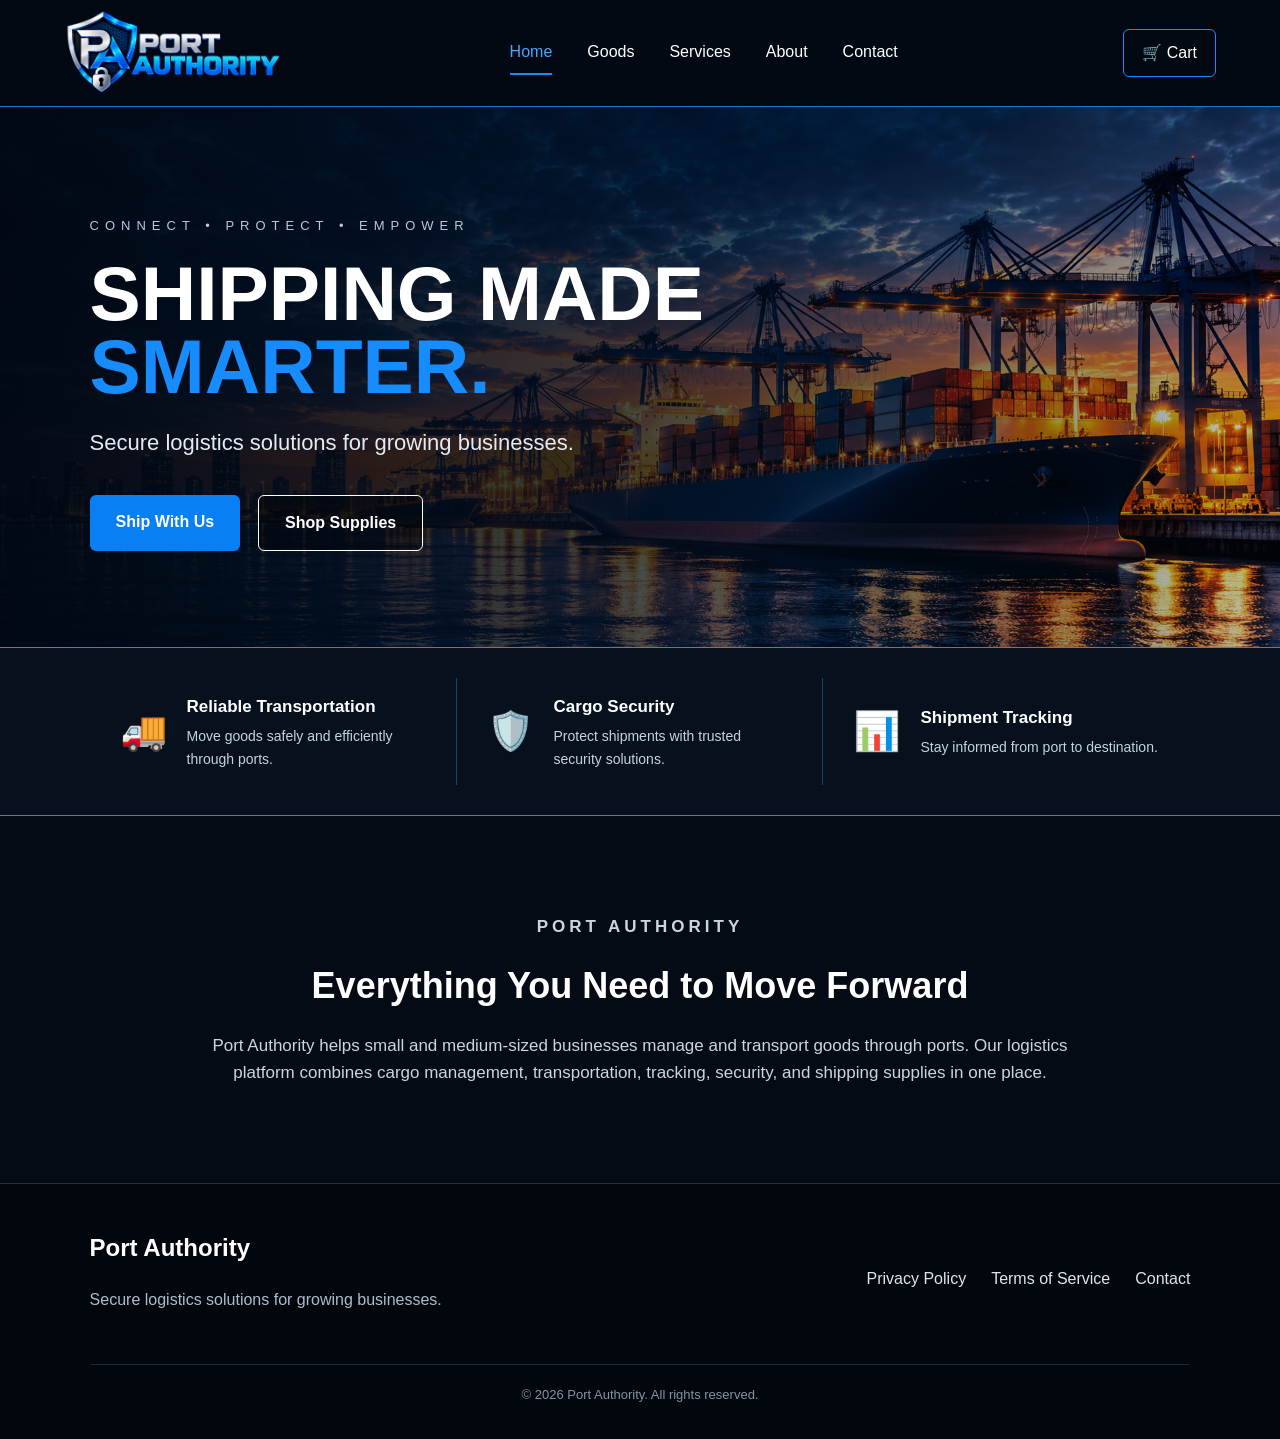
<file: index.html>
<!DOCTYPE html>
<html lang="en">

<head>
    <meta charset="UTF-8">
    <meta name="viewport"
          content="width=device-width, initial-scale=1.0">

    <meta name="description"
          content="Port Authority provides secure cargo transportation, shipment management, tracking, and shipping supplies for businesses.">

    <title>Port Authority | Secure Logistics Solutions</title>
    <link rel="stylesheet" href="styles.css">
</head>

<body>

    <!-- HEADER / NAVIGATION -->
    <header class="site-header">

        <a href="index.html" class="logo-link"
           aria-label="Port Authority home">
            <img src="images/logo.png"
                 alt="Port Authority"
                 class="logo">
        </a>

        <nav aria-label="Main navigation">
            <a href="index.html" class="active"
               aria-current="page">Home</a>
            <a href="goods.html">Goods</a>
            <a href="services.html">Services</a>
            <a href="about.html">About</a>
            <a href="contact.html">Contact</a>
        </nav>

        <a href="cart.html" class="cart-button">
            🛒 Cart
        </a>

    </header>

    <main>

        
        <section class="hero">

            <div class="hero-overlay">
                <div class="hero-content">

                    <p class="hero-tagline">
                        CONNECT • PROTECT • EMPOWER
                    </p>

                    <h1>
                        SHIPPING MADE
                        <span>SMARTER.</span>
                    </h1>

                    <p class="hero-description">
                        Secure logistics solutions for
                        growing businesses.
                    </p>

                    <div class="hero-buttons">
                        <a href="services.html"
                           class="button primary-button">
                            Ship With Us
                        </a>

                        <a href="goods.html"
                           class="button secondary-button">
                            Shop Supplies
                        </a>
                    </div>

                </div>
            </div>

        </section>

        <!-- FEATURES -->
        <section class="features"
                 aria-labelledby="features-heading">

            <h2 id="features-heading" class="sr-only">
                Port Authority Benefits
            </h2>

            <article class="feature">
                <div class="feature-icon" aria-hidden="true">
                    🚚
                </div>

                <div>
                    <h3>Reliable Transportation</h3>
                    <p>
                        Move goods safely and efficiently
                        through ports.
                    </p>
                </div>
            </article>

            <article class="feature">
                <div class="feature-icon" aria-hidden="true">
                    🛡️
                </div>

                <div>
                    <h3>Cargo Security</h3>
                    <p>
                        Protect shipments with trusted
                        security solutions.
                    </p>
                </div>
            </article>

            <article class="feature">
                <div class="feature-icon" aria-hidden="true">
                    📊
                </div>

                <div>
                    <h3>Shipment Tracking</h3>
                    <p>
                        Stay informed from port
                        to destination.
                    </p>
                </div>
            </article>

        </section>

        <!-- ABOUT / INTRODUCTION -->
        <section class="intro">

            <p class="section-label">
                PORT AUTHORITY
            </p>

            <h2>
                Everything You Need to Move Forward
            </h2>

            <p>
                Port Authority helps small and medium-sized
                businesses manage and transport goods through
                ports. Our logistics platform combines cargo
                management, transportation, tracking, security,
                and shipping supplies in one place.
            </p>

        </section>

    </main>

    <!-- FOOTER -->
    <footer>

        <div class="footer-content">

            <div>
                <h2>Port Authority</h2>
                <p>
                    Secure logistics solutions for
                    growing businesses.
                </p>
            </div>

            <div class="footer-links">
                <a href="privacy.html">Privacy Policy</a>
                <a href="terms.html">Terms of Service</a>
                <a href="contact.html">Contact</a>
            </div>

        </div>

        <p class="copyright">
            &copy; 2026 Port Authority. All rights reserved.
        </p>

    </footer>

</body>
</html>
</file>
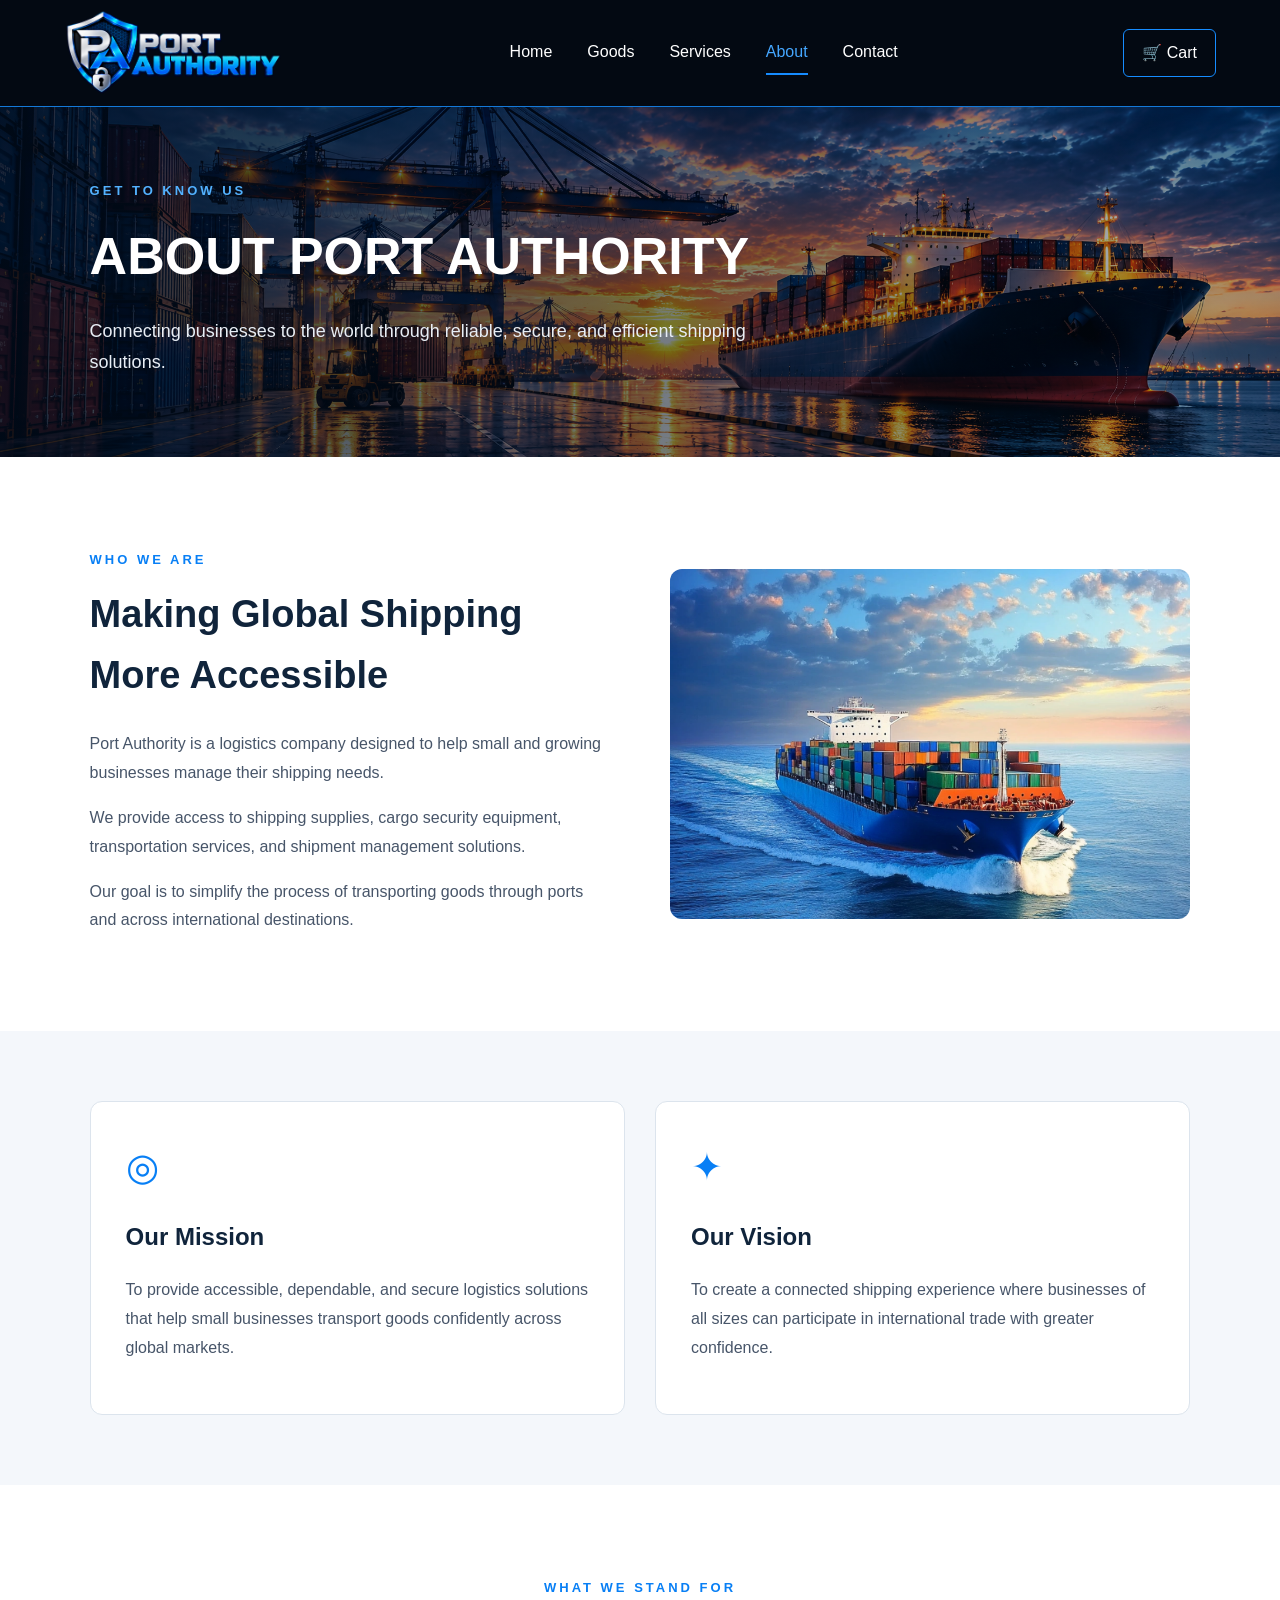
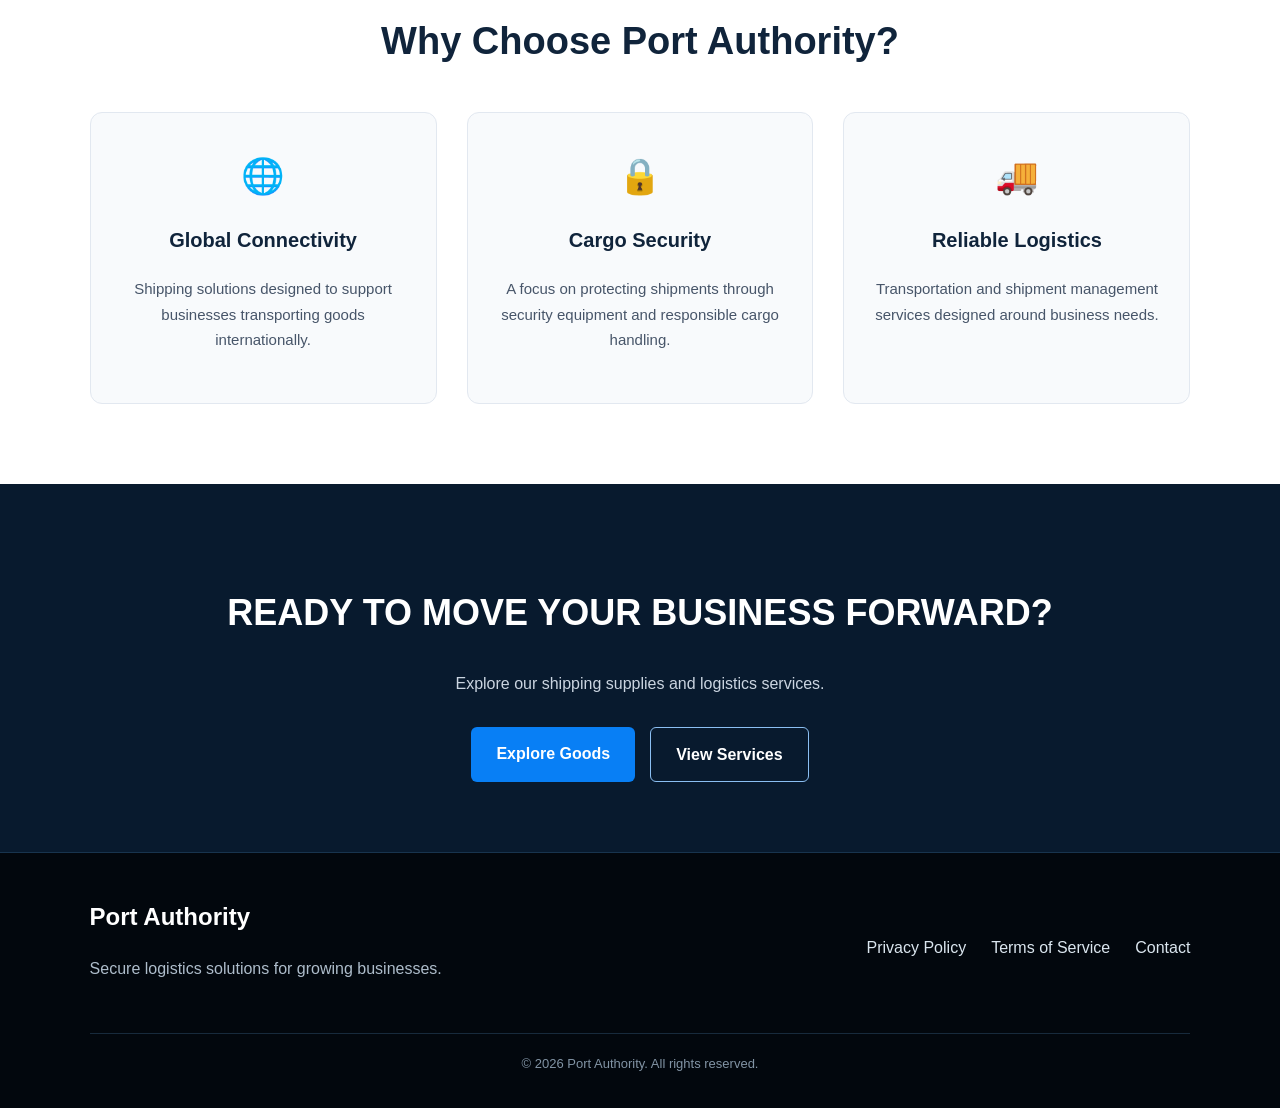
<file: about.html>
<!DOCTYPE html>
<html lang="en">

<head>
    <meta charset="UTF-8">
    <meta name="viewport"
          content="width=device-width, initial-scale=1.0">

    <title>About Us | Port Authority</title>
    <link rel="stylesheet" href="styles.css">
</head>

<body>

    <!-- NAVIGATION BAR -->
    <header class="site-header">

        <a href="index.html" class="logo-link"
           aria-label="Port Authority Home">
            <img src="images/logo.png"
                 alt="Port Authority Logo"
                 class="logo">
        </a>

        <nav aria-label="Main navigation">
            <a href="index.html">Home</a>
            <a href="goods.html">Goods</a>
            <a href="services.html">Services</a>
            <a href="about.html"
               class="active"
               aria-current="page">About</a>
            <a href="contact.html">Contact</a>
        </nav>

        <a href="cart.html" class="cart-button">
            🛒 Cart
        </a>

    </header>

    <main>

        <!-- ABOUT BANNER -->
        <section class="about-hero">

            <div class="about-hero-content">

                <p>GET TO KNOW US</p>

                <h1>ABOUT PORT AUTHORITY</h1>

                <p class="about-hero-description">
                    Connecting businesses to the world
                    through reliable, secure, and
                    efficient shipping solutions.
                </p>

            </div>

        </section>

        <!-- WHO WE ARE -->
        <section class="about-intro">

            <div class="about-intro-container">

                <div class="about-intro-text">

                    <p class="about-section-label">
                        WHO WE ARE
                    </p>

                    <h2>
                        Making Global Shipping
                        More Accessible
                    </h2>

                    <p>
                        Port Authority is a logistics
                        company designed to help small
                        and growing businesses manage
                        their shipping needs.
                    </p>

                    <p>
                        We provide access to shipping
                        supplies, cargo security
                        equipment, transportation
                        services, and shipment
                        management solutions.
                    </p>

                    <p>
                        Our goal is to simplify the
                        process of transporting goods
                        through ports and across
                        international destinations.
                    </p>

                </div>

                <div class="about-intro-image">
                    <img src="images/about-port.png"
                         alt="Shipping containers at an international port">
                </div>

            </div>

        </section>

        <!-- MISSION AND VISION -->
        <section class="about-mission">

            <div class="about-mission-container">

                <div class="about-mission-card">

                    <div class="about-card-icon"
                         aria-hidden="true">◎</div>

                    <h2>Our Mission</h2>

                    <p>
                        To provide accessible,
                        dependable, and secure
                        logistics solutions that
                        help small businesses
                        transport goods confidently
                        across global markets.
                    </p>

                </div>

                <div class="about-mission-card">

                    <div class="about-card-icon"
                         aria-hidden="true">✦</div>

                    <h2>Our Vision</h2>

                    <p>
                        To create a connected
                        shipping experience where
                        businesses of all sizes
                        can participate in
                        international trade
                        with greater confidence.
                    </p>

                </div>

            </div>

        </section>

        <!-- WHY CHOOSE US -->
        <section class="about-values">

            <div class="about-values-container">

                <p class="about-section-label">
                    WHAT WE STAND FOR
                </p>

                <h2>Why Choose Port Authority?</h2>

                <div class="about-values-grid">

                    <article class="about-value-card">

                        <div class="about-value-icon"
                             aria-hidden="true">🌐</div>

                        <h3>Global Connectivity</h3>

                        <p>
                            Shipping solutions designed
                            to support businesses
                            transporting goods
                            internationally.
                        </p>

                    </article>

                    <article class="about-value-card">

                        <div class="about-value-icon"
                             aria-hidden="true">🔒</div>

                        <h3>Cargo Security</h3>

                        <p>
                            A focus on protecting
                            shipments through
                            security equipment
                            and responsible
                            cargo handling.
                        </p>

                    </article>

                    <article class="about-value-card">

                        <div class="about-value-icon"
                             aria-hidden="true">🚚</div>

                        <h3>Reliable Logistics</h3>

                        <p>
                            Transportation and
                            shipment management
                            services designed
                            around business needs.
                        </p>

                    </article>

                </div>

            </div>

        </section>

        <!-- CALL TO ACTION -->
        <section class="about-cta">

            <h2>
                READY TO MOVE YOUR BUSINESS FORWARD?
            </h2>

            <p>
                Explore our shipping supplies
                and logistics services.
            </p>

            <div class="about-cta-buttons">

                <a href="goods.html"
                   class="about-cta-primary">
                    Explore Goods
                </a>

                <a href="services.html"
                   class="about-cta-secondary">
                    View Services
                </a>

            </div>

        </section>

    </main>

    <!-- FOOTER -->
    <footer>

        <div class="footer-content">

            <div>
                <h2>Port Authority</h2>
                <p>
                    Secure logistics solutions
                    for growing businesses.
                </p>
            </div>

            <div class="footer-links">
                <a href="privacy.html">Privacy Policy</a>
                <a href="terms.html">Terms of Service</a>
                <a href="contact.html">Contact</a>
            </div>

        </div>

        <p class="copyright">
            &copy; 2026 Port Authority.
            All rights reserved.
        </p>

    </footer>

</body>
</html>
</file>
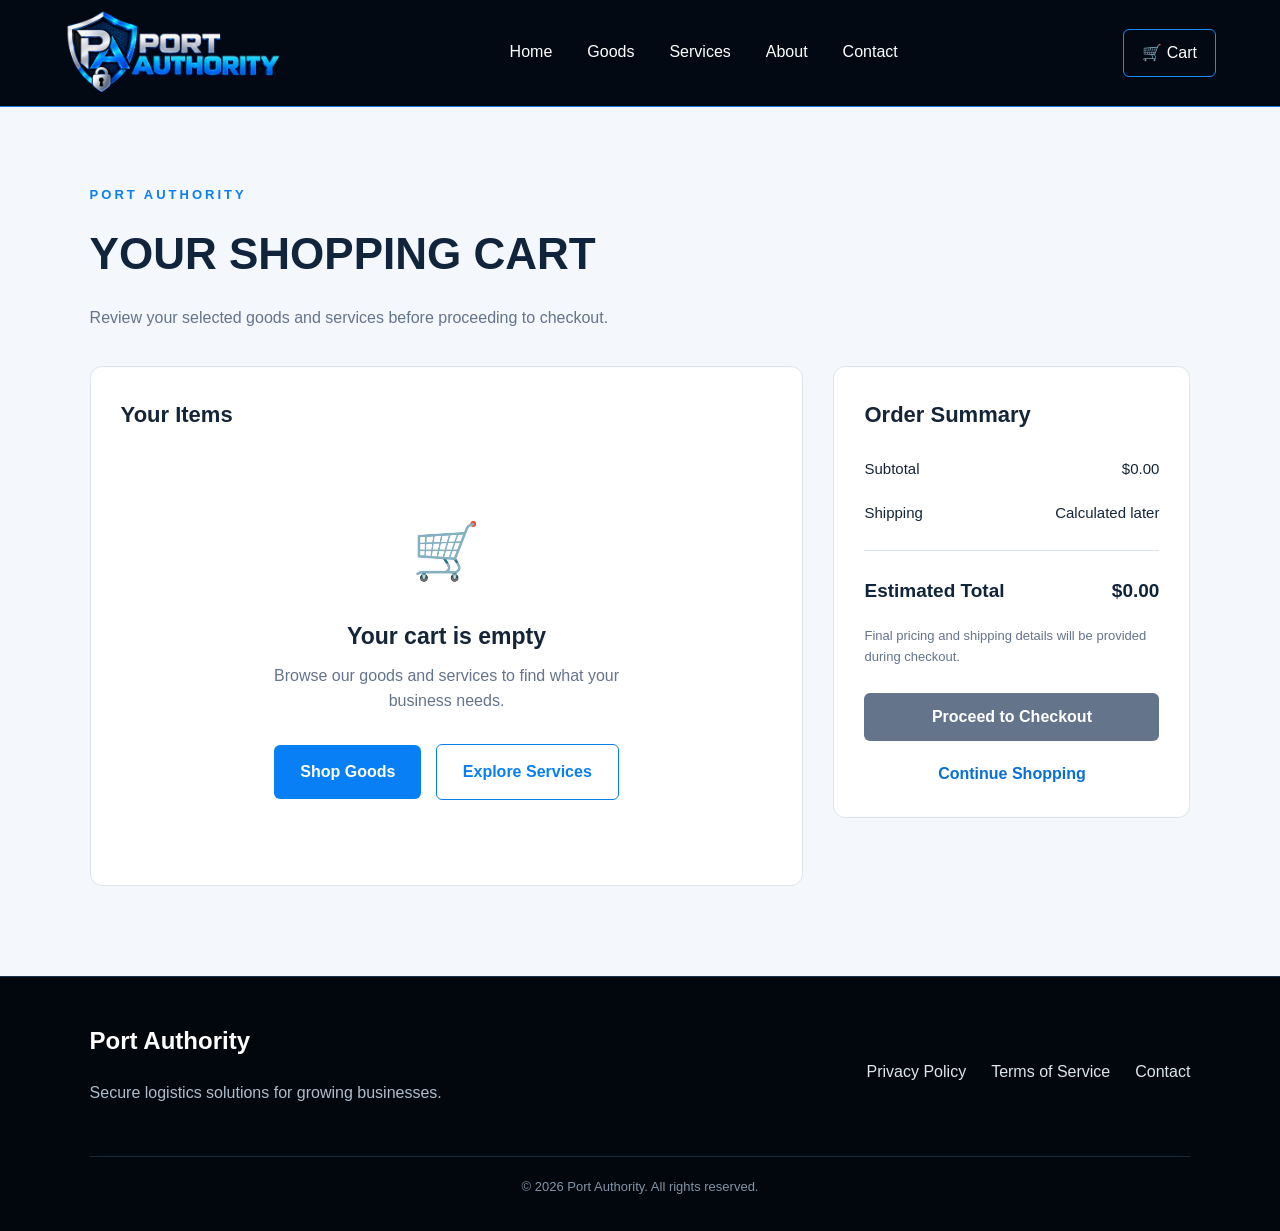
<file: cart.html>
<!DOCTYPE html>
<html lang="en">
<head>
    <meta charset="UTF-8">
    <meta name="viewport"
          content="width=device-width, initial-scale=1.0">

    <title>Shopping Cart | Port Authority</title>
    <link rel="stylesheet" href="styles.css">
</head>

<body>

    <header class="site-header">

        <a href="index.html" class="logo-link"
           aria-label="Port Authority Home">
            <img src="images/logo.png"
                 alt="Port Authority Logo"
                 class="logo">
        </a>

        <nav aria-label="Main navigation">
            <a href="index.html">Home</a>
            <a href="goods.html">Goods</a>
            <a href="services.html">Services</a>
            <a href="about.html">About</a>
            <a href="contact.html">Contact</a>
        </nav>

        <a href="cart.html" class="cart-button"
           aria-current="page">
            🛒 Cart
        </a>

    </header>

    <main class="cart-page">

        <div class="cart-container">

            <div class="cart-heading">
                <p class="cart-label">PORT AUTHORITY</p>
                <h1>YOUR SHOPPING CART</h1>
                <p>
                    Review your selected goods and services
                    before proceeding to checkout.
                </p>
            </div>

            <div class="cart-layout">


                <section class="cart-items"
                         aria-labelledby="items-heading">

                    <h2 id="items-heading">Your Items</h2>

                    <div id="cart-items-list"
                         aria-live="polite">

                        
                        <div class="empty-cart">
                            <div class="empty-cart-icon"
                                 aria-hidden="true">🛒</div>

                            <h3>Your cart is empty</h3>

                            <p>
                                Browse our goods and services
                                to find what your business needs.
                            </p>

                            <a href="goods.html"
                               class="button primary-button">
                                Shop Goods
                            </a>

                            <a href="services.html"
                               class="button cart-outline-button">
                                Explore Services
                            </a>
                        </div>

                    </div>

                </section>

                
                <aside class="cart-summary"
                       aria-labelledby="summary-heading">

                    <h2 id="summary-heading">
                        Order Summary
                    </h2>

                    <div class="summary-line">
                        <span>Subtotal</span>
                        <span id="cart-subtotal">$0.00</span>
                    </div>

                    <div class="summary-line">
                        <span>Shipping</span>
                        <span>Calculated later</span>
                    </div>

                    <hr>

                    <div class="summary-line summary-total">
                        <span>Estimated Total</span>
                        <span id="cart-total">$0.00</span>
                    </div>

                    <p class="summary-note">
                        Final pricing and shipping details
                        will be provided during checkout.
                    </p>

                    <button type="button"
                            class="checkout-button"
                            disabled>
                        Proceed to Checkout
                    </button>

                    <a href="goods.html"
                       class="continue-shopping">
                        Continue Shopping
                    </a>

                </aside>

            </div>

        </div>

    </main>

    
    <footer>

        <div class="footer-content">
            <div>
                <h2>Port Authority</h2>
                <p>
                    Secure logistics solutions
                    for growing businesses.
                </p>
            </div>

            <div class="footer-links">
                <a href="privacy.html">Privacy Policy</a>
                <a href="terms.html">Terms of Service</a>
                <a href="contact.html">Contact</a>
            </div>
        </div>

        <p class="copyright">
            &copy; 2026 Port Authority.
            All rights reserved.
        </p>

    </footer>

</body>
</html>
</file>
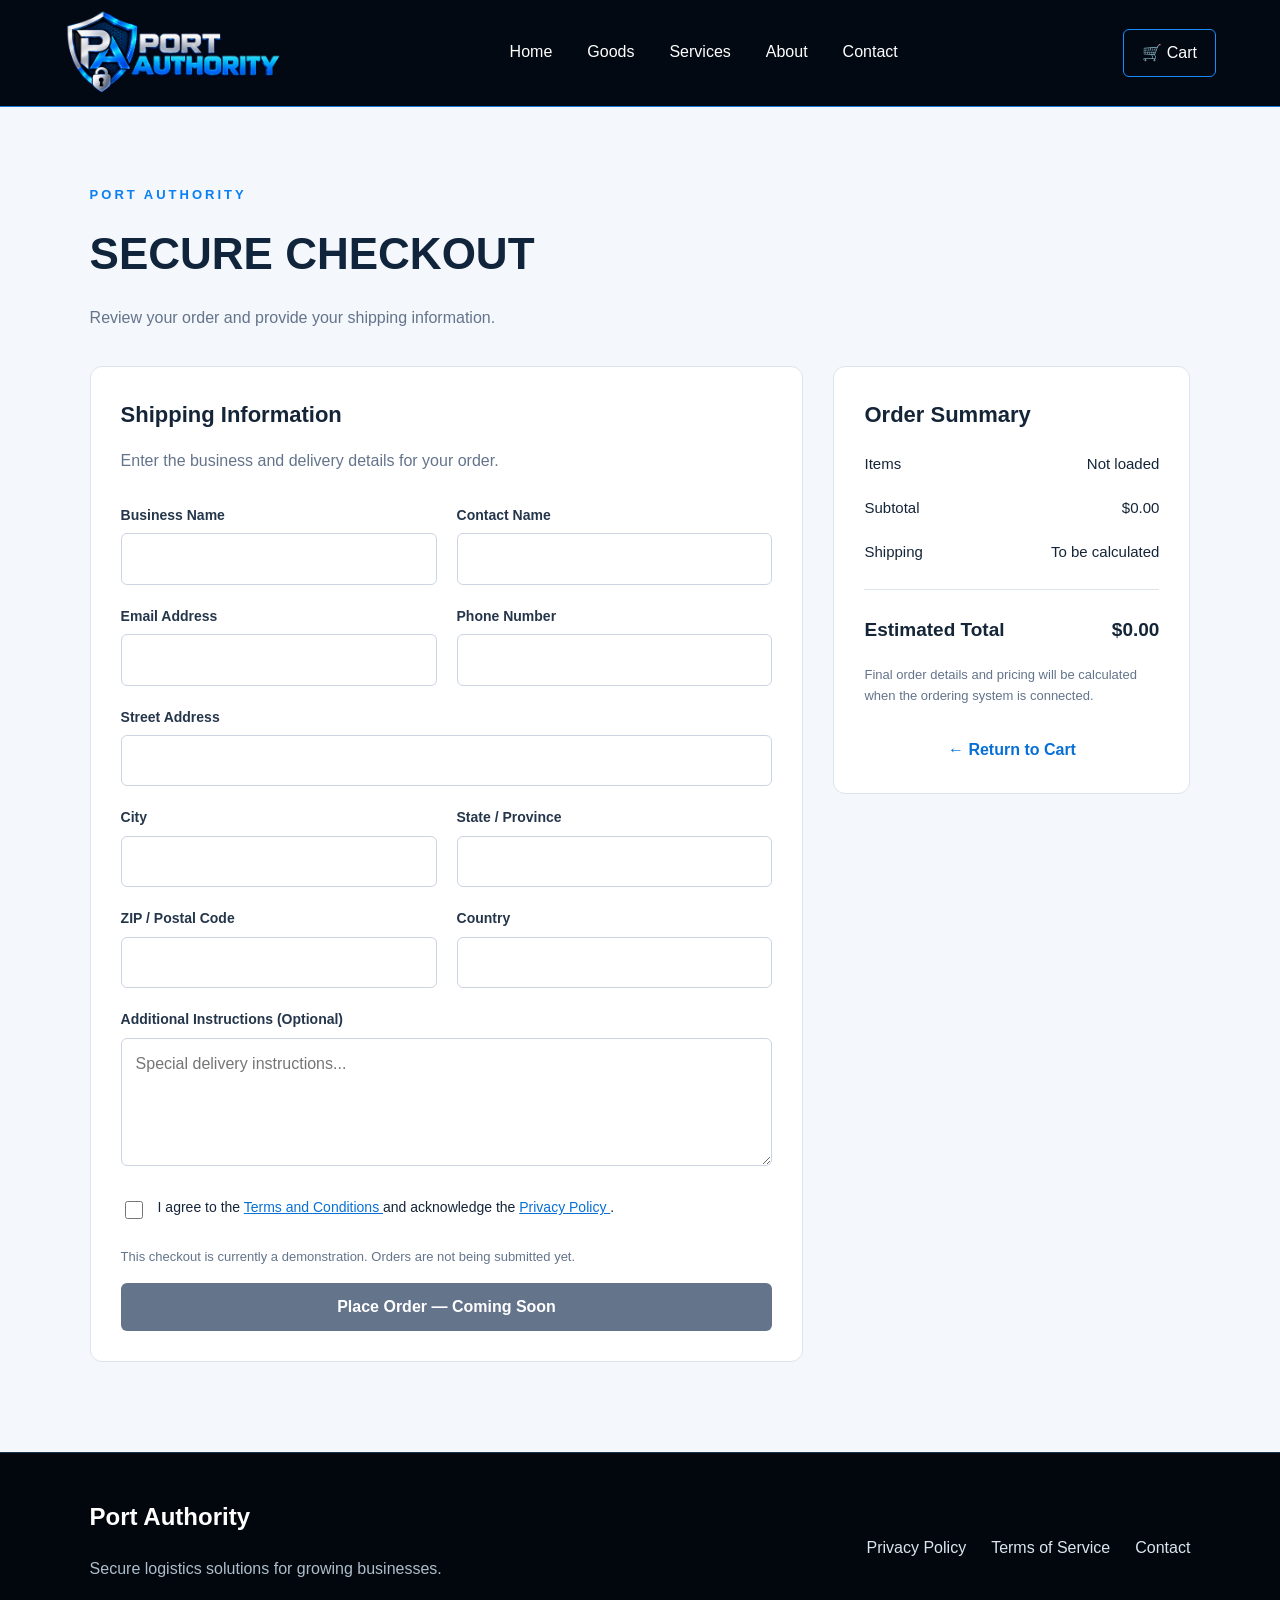
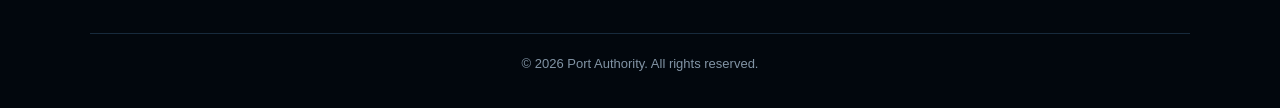
<file: checkout.html>
<!DOCTYPE html>
<html lang="en">

<head>
    <meta charset="UTF-8">
    <meta name="viewport"
          content="width=device-width, initial-scale=1.0">

    <title>Checkout | Port Authority</title>
    <link rel="stylesheet" href="styles.css">
</head>

<body>

    
    <header class="site-header">

        <a href="index.html" class="logo-link"
           aria-label="Port Authority Home">
            <img src="images/logo.png"
                 alt="Port Authority Logo"
                 class="logo">
        </a>

        <nav aria-label="Main navigation">
            <a href="index.html">Home</a>
            <a href="goods.html">Goods</a>
            <a href="services.html">Services</a>
            <a href="about.html">About</a>
            <a href="contact.html">Contact</a>
        </nav>

        <a href="cart.html" class="cart-button">
            🛒 Cart
        </a>

    </header>

    <main class="checkout-page">

        <div class="checkout-container">

            <!-- PAGE HEADING -->
            <div class="checkout-heading">

                <p class="checkout-label">
                    PORT AUTHORITY
                </p>

                <h1>SECURE CHECKOUT</h1>

                <p>
                    Review your order and provide
                    your shipping information.
                </p>

            </div>

            <div class="checkout-layout">

                
                <section class="checkout-form-panel"
                         aria-labelledby="checkout-form-heading">

                    <h2 id="checkout-form-heading">
                        Shipping Information
                    </h2>

                    <p class="checkout-description">
                        Enter the business and delivery
                        details for your order.
                    </p>

                    <form id="checkout-form">

                        <div class="checkout-form-grid">

                            <div class="checkout-field">
                                <label for="business-name">
                                    Business Name
                                </label>
                                <input
                                    type="text"
                                    id="business-name"
                                    name="business_name"
                                    autocomplete="organization"
                                    required>
                            </div>

                            <div class="checkout-field">
                                <label for="contact-name">
                                    Contact Name
                                </label>
                                <input
                                    type="text"
                                    id="contact-name"
                                    name="contact_name"
                                    autocomplete="name"
                                    required>
                            </div>

                            <div class="checkout-field">
                                <label for="email">
                                    Email Address
                                </label>
                                <input
                                    type="email"
                                    id="email"
                                    name="email"
                                    autocomplete="email"
                                    required>
                            </div>

                            <div class="checkout-field">
                                <label for="phone">
                                    Phone Number
                                </label>
                                <input
                                    type="tel"
                                    id="phone"
                                    name="phone"
                                    autocomplete="tel"
                                    required>
                            </div>

                            <div class="checkout-field full-width">
                                <label for="address">
                                    Street Address
                                </label>
                                <input
                                    type="text"
                                    id="address"
                                    name="address"
                                    autocomplete="street-address"
                                    required>
                            </div>

                            <div class="checkout-field">
                                <label for="city">
                                    City
                                </label>
                                <input
                                    type="text"
                                    id="city"
                                    name="city"
                                    autocomplete="address-level2"
                                    required>
                            </div>

                            <div class="checkout-field">
                                <label for="state">
                                    State / Province
                                </label>
                                <input
                                    type="text"
                                    id="state"
                                    name="state"
                                    autocomplete="address-level1"
                                    required>
                            </div>

                            <div class="checkout-field">
                                <label for="postal-code">
                                    ZIP / Postal Code
                                </label>
                                <input
                                    type="text"
                                    id="postal-code"
                                    name="postal_code"
                                    autocomplete="postal-code"
                                    required>
                            </div>

                            <div class="checkout-field">
                                <label for="country">
                                    Country
                                </label>
                                <input
                                    type="text"
                                    id="country"
                                    name="country"
                                    autocomplete="country-name"
                                    required>
                            </div>

                            <div class="checkout-field full-width">
                                <label for="order-notes">
                                    Additional Instructions
                                    (Optional)
                                </label>
                                <textarea
                                    id="order-notes"
                                    name="order_notes"
                                    rows="4"
                                    placeholder="Special delivery instructions..."></textarea>
                            </div>

                        </div>

                        <div class="checkout-agreement">
                            <input
                                type="checkbox"
                                id="agree-terms"
                                name="agree_terms"
                                required>

                            <label for="agree-terms">
                                I agree to the
                                <a href="terms.html">
                                    Terms and Conditions
                                </a>
                                and acknowledge the
                                <a href="privacy.html">
                                    Privacy Policy
                                </a>.
                            </label>
                        </div>

                        <p class="checkout-notice">
                            This checkout is currently a
                            demonstration. Orders are not
                            being submitted yet.
                        </p>

                        <button
                            type="submit"
                            class="place-order-button"
                            disabled>
                            Place Order — Coming Soon
                        </button>

                    </form>

                </section>

                
                <aside class="checkout-summary"
                       aria-labelledby="order-summary-heading">

                    <h2 id="order-summary-heading">
                        Order Summary
                    </h2>

                    <div class="checkout-summary-line">
                        <span>Items</span>
                        <span>Not loaded</span>
                    </div>

                    <div class="checkout-summary-line">
                        <span>Subtotal</span>
                        <span>$0.00</span>
                    </div>

                    <div class="checkout-summary-line">
                        <span>Shipping</span>
                        <span>To be calculated</span>
                    </div>

                    <hr>

                    <div class="checkout-summary-line checkout-total">
                        <span>Estimated Total</span>
                        <span>$0.00</span>
                    </div>

                    <p class="checkout-summary-note">
                        Final order details and pricing
                        will be calculated when the
                        ordering system is connected.
                    </p>

                    <a href="cart.html"
                       class="back-to-cart">
                        ← Return to Cart
                    </a>

                </aside>

            </div>

        </div>

    </main>

    
    <footer>

        <div class="footer-content">

            <div>
                <h2>Port Authority</h2>
                <p>
                    Secure logistics solutions
                    for growing businesses.
                </p>
            </div>

            <div class="footer-links">
                <a href="privacy.html">Privacy Policy</a>
                <a href="terms.html">Terms of Service</a>
                <a href="contact.html">Contact</a>
            </div>

        </div>

        <p class="copyright">
            &copy; 2026 Port Authority.
            All rights reserved.
        </p>

    </footer>

</body>
</html>
</file>
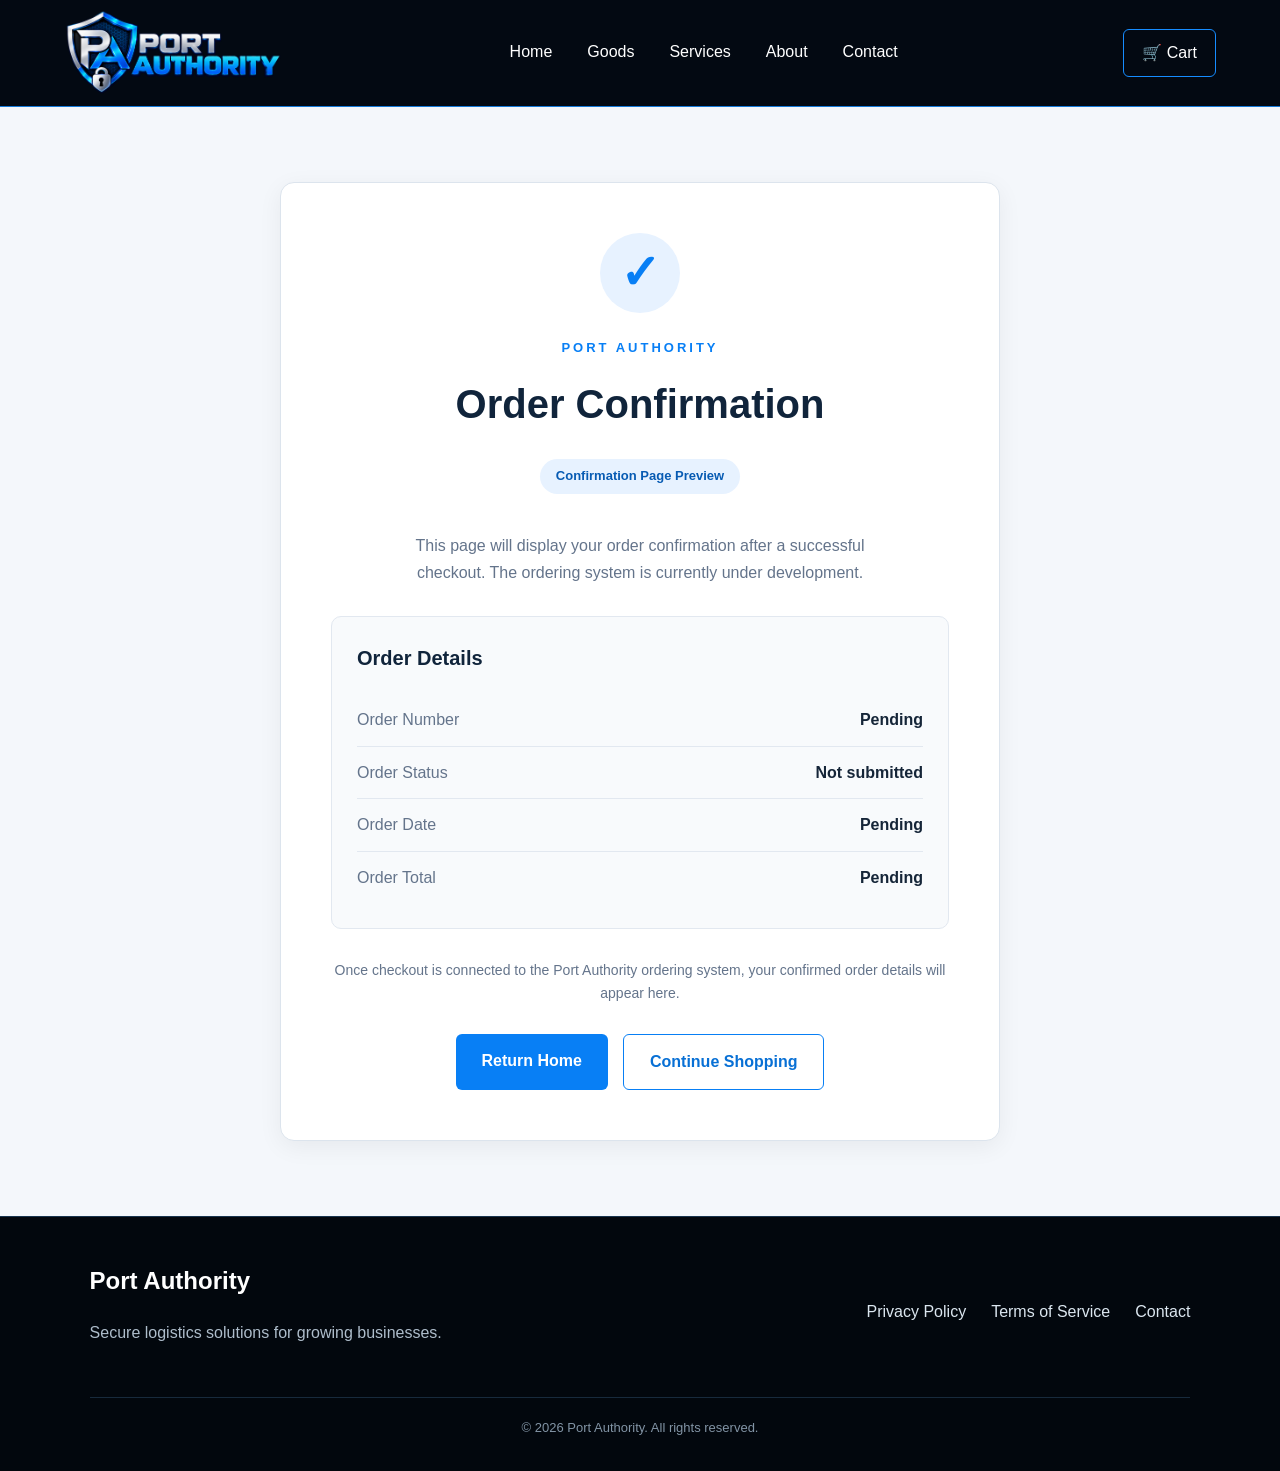
<file: confirmation.html>
<!DOCTYPE html>
<html lang="en">

<head>
    <meta charset="UTF-8">
    <meta name="viewport"
          content="width=device-width, initial-scale=1.0">

    <title>Order Confirmation | Port Authority</title>
    <link rel="stylesheet" href="styles.css">
</head>

<body>

    
    <header class="site-header">

        <a href="index.html" class="logo-link"
           aria-label="Port Authority Home">
            <img src="images/logo.png"
                 alt="Port Authority Logo"
                 class="logo">
        </a>

        <nav aria-label="Main navigation">
            <a href="index.html">Home</a>
            <a href="goods.html">Goods</a>
            <a href="services.html">Services</a>
            <a href="about.html">About</a>
            <a href="contact.html">Contact</a>
        </nav>

        <a href="cart.html" class="cart-button">
            🛒 Cart
        </a>

    </header>

    <main class="confirmation-page">

        <section class="confirmation-card"
                 aria-labelledby="confirmation-heading">

            
            <div class="confirmation-icon"
                 aria-hidden="true">
                ✓
            </div>

            <p class="confirmation-label">
                PORT AUTHORITY
            </p>

            <h1 id="confirmation-heading">
                Order Confirmation
            </h1>

            
            <p class="confirmation-status">
                Confirmation Page Preview
            </p>

            <p class="confirmation-description">
                This page will display your order
                confirmation after a successful
                checkout. The ordering system is
                currently under development.
            </p>

            
            <div class="confirmation-details">

                <h2>Order Details</h2>

                <div class="confirmation-row">
                    <span>Order Number</span>
                    <span>Pending</span>
                </div>

                <div class="confirmation-row">
                    <span>Order Status</span>
                    <span>Not submitted</span>
                </div>

                <div class="confirmation-row">
                    <span>Order Date</span>
                    <span>Pending</span>
                </div>

                <div class="confirmation-row">
                    <span>Order Total</span>
                    <span>Pending</span>
                </div>

            </div>

            <p class="confirmation-note">
                Once checkout is connected to the
                Port Authority ordering system,
                your confirmed order details
                will appear here.
            </p>

            
            <div class="confirmation-buttons">

                <a href="index.html"
                   class="button primary-button">
                    Return Home
                </a>

                <a href="goods.html"
                   class="button confirmation-outline">
                    Continue Shopping
                </a>

            </div>

        </section>

    </main>

    
    <footer>

        <div class="footer-content">

            <div>
                <h2>Port Authority</h2>
                <p>
                    Secure logistics solutions
                    for growing businesses.
                </p>
            </div>

            <div class="footer-links">
                <a href="privacy.html">Privacy Policy</a>
                <a href="terms.html">Terms of Service</a>
                <a href="contact.html">Contact</a>
            </div>

        </div>

        <p class="copyright">
            &copy; 2026 Port Authority.
            All rights reserved.
        </p>

    </footer>

</body>
</html>
</file>
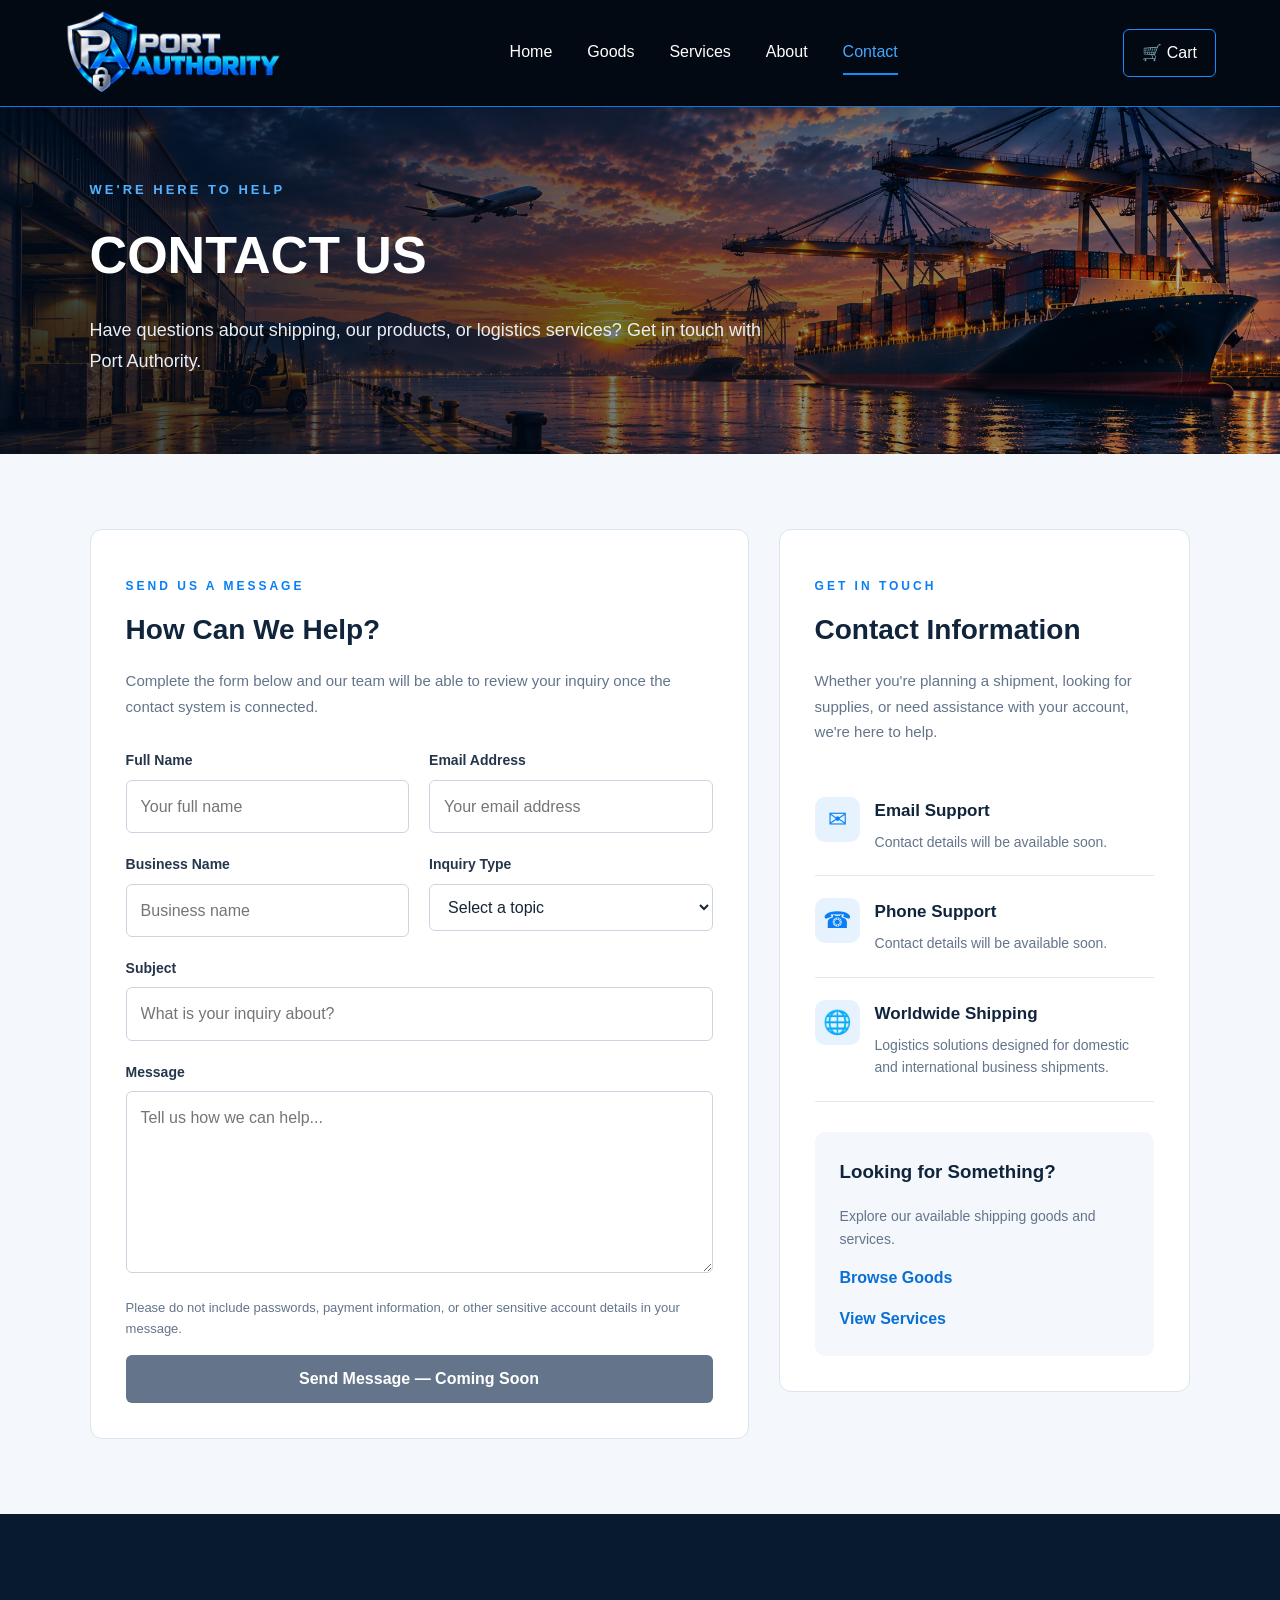
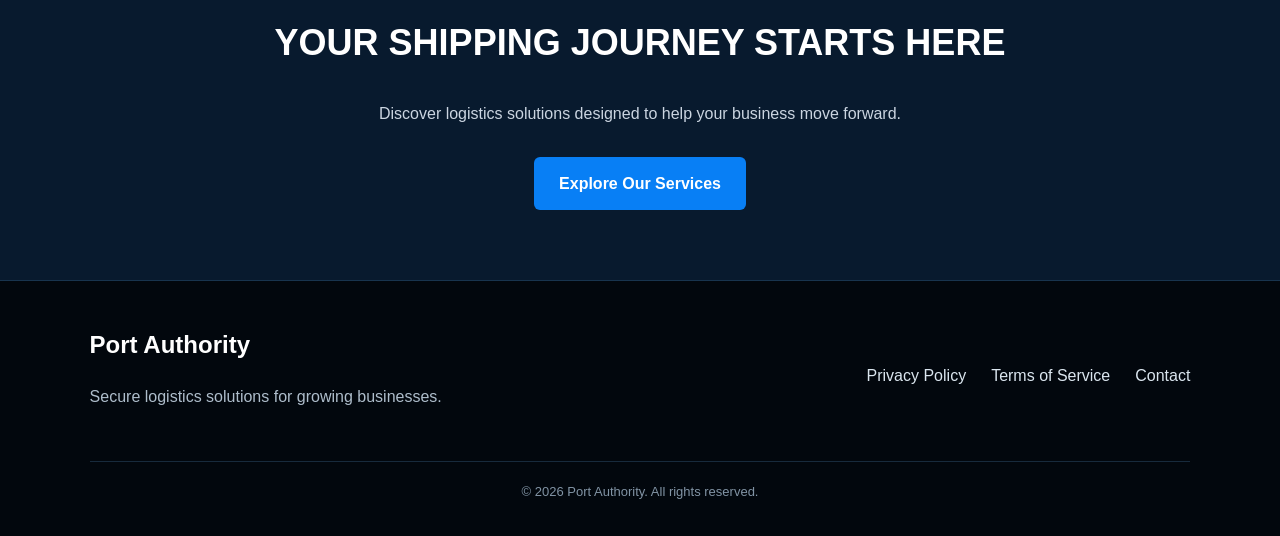
<file: contact.html>
<!DOCTYPE html>
<html lang="en">

<head>
    <meta charset="UTF-8">
    <meta name="viewport"
          content="width=device-width, initial-scale=1.0">

    <title>Contact Us | Port Authority</title>
    <link rel="stylesheet" href="styles.css">
</head>

<body>

    <!-- NAVIGATION BAR -->
    <header class="site-header">

        <a href="index.html" class="logo-link"
           aria-label="Port Authority Home">
            <img src="images/logo.png"
                 alt="Port Authority Logo"
                 class="logo">
        </a>

        <nav aria-label="Main navigation">
            <a href="index.html">Home</a>
            <a href="goods.html">Goods</a>
            <a href="services.html">Services</a>
            <a href="about.html">About</a>
            <a href="contact.html"
               class="active"
               aria-current="page">Contact</a>
        </nav>

        <a href="cart.html" class="cart-button">
            🛒 Cart
        </a>

    </header>

    <main>

        <!-- CONTACT BANNER -->
        <section class="contact-hero">

            <div class="contact-hero-content">

                <p class="contact-hero-label">
                    WE'RE HERE TO HELP
                </p>

                <h1>CONTACT US</h1>

                <p>
                    Have questions about shipping,
                    our products, or logistics services?
                    Get in touch with Port Authority.
                </p>

            </div>

        </section>

        <!-- CONTACT CONTENT -->
        <section class="contact-section">

            <div class="contact-container">

                <!-- CONTACT FORM -->
                <div class="contact-form-panel">

                    <p class="contact-label">
                        SEND US A MESSAGE
                    </p>

                    <h2>How Can We Help?</h2>

                    <p class="contact-description">
                        Complete the form below and our
                        team will be able to review
                        your inquiry once the contact
                        system is connected.
                    </p>

                    <form id="contact-form">

                        <div class="contact-form-grid">

                            <div class="contact-field">
                                <label for="contact-name">
                                    Full Name
                                </label>

                                <input
                                    type="text"
                                    id="contact-name"
                                    name="full_name"
                                    autocomplete="name"
                                    placeholder="Your full name"
                                    required>
                            </div>

                            <div class="contact-field">
                                <label for="contact-email">
                                    Email Address
                                </label>

                                <input
                                    type="email"
                                    id="contact-email"
                                    name="email"
                                    autocomplete="email"
                                    placeholder="Your email address"
                                    required>
                            </div>

                            <div class="contact-field">
                                <label for="contact-business">
                                    Business Name
                                </label>

                                <input
                                    type="text"
                                    id="contact-business"
                                    name="business_name"
                                    autocomplete="organization"
                                    placeholder="Business name">
                            </div>

                            <div class="contact-field">
                                <label for="contact-topic">
                                    Inquiry Type
                                </label>

                                <select
                                    id="contact-topic"
                                    name="inquiry_type"
                                    required>

                                    <option value="">
                                        Select a topic
                                    </option>

                                    <option value="shipping">
                                        Shipping & Delivery
                                    </option>

                                    <option value="goods">
                                        Shipping Goods
                                    </option>

                                    <option value="services">
                                        Logistics Services
                                    </option>

                                    <option value="account">
                                        Account Assistance
                                    </option>

                                    <option value="orders">
                                        Orders & Shipments
                                    </option>

                                    <option value="general">
                                        General Inquiry
                                    </option>

                                </select>
                            </div>

                            <div class="contact-field full-width">
                                <label for="contact-subject">
                                    Subject
                                </label>

                                <input
                                    type="text"
                                    id="contact-subject"
                                    name="subject"
                                    placeholder="What is your inquiry about?"
                                    required>
                            </div>

                            <div class="contact-field full-width">
                                <label for="contact-message">
                                    Message
                                </label>

                                <textarea
                                    id="contact-message"
                                    name="message"
                                    rows="6"
                                    placeholder="Tell us how we can help..."
                                    required></textarea>
                            </div>

                        </div>

                        <p class="contact-form-note">
                            Please do not include passwords,
                            payment information, or other
                            sensitive account details
                            in your message.
                        </p>

                        <button
                            type="button"
                            class="contact-submit"
                            disabled>
                            Send Message — Coming Soon
                        </button>

                    </form>

                </div>

                <!-- CONTACT INFORMATION -->
                <aside class="contact-info-panel">

                    <p class="contact-label">
                        GET IN TOUCH
                    </p>

                    <h2>Contact Information</h2>

                    <p class="contact-info-intro">
                        Whether you're planning a shipment,
                        looking for supplies, or need
                        assistance with your account,
                        we're here to help.
                    </p>

                    <div class="contact-info-item">

                        <div class="contact-info-icon"
                             aria-hidden="true">
                            ✉
                        </div>

                        <div>
                            <h3>Email Support</h3>
                            <p>
                                Contact details will
                                be available soon.
                            </p>
                        </div>

                    </div>

                    <div class="contact-info-item">

                        <div class="contact-info-icon"
                             aria-hidden="true">
                            ☎
                        </div>

                        <div>
                            <h3>Phone Support</h3>
                            <p>
                                Contact details will
                                be available soon.
                            </p>
                        </div>

                    </div>

                    <div class="contact-info-item">

                        <div class="contact-info-icon"
                             aria-hidden="true">
                            🌐
                        </div>

                        <div>
                            <h3>Worldwide Shipping</h3>
                            <p>
                                Logistics solutions
                                designed for domestic
                                and international
                                business shipments.
                            </p>
                        </div>

                    </div>

                    <!-- HELP LINKS -->
                    <div class="contact-help-box">

                        <h3>Looking for Something?</h3>

                        <p>
                            Explore our available
                            shipping goods and services.
                        </p>

                        <a href="goods.html">
                            Browse Goods
                        </a>

                        <a href="services.html">
                            View Services
                        </a>

                    </div>

                </aside>

            </div>

        </section>

        <!-- BOTTOM CTA -->
        <section class="contact-cta">

            <h2>
                YOUR SHIPPING JOURNEY STARTS HERE
            </h2>

            <p>
                Discover logistics solutions designed
                to help your business move forward.
            </p>

            <a href="services.html"
               class="contact-cta-button">
                Explore Our Services
            </a>

        </section>

    </main>

    <!-- FOOTER -->
    <footer>

        <div class="footer-content">

            <div>
                <h2>Port Authority</h2>
                <p>
                    Secure logistics solutions
                    for growing businesses.
                </p>
            </div>

            <div class="footer-links">
                <a href="privacy.html">Privacy Policy</a>
                <a href="terms.html">Terms of Service</a>
                <a href="contact.html">Contact</a>
            </div>

        </div>

        <p class="copyright">
            &copy; 2026 Port Authority.
            All rights reserved.
        </p>

    </footer>

</body>
</html>
</file>
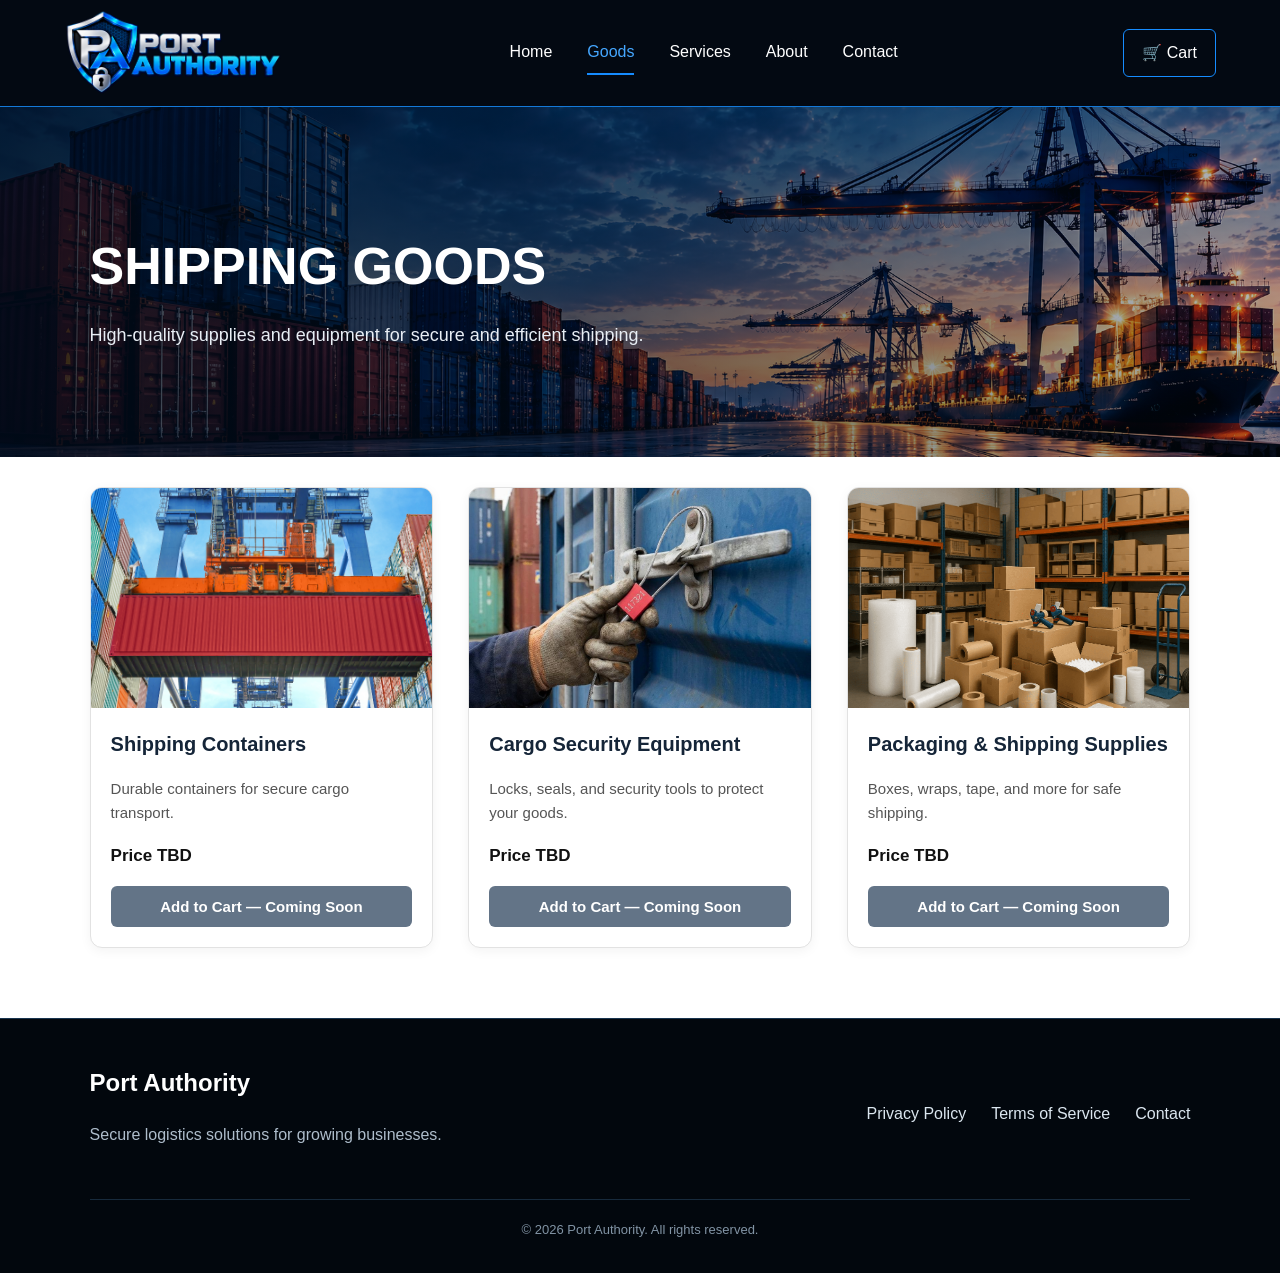
<file: goods.html>
<!DOCTYPE html>
<html lang="en">

<head>
    <meta charset="UTF-8">
    <meta name="viewport"
          content="width=device-width, initial-scale=1.0">

    <title>Goods | Port Authority</title>

    <link rel="stylesheet" href="styles.css">
</head>

<body>

    <header class="site-header">

        <a href="index.html" class="logo-link">
            <img src="images/logo.png"
                 alt="Port Authority Logo"
                 class="logo">
        </a>

        <nav aria-label="Main navigation">
            <a href="index.html">Home</a>

            <a href="goods.html"
               class="active"
               aria-current="page">Goods</a>

            <a href="services.html">Services</a>
            <a href="about.html">About</a>
            <a href="contact.html">Contact</a>
        </nav>

        <a href="cart.html" class="cart-button">
            🛒 Cart
        </a>

    </header>

    <main>

        <section class="goods-hero">

            <div class="goods-hero-content">

                <h1>SHIPPING GOODS</h1>

                <p>
                    High-quality supplies and equipment
                    for secure and efficient shipping.
                </p>

            </div>

        </section>

        <section class="goods-section">

            <div class="goods-grid">

                <article class="goods-card">

                    <img src="images/containers.png"
                         alt="Shipping containers">

                    <div class="goods-card-content">

                        <h2>Shipping Containers</h2>

                        <p>
                            Durable containers for
                            secure cargo transport.
                        </p>

                        <p class="product-price">
                            Price TBD
                        </p>

                        <button type="button" disabled>
                            Add to Cart — Coming Soon
                        </button>

                    </div>

                </article>

                <article class="goods-card">

                    <img src="images/cargo-security.jpg"
                         alt="Cargo security equipment">

                    <div class="goods-card-content">

                        <h2>Cargo Security Equipment</h2>

                        <p>
                            Locks, seals, and security
                            tools to protect your goods.
                        </p>

                        <p class="product-price">
                            Price TBD
                        </p>

                        <button type="button" disabled>
                            Add to Cart — Coming Soon
                        </button>

                    </div>

                </article>

                <article class="goods-card">

                    <img src="images/packaging.png"
                         alt="Packaging supplies">

                    <div class="goods-card-content">

                        <h2>Packaging & Shipping Supplies</h2>

                        <p>
                            Boxes, wraps, tape, and
                            more for safe shipping.
                        </p>

                        <p class="product-price">
                            Price TBD
                        </p>

                        <button type="button" disabled>
                            Add to Cart — Coming Soon
                        </button>

                    </div>

                </article>

            </div>

        </section>

    </main>

    <footer>

        <div class="footer-content">

            <div>
                <h2>Port Authority</h2>
                <p>
                    Secure logistics solutions
                    for growing businesses.
                </p>
            </div>

            <div class="footer-links">
                <a href="privacy.html">Privacy Policy</a>
                <a href="terms.html">Terms of Service</a>
                <a href="contact.html">Contact</a>
            </div>

        </div>

        <p class="copyright">
            &copy; 2026 Port Authority.
            All rights reserved.
        </p>

    </footer>

</body>
</html>
</file>
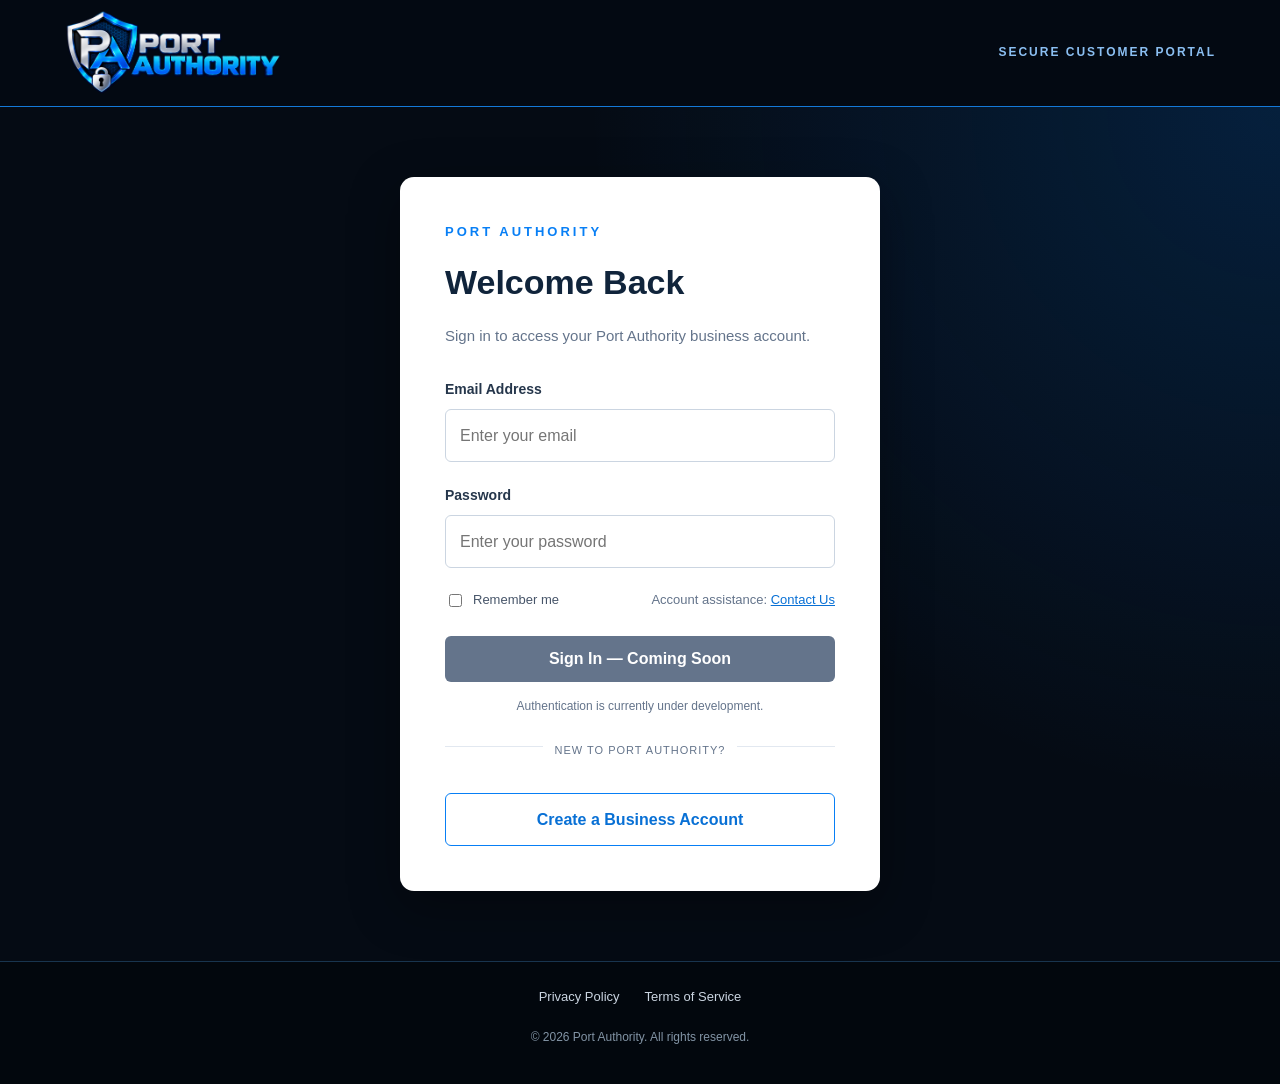
<file: login.html>
<!DOCTYPE html>
<html lang="en">

<head>
    <meta charset="UTF-8">
    <meta name="viewport"
          content="width=device-width, initial-scale=1.0">

    <title>Login | Port Authority</title>
    <link rel="stylesheet" href="styles.css">
</head>

<body>

    <!-- HEADER -->
    <header class="site-header login-header">

        <a href="login.html" class="logo-link"
           aria-label="Port Authority Login">
            <img src="images/logo.png"
                 alt="Port Authority Logo"
                 class="logo">
        </a>

        <span class="login-header-label">
            SECURE CUSTOMER PORTAL
        </span>

    </header>

    <main class="login-page">

        <section class="login-card"
                 aria-labelledby="login-heading">

            <p class="login-label">
                PORT AUTHORITY
            </p>

            <h1 id="login-heading">
                Welcome Back
            </h1>

            <p class="login-description">
                Sign in to access your Port Authority
                business account.
            </p>

            <!-- LOGIN FORM -->
            <form id="login-form">

                <div class="login-field">

                    <label for="login-email">
                        Email Address
                    </label>

                    <input
                        type="email"
                        id="login-email"
                        name="email"
                        placeholder="Enter your email"
                        autocomplete="username"
                        required>

                </div>

                <div class="login-field">

                    <label for="login-password">
                        Password
                    </label>

                    <input
                        type="password"
                        id="login-password"
                        name="password"
                        placeholder="Enter your password"
                        autocomplete="current-password"
                        required>

                </div>

                <div class="login-options">

                    <label class="remember-option">
                        <input type="checkbox"
                               name="remember">
                        Remember me
                    </label>

                    <span class="login-help">
                        Account assistance:
                        <a href="contact.html">Contact Us</a>
                    </span>

                </div>

                <button type="button"
                        class="login-submit"
                        disabled>
                    Sign In — Coming Soon
                </button>

                <p class="login-notice">
                    Authentication is currently
                    under development.
                </p>

            </form>

            <div class="login-divider">
                <span>NEW TO PORT AUTHORITY?</span>
            </div>

            <a href="register.html"
               class="register-link">
                Create a Business Account
            </a>

        </section>

    </main>

    <!-- FOOTER -->
    <footer class="login-footer">

        <div class="login-footer-links">
            <a href="privacy.html">Privacy Policy</a>
            <a href="terms.html">Terms of Service</a>
        </div>

        <p>
            &copy; 2026 Port Authority.
            All rights reserved.
        </p>

    </footer>

</body>
</html>
</file>
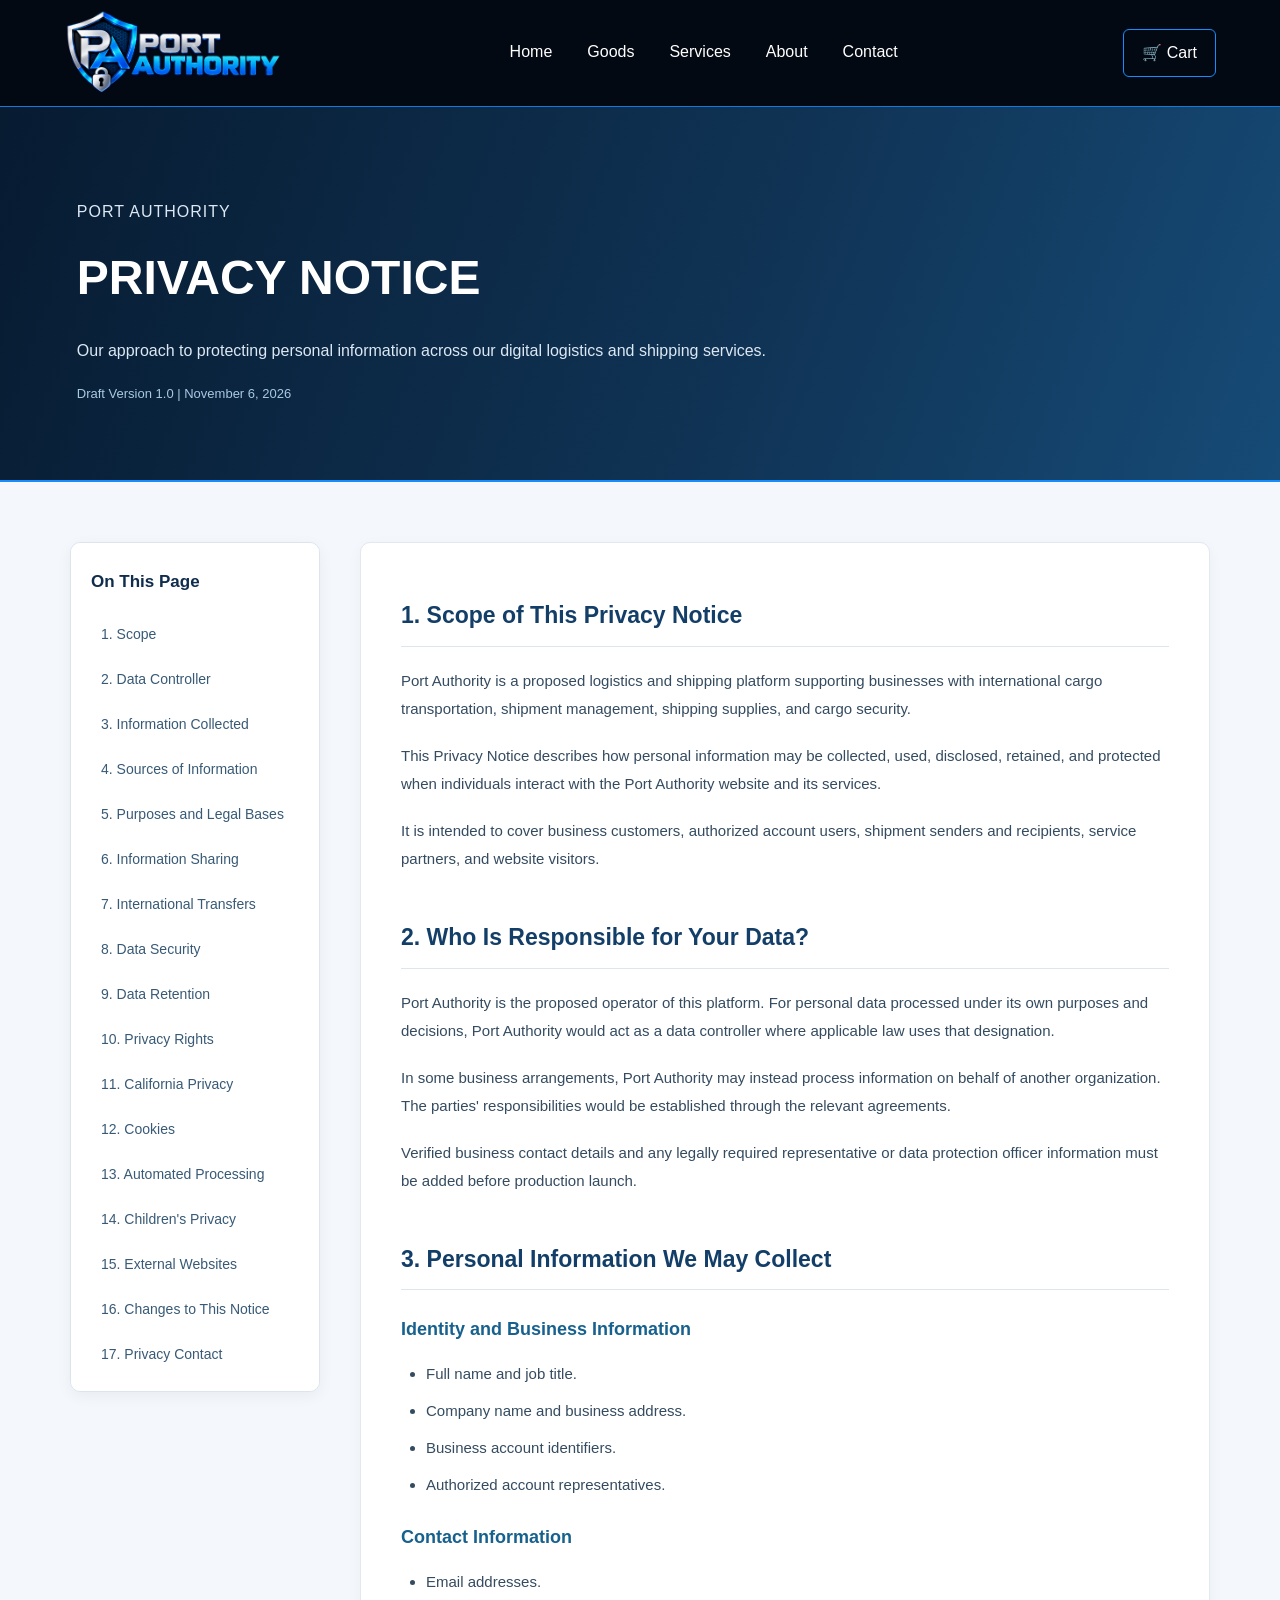
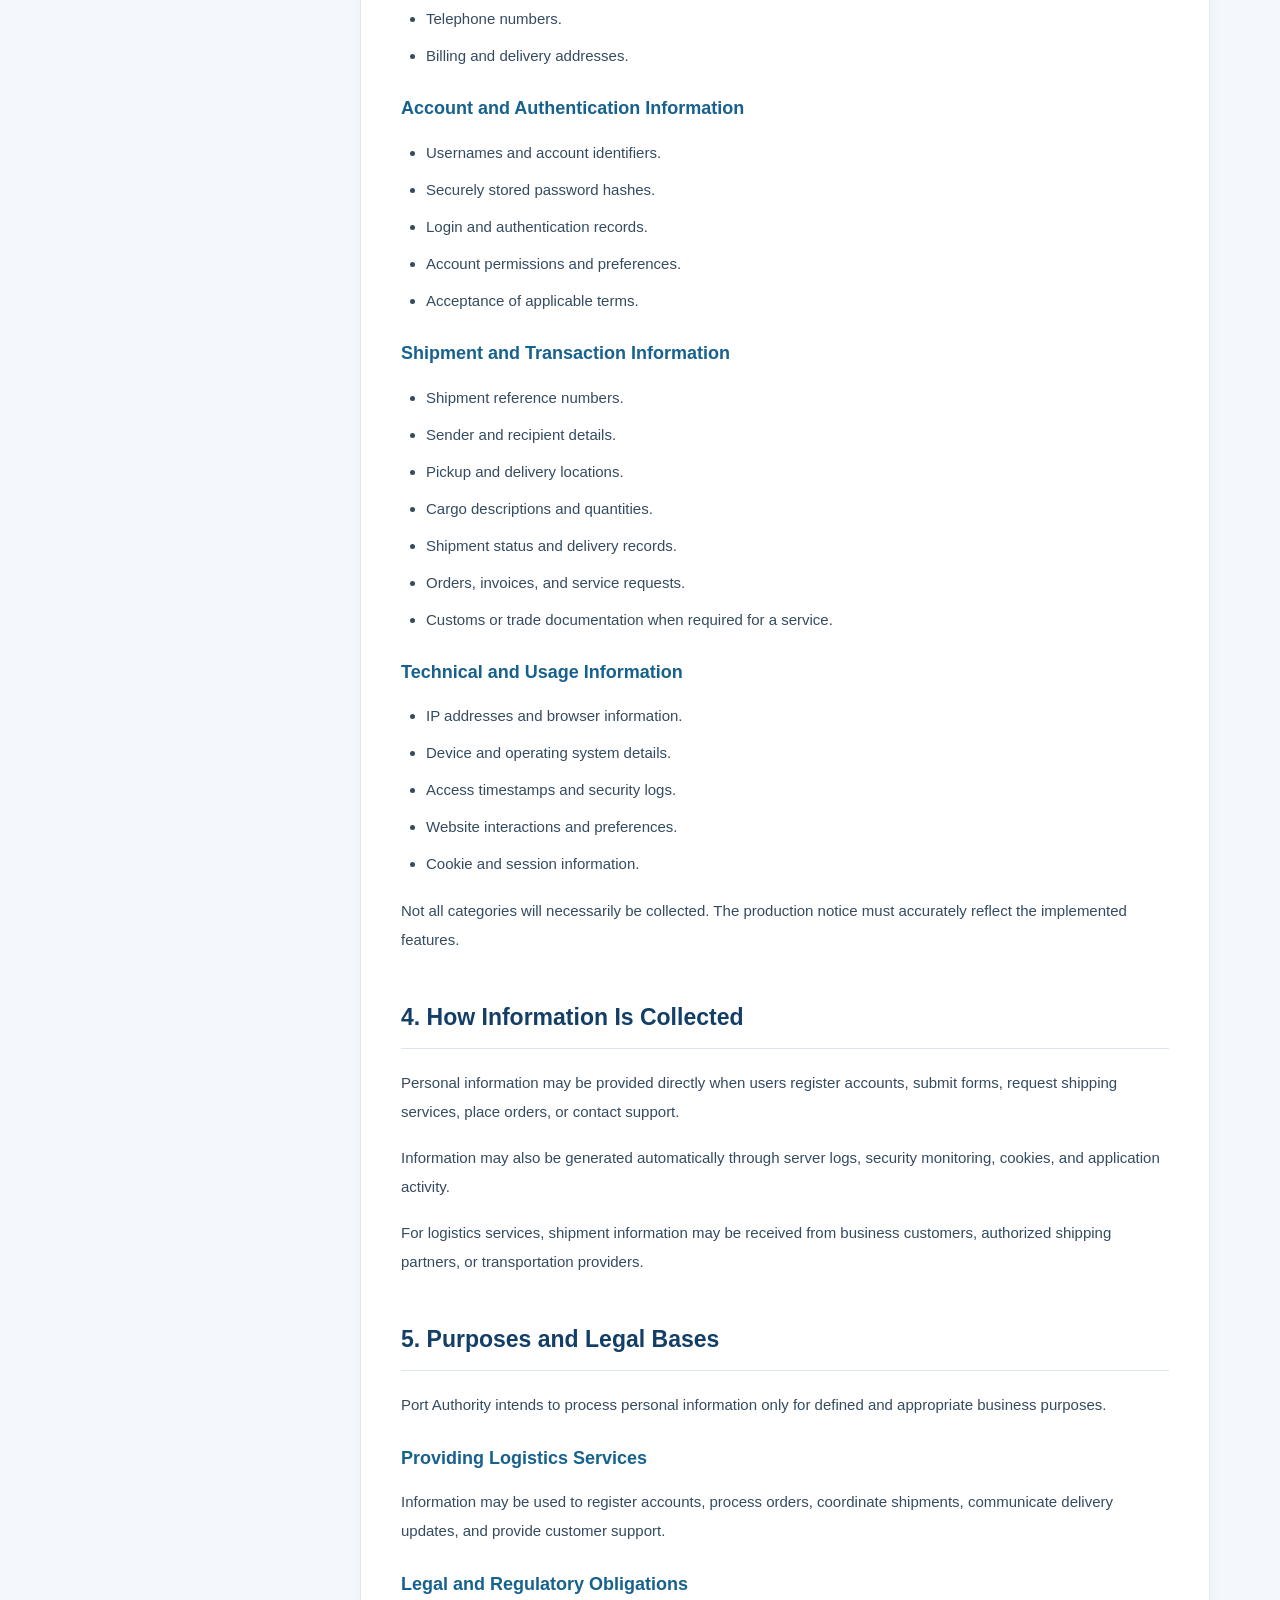
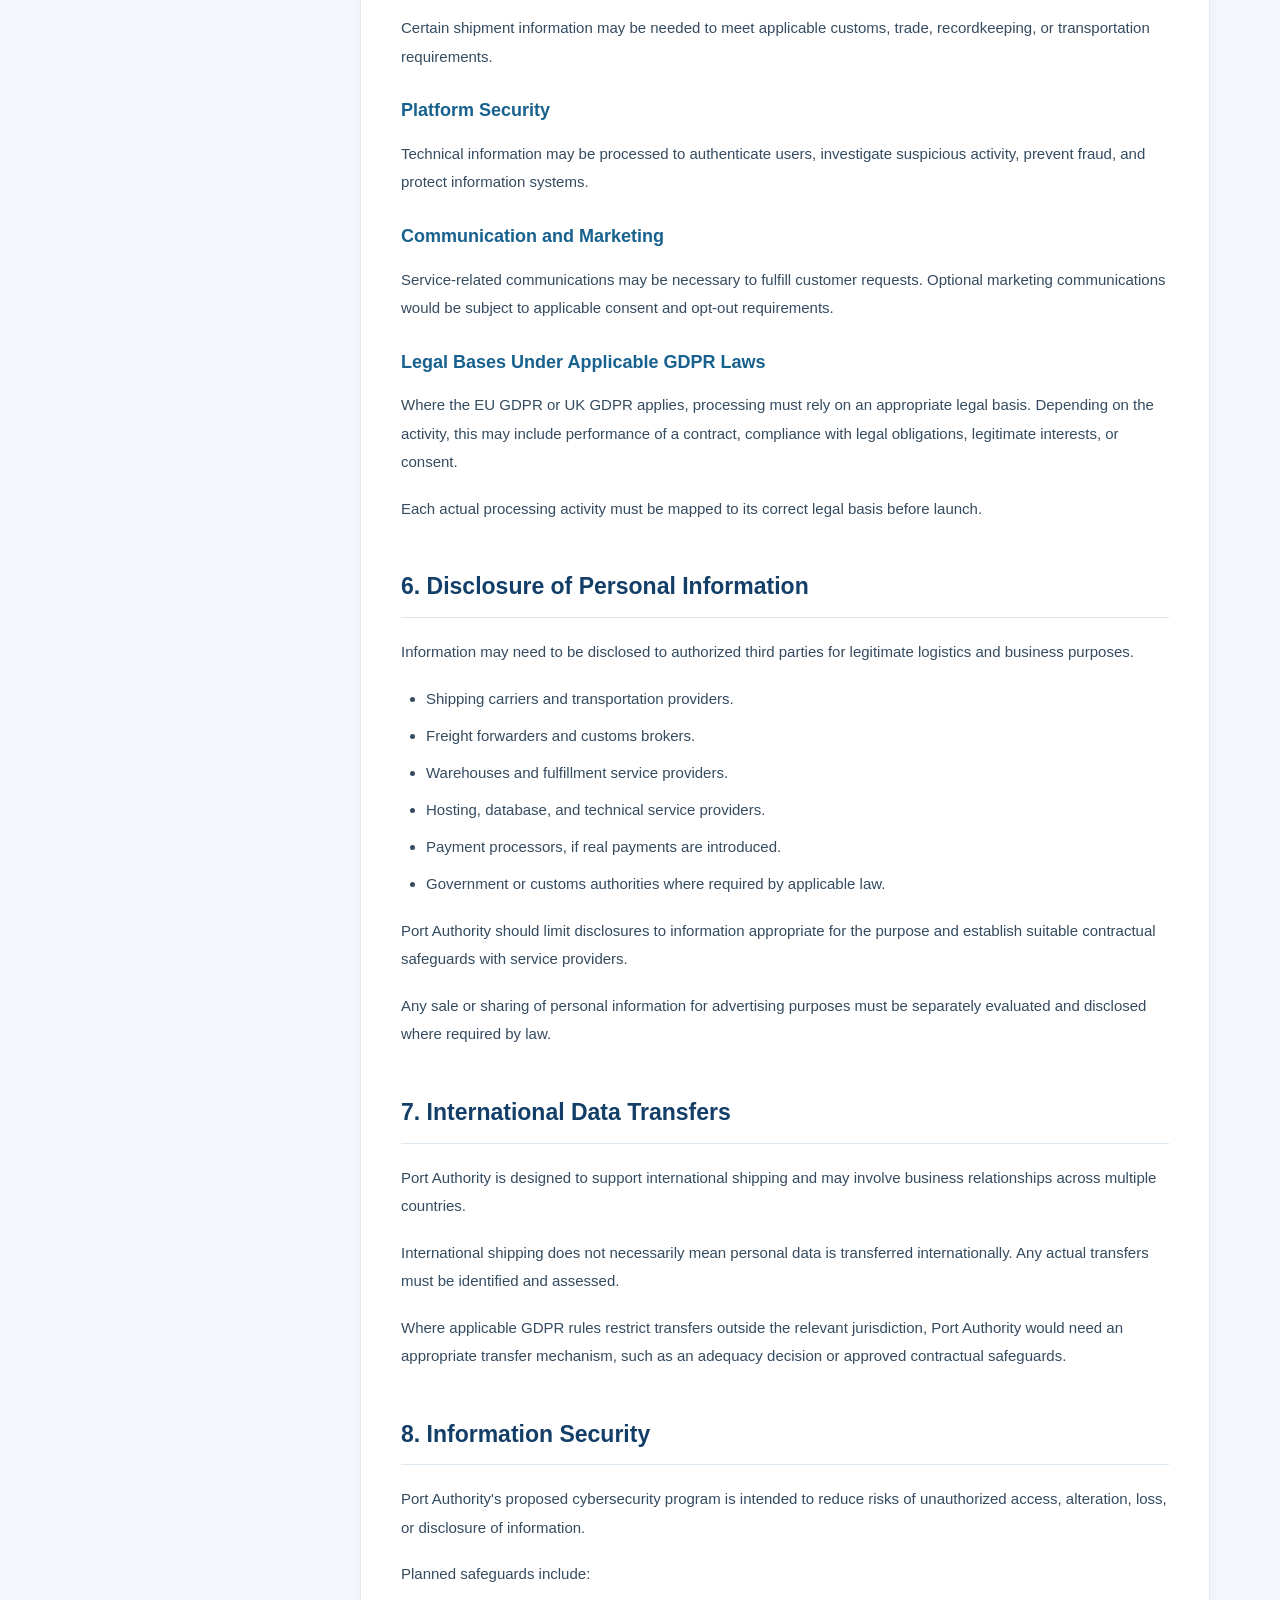
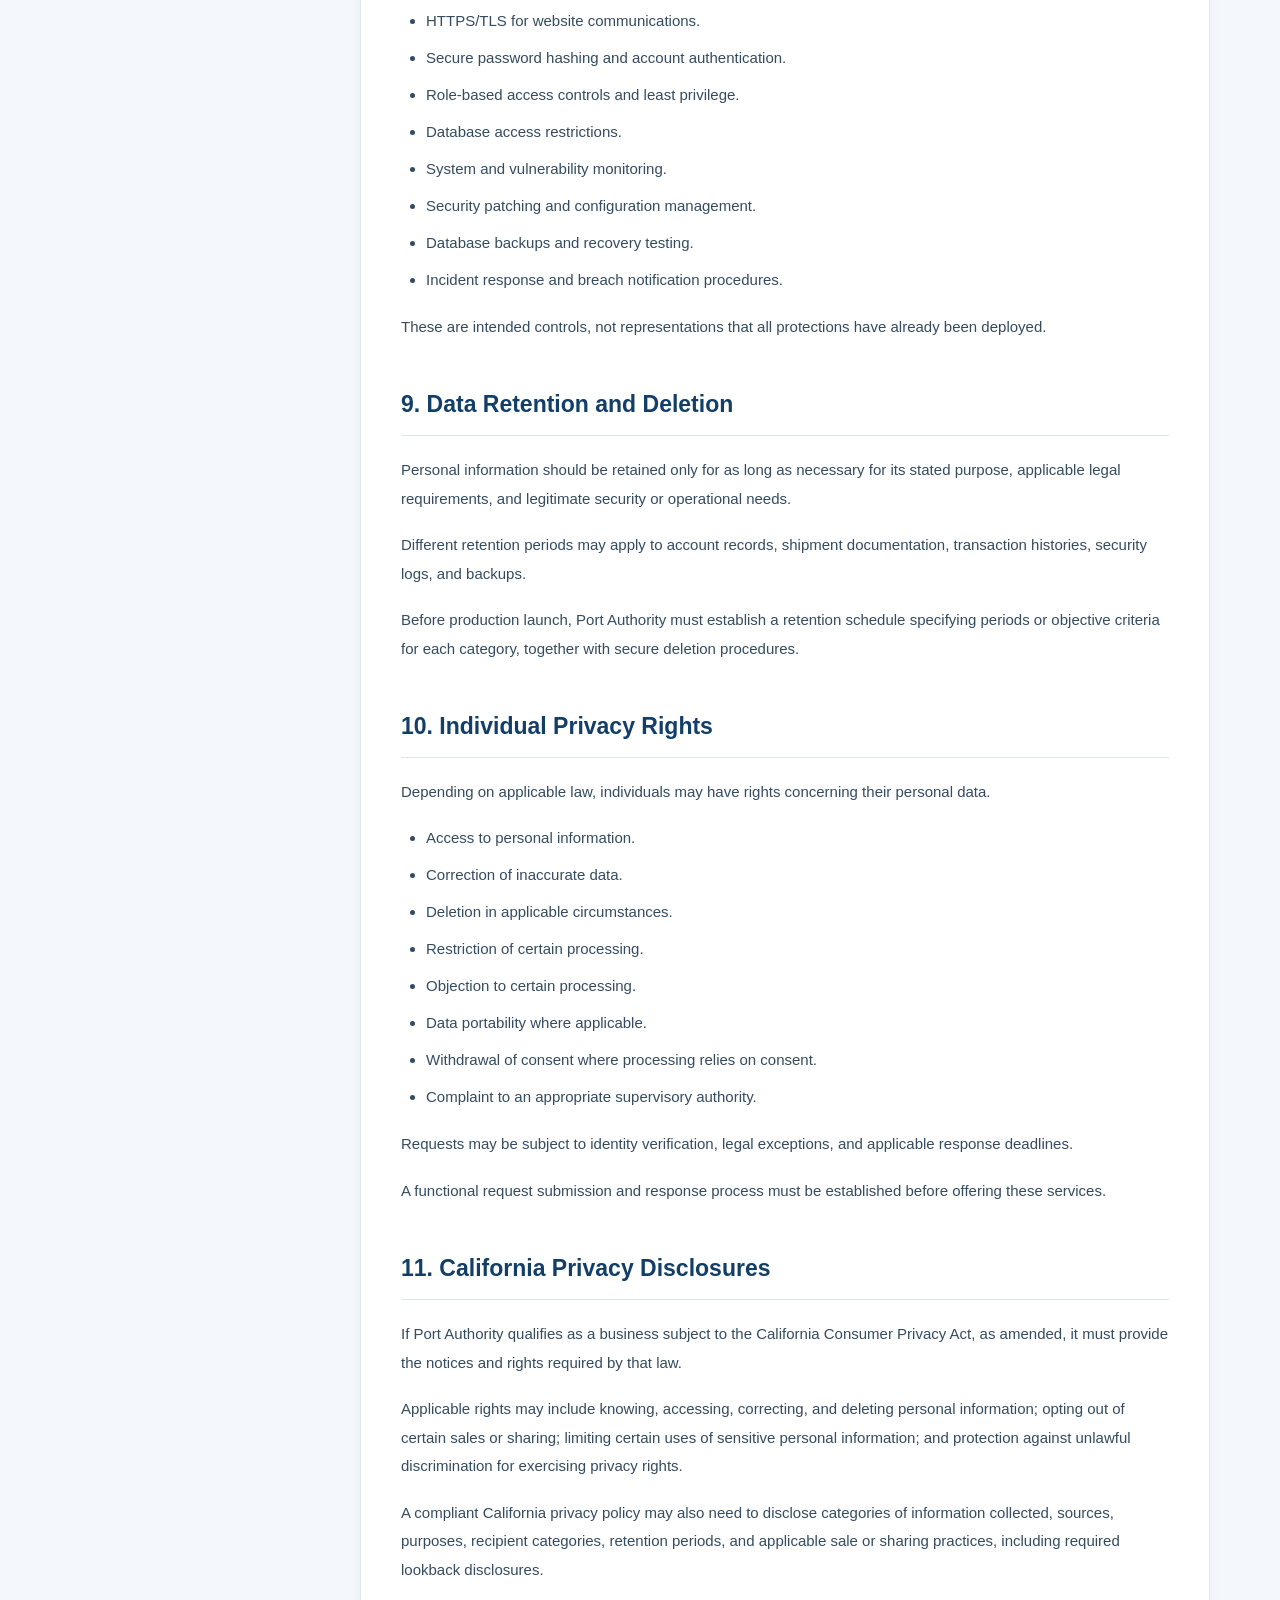
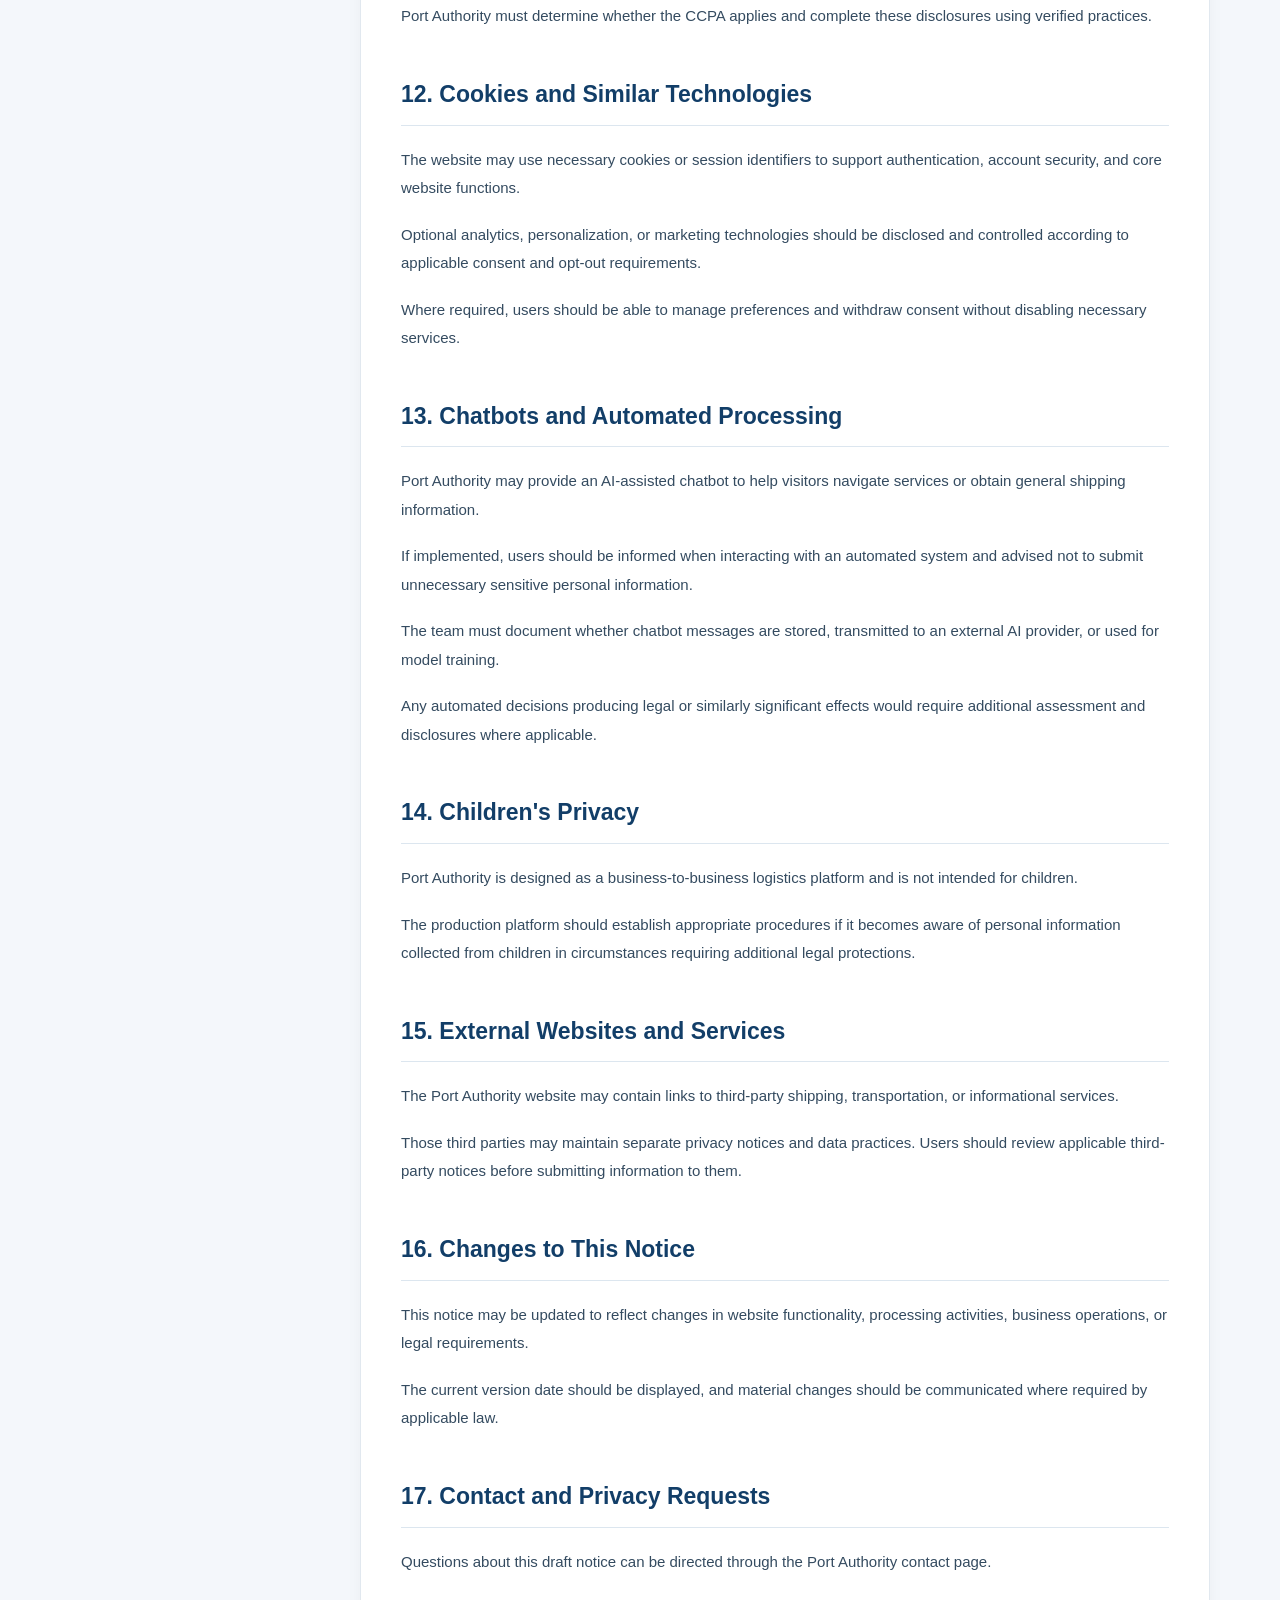
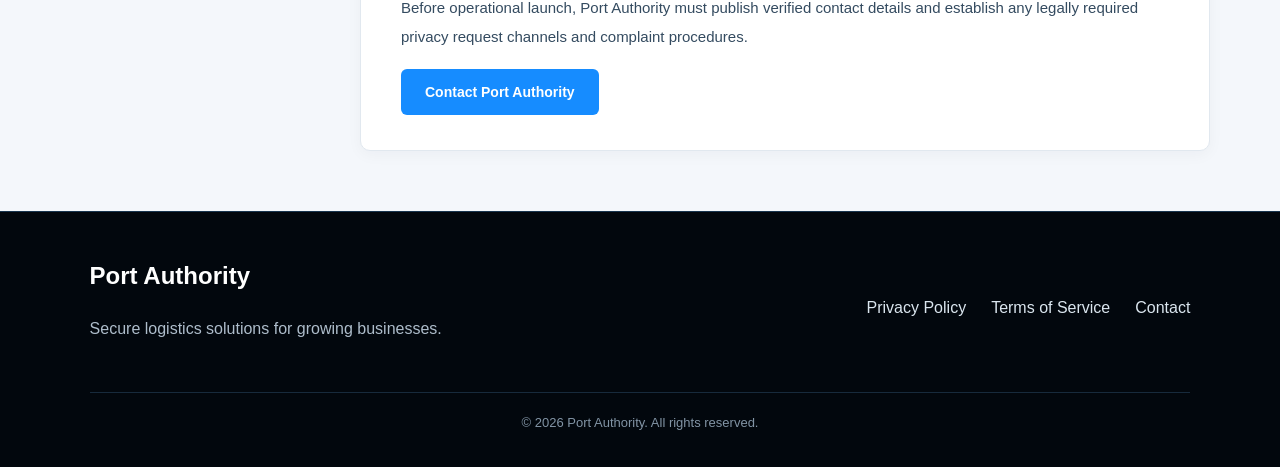
<file: privacy.html>
<!DOCTYPE html>
<html lang="en">
<head>
    <meta charset="UTF-8">
    <meta name="viewport"
          content="width=device-width, initial-scale=1.0">
    <title>Privacy Notice | Port Authority</title>
    <link rel="stylesheet" href="styles.css">
</head>

<body>

<header class="site-header">
    <a href="index.html" class="logo-link">
        <img src="images/logo.png"
             alt="Port Authority Logo"
             class="logo">
    </a>

    <nav aria-label="Main navigation">
        <a href="index.html">Home</a>
        <a href="goods.html">Goods</a>
        <a href="services.html">Services</a>
        <a href="about.html">About</a>
        <a href="contact.html">Contact</a>
    </nav>

    <a href="cart.html" class="cart-button">
        🛒 Cart
    </a>
</header>

<main class="privacy-page">

    <section class="privacy-hero">
        <p class="privacy-label">PORT AUTHORITY</p>
        <h1>PRIVACY NOTICE</h1>
        <p>
            Our approach to protecting personal
            information across our digital
            logistics and shipping services.
        </p>
        <span class="privacy-date">
            Draft Version 1.0 | November 6, 2026
        </span>
    </section>

    <div class="privacy-container">

        <aside class="privacy-sidebar">
            <h2>On This Page</h2>
            <nav aria-label="Privacy notice sections">
                <a href="#scope">1. Scope</a>
                <a href="#controller">2. Data Controller</a>
                <a href="#collection">3. Information Collected</a>
                <a href="#sources">4. Sources of Information</a>
                <a href="#purposes">5. Purposes and Legal Bases</a>
                <a href="#disclosure">6. Information Sharing</a>
                <a href="#transfers">7. International Transfers</a>
                <a href="#protection">8. Data Security</a>
                <a href="#retention">9. Data Retention</a>
                <a href="#rights">10. Privacy Rights</a>
                <a href="#california">11. California Privacy</a>
                <a href="#cookies">12. Cookies</a>
                <a href="#automated">13. Automated Processing</a>
                <a href="#children">14. Children's Privacy</a>
                <a href="#external">15. External Websites</a>
                <a href="#changes">16. Changes to This Notice</a>
                <a href="#contact-privacy">17. Privacy Contact</a>
            </nav>
        </aside>

        <article class="privacy-content">

            <section id="scope">
                <h2>1. Scope of This Privacy Notice</h2>

                <p>
                    Port Authority is a proposed
                    logistics and shipping platform
                    supporting businesses with
                    international cargo transportation,
                    shipment management, shipping
                    supplies, and cargo security.
                </p>

                <p>
                    This Privacy Notice describes
                    how personal information may
                    be collected, used, disclosed,
                    retained, and protected when
                    individuals interact with
                    the Port Authority website
                    and its services.
                </p>

                <p>
                    It is intended to cover business
                    customers, authorized account
                    users, shipment senders and
                    recipients, service partners,
                    and website visitors.
                </p>
            </section>

            <section id="controller">
                <h2>2. Who Is Responsible for Your Data?</h2>

                <p>
                    Port Authority is the proposed
                    operator of this platform.
                    For personal data processed
                    under its own purposes and
                    decisions, Port Authority
                    would act as a data controller
                    where applicable law uses
                    that designation.
                </p>

                <p>
                    In some business arrangements,
                    Port Authority may instead
                    process information on behalf
                    of another organization.
                    The parties' responsibilities
                    would be established through
                    the relevant agreements.
                </p>

                <p>
                    Verified business contact
                    details and any legally
                    required representative
                    or data protection officer
                    information must be added
                    before production launch.
                </p>
            </section>

            <section id="collection">
                <h2>3. Personal Information We May Collect</h2>

                <h3>Identity and Business Information</h3>
                <ul>
                    <li>Full name and job title.</li>
                    <li>Company name and business address.</li>
                    <li>Business account identifiers.</li>
                    <li>Authorized account representatives.</li>
                </ul>

                <h3>Contact Information</h3>
                <ul>
                    <li>Email addresses.</li>
                    <li>Telephone numbers.</li>
                    <li>Billing and delivery addresses.</li>
                </ul>

                <h3>Account and Authentication Information</h3>
                <ul>
                    <li>Usernames and account identifiers.</li>
                    <li>Securely stored password hashes.</li>
                    <li>Login and authentication records.</li>
                    <li>Account permissions and preferences.</li>
                    <li>Acceptance of applicable terms.</li>
                </ul>

                <h3>Shipment and Transaction Information</h3>
                <ul>
                    <li>Shipment reference numbers.</li>
                    <li>Sender and recipient details.</li>
                    <li>Pickup and delivery locations.</li>
                    <li>Cargo descriptions and quantities.</li>
                    <li>Shipment status and delivery records.</li>
                    <li>Orders, invoices, and service requests.</li>
                    <li>
                        Customs or trade documentation
                        when required for a service.
                    </li>
                </ul>

                <h3>Technical and Usage Information</h3>
                <ul>
                    <li>IP addresses and browser information.</li>
                    <li>Device and operating system details.</li>
                    <li>Access timestamps and security logs.</li>
                    <li>Website interactions and preferences.</li>
                    <li>Cookie and session information.</li>
                </ul>

                <p>
                    Not all categories will necessarily
                    be collected. The production
                    notice must accurately reflect
                    the implemented features.
                </p>
            </section>

            <section id="sources">
                <h2>4. How Information Is Collected</h2>

                <p>
                    Personal information may be
                    provided directly when users
                    register accounts, submit forms,
                    request shipping services,
                    place orders, or contact support.
                </p>

                <p>
                    Information may also be generated
                    automatically through server logs,
                    security monitoring, cookies,
                    and application activity.
                </p>

                <p>
                    For logistics services, shipment
                    information may be received
                    from business customers,
                    authorized shipping partners,
                    or transportation providers.
                </p>
            </section>

            <section id="purposes">
                <h2>5. Purposes and Legal Bases</h2>

                <p>
                    Port Authority intends to
                    process personal information
                    only for defined and appropriate
                    business purposes.
                </p>

                <h3>Providing Logistics Services</h3>
                <p>
                    Information may be used to
                    register accounts, process
                    orders, coordinate shipments,
                    communicate delivery updates,
                    and provide customer support.
                </p>

                <h3>Legal and Regulatory Obligations</h3>
                <p>
                    Certain shipment information
                    may be needed to meet applicable
                    customs, trade, recordkeeping,
                    or transportation requirements.
                </p>

                <h3>Platform Security</h3>
                <p>
                    Technical information may
                    be processed to authenticate
                    users, investigate suspicious
                    activity, prevent fraud,
                    and protect information systems.
                </p>

                <h3>Communication and Marketing</h3>
                <p>
                    Service-related communications
                    may be necessary to fulfill
                    customer requests. Optional
                    marketing communications
                    would be subject to applicable
                    consent and opt-out requirements.
                </p>

                <h3>Legal Bases Under Applicable GDPR Laws</h3>
                <p>
                    Where the EU GDPR or UK GDPR
                    applies, processing must rely
                    on an appropriate legal basis.
                    Depending on the activity,
                    this may include performance
                    of a contract, compliance with
                    legal obligations, legitimate
                    interests, or consent.
                </p>

                <p>
                    Each actual processing activity
                    must be mapped to its correct
                    legal basis before launch.
                </p>
            </section>

            <section id="disclosure">
                <h2>6. Disclosure of Personal Information</h2>

                <p>
                    Information may need to be
                    disclosed to authorized
                    third parties for legitimate
                    logistics and business purposes.
                </p>

                <ul>
                    <li>
                        Shipping carriers and
                        transportation providers.
                    </li>
                    <li>
                        Freight forwarders and
                        customs brokers.
                    </li>
                    <li>
                        Warehouses and fulfillment
                        service providers.
                    </li>
                    <li>
                        Hosting, database, and
                        technical service providers.
                    </li>
                    <li>
                        Payment processors, if
                        real payments are introduced.
                    </li>
                    <li>
                        Government or customs
                        authorities where required
                        by applicable law.
                    </li>
                </ul>

                <p>
                    Port Authority should limit
                    disclosures to information
                    appropriate for the purpose
                    and establish suitable
                    contractual safeguards
                    with service providers.
                </p>

                <p>
                    Any sale or sharing of personal
                    information for advertising
                    purposes must be separately
                    evaluated and disclosed
                    where required by law.
                </p>
            </section>

            <section id="transfers">
                <h2>7. International Data Transfers</h2>

                <p>
                    Port Authority is designed
                    to support international
                    shipping and may involve
                    business relationships
                    across multiple countries.
                </p>

                <p>
                    International shipping does
                    not necessarily mean personal
                    data is transferred internationally.
                    Any actual transfers must
                    be identified and assessed.
                </p>

                <p>
                    Where applicable GDPR rules
                    restrict transfers outside
                    the relevant jurisdiction,
                    Port Authority would need
                    an appropriate transfer
                    mechanism, such as an
                    adequacy decision or
                    approved contractual safeguards.
                </p>
            </section>

            <section id="protection">
                <h2>8. Information Security</h2>

                <p>
                    Port Authority's proposed
                    cybersecurity program is
                    intended to reduce risks
                    of unauthorized access,
                    alteration, loss, or
                    disclosure of information.
                </p>

                <p>Planned safeguards include:</p>

                <ul>
                    <li>
                        HTTPS/TLS for website
                        communications.
                    </li>
                    <li>
                        Secure password hashing
                        and account authentication.
                    </li>
                    <li>
                        Role-based access controls
                        and least privilege.
                    </li>
                    <li>
                        Database access restrictions.
                    </li>
                    <li>
                        System and vulnerability
                        monitoring.
                    </li>
                    <li>
                        Security patching and
                        configuration management.
                    </li>
                    <li>
                        Database backups and
                        recovery testing.
                    </li>
                    <li>
                        Incident response and
                        breach notification procedures.
                    </li>
                </ul>

                <p>
                    These are intended controls,
                    not representations that
                    all protections have
                    already been deployed.
                </p>
            </section>

            <section id="retention">
                <h2>9. Data Retention and Deletion</h2>

                <p>
                    Personal information should
                    be retained only for as long
                    as necessary for its stated
                    purpose, applicable legal
                    requirements, and legitimate
                    security or operational needs.
                </p>

                <p>
                    Different retention periods
                    may apply to account records,
                    shipment documentation,
                    transaction histories,
                    security logs, and backups.
                </p>

                <p>
                    Before production launch,
                    Port Authority must establish
                    a retention schedule specifying
                    periods or objective criteria
                    for each category, together
                    with secure deletion procedures.
                </p>
            </section>

            <section id="rights">
                <h2>10. Individual Privacy Rights</h2>

                <p>
                    Depending on applicable law,
                    individuals may have rights
                    concerning their personal data.
                </p>

                <ul>
                    <li>
                        Access to personal information.
                    </li>
                    <li>
                        Correction of inaccurate data.
                    </li>
                    <li>
                        Deletion in applicable
                        circumstances.
                    </li>
                    <li>
                        Restriction of certain processing.
                    </li>
                    <li>
                        Objection to certain processing.
                    </li>
                    <li>
                        Data portability where applicable.
                    </li>
                    <li>
                        Withdrawal of consent
                        where processing relies
                        on consent.
                    </li>
                    <li>
                        Complaint to an appropriate
                        supervisory authority.
                    </li>
                </ul>

                <p>
                    Requests may be subject
                    to identity verification,
                    legal exceptions, and
                    applicable response deadlines.
                </p>

                <p>
                    A functional request submission
                    and response process must
                    be established before
                    offering these services.
                </p>
            </section>

            <section id="california">
                <h2>11. California Privacy Disclosures</h2>

                <p>
                    If Port Authority qualifies
                    as a business subject to
                    the California Consumer
                    Privacy Act, as amended,
                    it must provide the notices
                    and rights required by
                    that law.
                </p>

                <p>
                    Applicable rights may include
                    knowing, accessing, correcting,
                    and deleting personal information;
                    opting out of certain sales
                    or sharing; limiting certain
                    uses of sensitive personal
                    information; and protection
                    against unlawful discrimination
                    for exercising privacy rights.
                </p>

                <p>
                    A compliant California privacy
                    policy may also need to disclose
                    categories of information collected,
                    sources, purposes, recipient
                    categories, retention periods,
                    and applicable sale or sharing
                    practices, including required
                    lookback disclosures.
                </p>

                <p>
                    Port Authority must determine
                    whether the CCPA applies
                    and complete these disclosures
                    using verified practices.
                </p>
            </section>

            <section id="cookies">
                <h2>12. Cookies and Similar Technologies</h2>

                <p>
                    The website may use necessary
                    cookies or session identifiers
                    to support authentication,
                    account security, and
                    core website functions.
                </p>

                <p>
                    Optional analytics, personalization,
                    or marketing technologies
                    should be disclosed and
                    controlled according to
                    applicable consent and
                    opt-out requirements.
                </p>

                <p>
                    Where required, users should
                    be able to manage preferences
                    and withdraw consent without
                    disabling necessary services.
                </p>
            </section>

            <section id="automated">
                <h2>13. Chatbots and Automated Processing</h2>

                <p>
                    Port Authority may provide
                    an AI-assisted chatbot
                    to help visitors navigate
                    services or obtain
                    general shipping information.
                </p>

                <p>
                    If implemented, users should
                    be informed when interacting
                    with an automated system
                    and advised not to submit
                    unnecessary sensitive
                    personal information.
                </p>

                <p>
                    The team must document
                    whether chatbot messages
                    are stored, transmitted
                    to an external AI provider,
                    or used for model training.
                </p>

                <p>
                    Any automated decisions
                    producing legal or similarly
                    significant effects would
                    require additional assessment
                    and disclosures where applicable.
                </p>
            </section>

            <section id="children">
                <h2>14. Children's Privacy</h2>

                <p>
                    Port Authority is designed
                    as a business-to-business
                    logistics platform and is
                    not intended for children.
                </p>

                <p>
                    The production platform
                    should establish appropriate
                    procedures if it becomes
                    aware of personal information
                    collected from children
                    in circumstances requiring
                    additional legal protections.
                </p>
            </section>

            <section id="external">
                <h2>15. External Websites and Services</h2>

                <p>
                    The Port Authority website
                    may contain links to
                    third-party shipping,
                    transportation, or
                    informational services.
                </p>

                <p>
                    Those third parties may
                    maintain separate privacy
                    notices and data practices.
                    Users should review
                    applicable third-party
                    notices before submitting
                    information to them.
                </p>
            </section>

            <section id="changes">
                <h2>16. Changes to This Notice</h2>

                <p>
                    This notice may be updated
                    to reflect changes in
                    website functionality,
                    processing activities,
                    business operations,
                    or legal requirements.
                </p>

                <p>
                    The current version date
                    should be displayed, and
                    material changes should
                    be communicated where
                    required by applicable law.
                </p>
            </section>

            <section id="contact-privacy">
                <h2>17. Contact and Privacy Requests</h2>

                <p>
                    Questions about this
                    draft notice can be
                    directed through the
                    Port Authority contact page.
                </p>

                <p>
                    Before operational launch,
                    Port Authority must publish
                    verified contact details
                    and establish any legally
                    required privacy request
                    channels and complaint
                    procedures.
                </p>

                <a href="contact.html"
                   class="privacy-contact-button">
                    Contact Port Authority
                </a>
            </section>

        </article>
    </div>
</main>

<footer>
    <div class="footer-content">
        <div>
            <h2>Port Authority</h2>
            <p>
                Secure logistics solutions
                for growing businesses.
            </p>
        </div>

        <div class="footer-links">
            <a href="privacy.html">Privacy Policy</a>
            <a href="terms.html">Terms of Service</a>
            <a href="contact.html">Contact</a>
        </div>
    </div>

    <p class="copyright">
        &copy; 2026 Port Authority.
        All rights reserved.
    </p>
</footer>

</body>
</html>
</file>
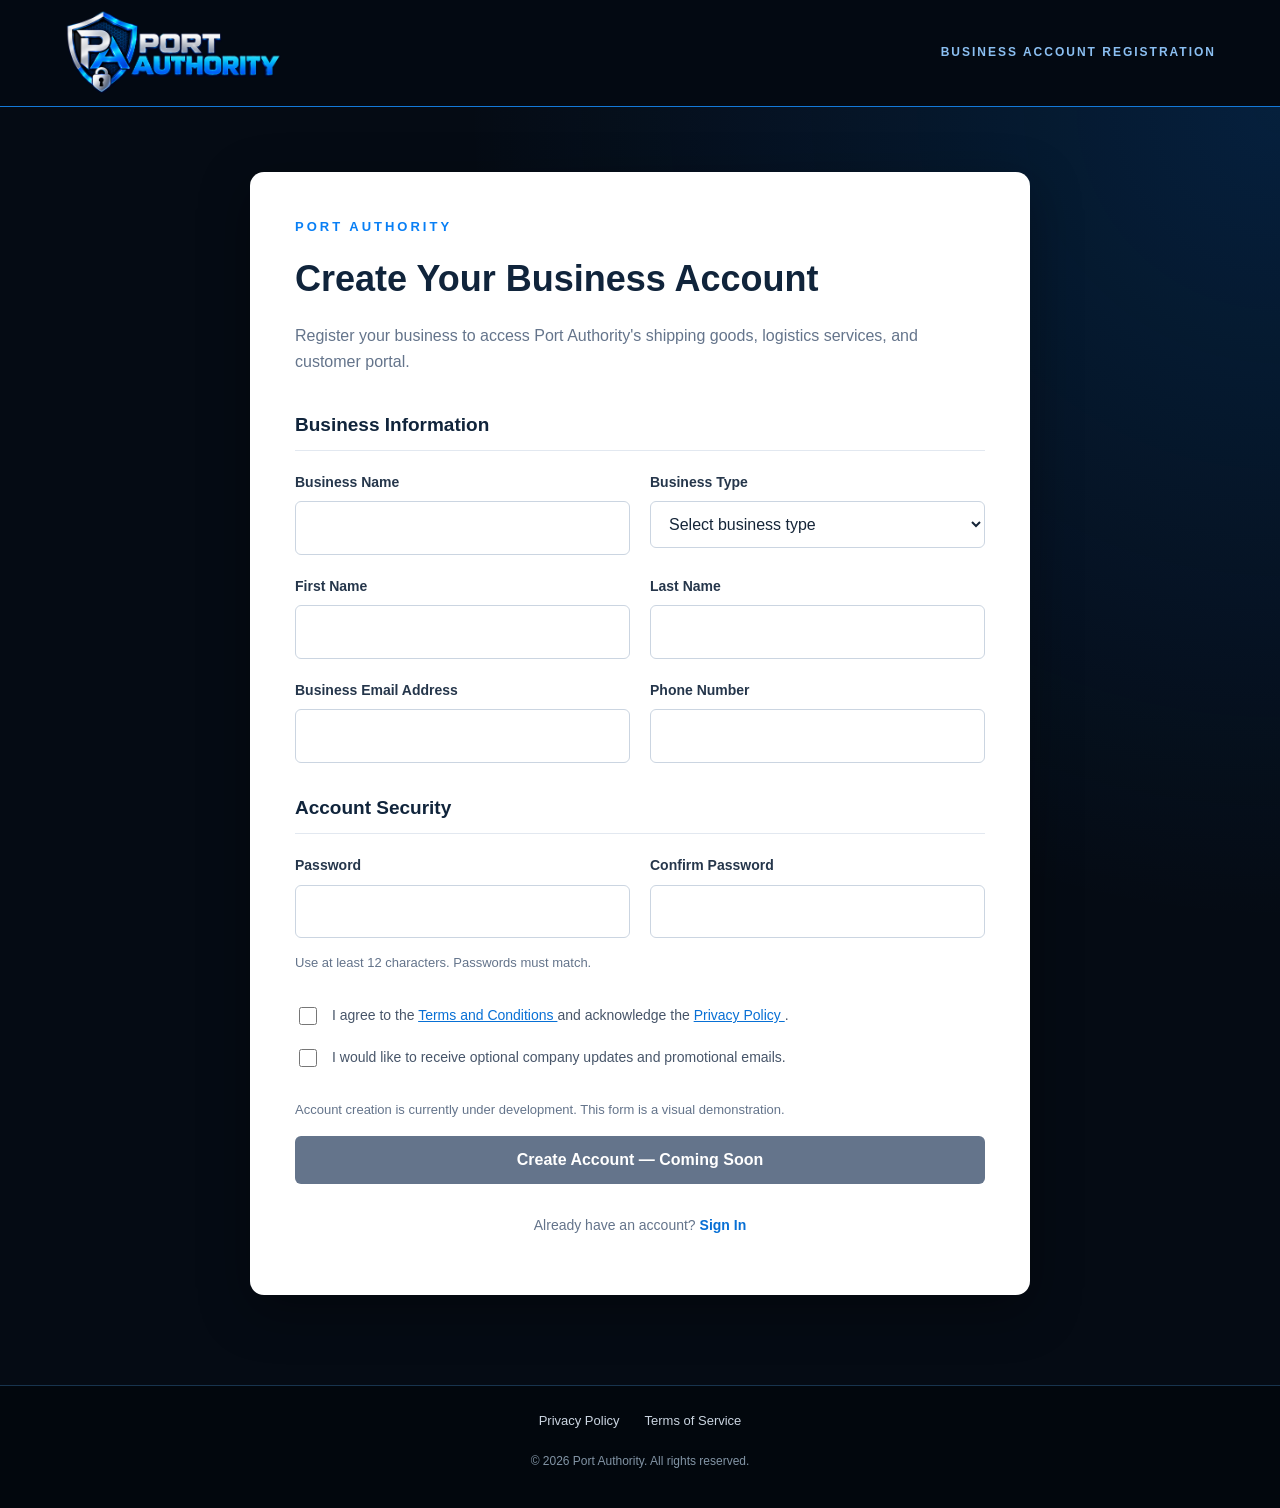
<file: register.html>
<!DOCTYPE html>
<html lang="en">

<head>
    <meta charset="UTF-8">
    <meta name="viewport"
          content="width=device-width, initial-scale=1.0">

    <title>Create Account | Port Authority</title>
    <link rel="stylesheet" href="styles.css">
</head>

<body>

    <!-- HEADER -->
    <header class="site-header login-header">

        <a href="login.html" class="logo-link"
           aria-label="Port Authority Login">
            <img src="images/logo.png"
                 alt="Port Authority Logo"
                 class="logo">
        </a>

        <span class="login-header-label">
            BUSINESS ACCOUNT REGISTRATION
        </span>

    </header>

    <main class="register-page">

        <section class="register-card"
                 aria-labelledby="register-heading">

            <p class="register-label">
                PORT AUTHORITY
            </p>

            <h1 id="register-heading">
                Create Your Business Account
            </h1>

            <p class="register-description">
                Register your business to access
                Port Authority's shipping goods,
                logistics services, and customer portal.
            </p>

            <!-- REGISTRATION FORM -->
            <form id="register-form">

                <h2>Business Information</h2>

                <div class="register-grid">

                    <div class="register-field">
                        <label for="business-name">
                            Business Name
                        </label>

                        <input type="text"
                               id="business-name"
                               name="business_name"
                               autocomplete="organization"
                               required>
                    </div>

                    <div class="register-field">
                        <label for="business-type">
                            Business Type
                        </label>

                        <select id="business-type"
                                name="business_type"
                                required>
                            <option value="">
                                Select business type
                            </option>
                            <option value="retail">Retail</option>
                            <option value="manufacturing">
                                Manufacturing
                            </option>
                            <option value="wholesale">
                                Wholesale
                            </option>
                            <option value="ecommerce">
                                E-Commerce
                            </option>
                            <option value="other">Other</option>
                        </select>
                    </div>

                    <div class="register-field">
                        <label for="first-name">
                            First Name
                        </label>

                        <input type="text"
                               id="first-name"
                               name="first_name"
                               autocomplete="given-name"
                               required>
                    </div>

                    <div class="register-field">
                        <label for="last-name">
                            Last Name
                        </label>

                        <input type="text"
                               id="last-name"
                               name="last_name"
                               autocomplete="family-name"
                               required>
                    </div>

                    <div class="register-field">
                        <label for="register-email">
                            Business Email Address
                        </label>

                        <input type="email"
                               id="register-email"
                               name="email"
                               autocomplete="email"
                               required>
                    </div>

                    <div class="register-field">
                        <label for="register-phone">
                            Phone Number
                        </label>

                        <input type="tel"
                               id="register-phone"
                               name="phone"
                               autocomplete="tel"
                               required>
                    </div>

                </div>

                <h2>Account Security</h2>

                <div class="register-grid">

                    <div class="register-field">
                        <label for="register-password">
                            Password
                        </label>

                        <input type="password"
                               id="register-password"
                               name="password"
                               autocomplete="new-password"
                               minlength="12"
                               required>
                    </div>

                    <div class="register-field">
                        <label for="confirm-password">
                            Confirm Password
                        </label>

                        <input type="password"
                               id="confirm-password"
                               name="confirm_password"
                               autocomplete="new-password"
                               minlength="12"
                               required>
                    </div>

                </div>

                <p class="password-help">
                    Use at least 12 characters.
                    Passwords must match.
                </p>

                <!-- TERMS AND PRIVACY -->
                <div class="register-agreements">

                    <label class="register-checkbox">
                        <input type="checkbox"
                               name="agree_terms"
                               required>

                        <span>
                            I agree to the
                            <a href="terms.html">
                                Terms and Conditions
                            </a>
                            and acknowledge the
                            <a href="privacy.html">
                                Privacy Policy
                            </a>.
                        </span>
                    </label>

                    <label class="register-checkbox">
                        <input type="checkbox"
                               name="marketing_opt_in">

                        <span>
                            I would like to receive
                            optional company updates
                            and promotional emails.
                        </span>
                    </label>

                </div>

                <p class="register-notice">
                    Account creation is currently
                    under development. This form
                    is a visual demonstration.
                </p>

                <button type="button"
                        class="register-submit"
                        disabled>
                    Create Account — Coming Soon
                </button>

            </form>

            <p class="register-login-link">
                Already have an account?
                <a href="login.html">Sign In</a>
            </p>

        </section>

    </main>

    <!-- FOOTER -->
    <footer class="login-footer">

        <div class="login-footer-links">
            <a href="privacy.html">Privacy Policy</a>
            <a href="terms.html">Terms of Service</a>
        </div>

        <p>
            &copy; 2026 Port Authority.
            All rights reserved.
        </p>

    </footer>

</body>
</html>
</file>
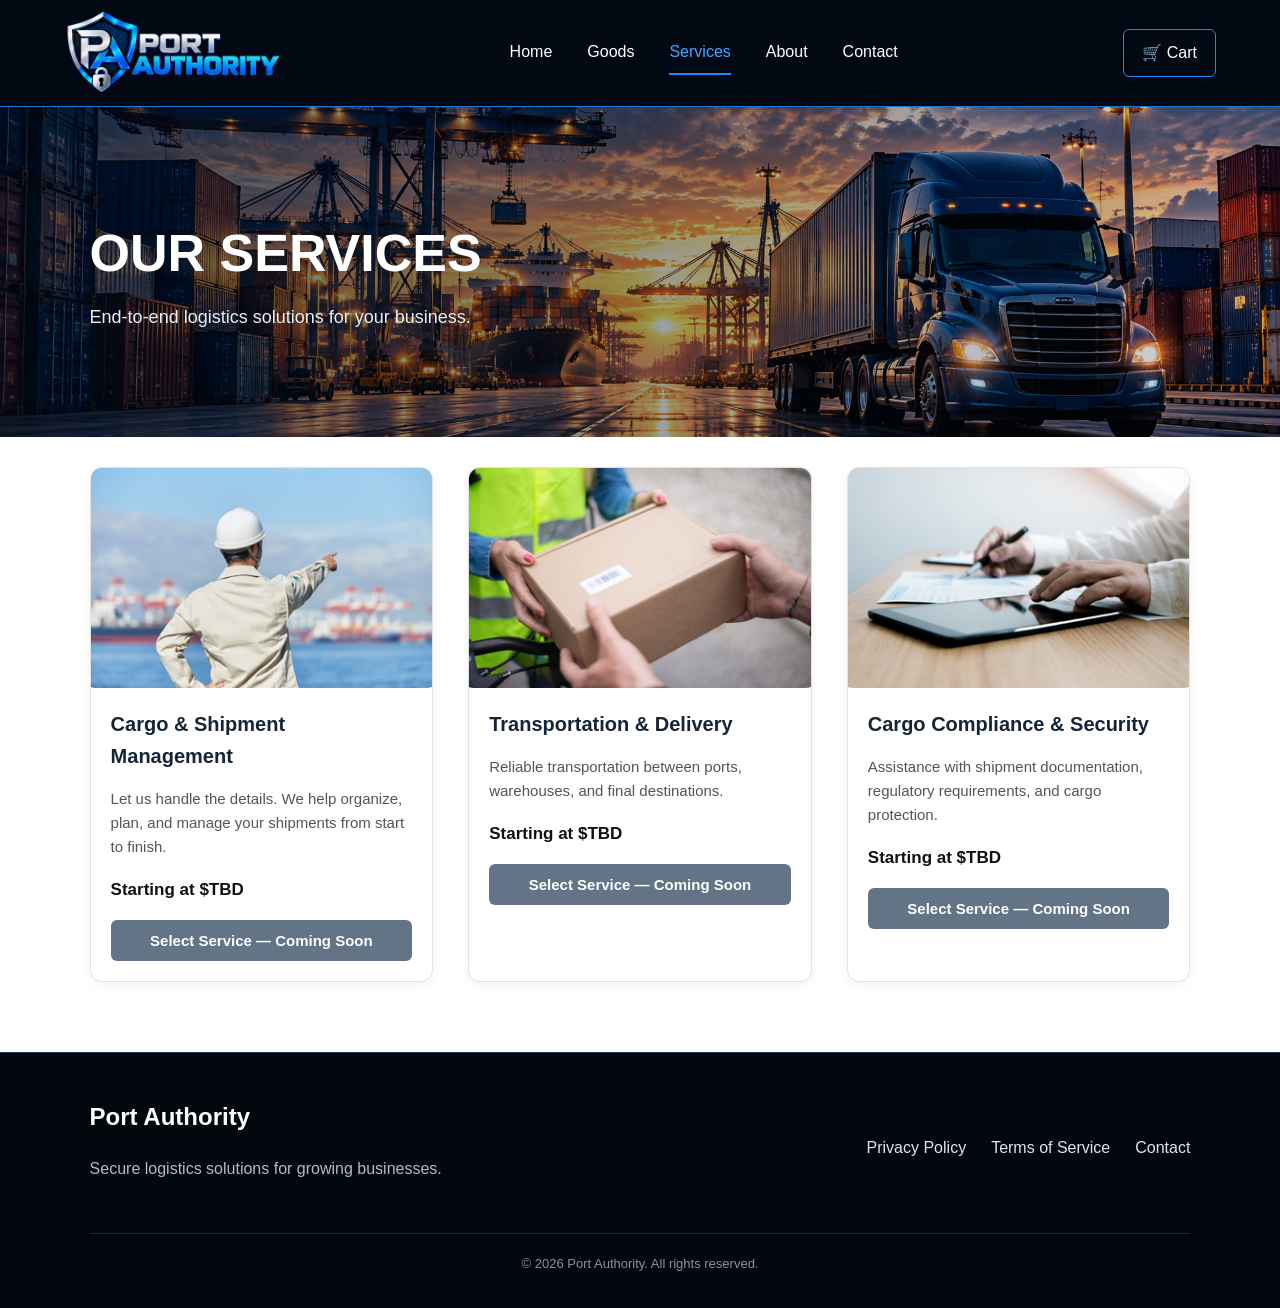
<file: services.html>
<!DOCTYPE html>
<html lang="en">

<head>
    <meta charset="UTF-8">
    <meta name="viewport"
          content="width=device-width, initial-scale=1.0">

    <title>Services | Port Authority</title>
    <link rel="stylesheet" href="styles.css">
</head>

<body>

    <header class="site-header">

        <a href="index.html" class="logo-link"
           aria-label="Port Authority Home">
            <img src="images/logo.png"
                 alt="Port Authority Logo"
                 class="logo">
        </a>

        <nav aria-label="Main navigation">
            <a href="index.html">Home</a>
            <a href="goods.html">Goods</a>
            <a href="services.html"
               class="active"
               aria-current="page">Services</a>
            <a href="about.html">About</a>
            <a href="contact.html">Contact</a>
        </nav>

        <a href="cart.html" class="cart-button">
            🛒 Cart
        </a>

    </header>

    <main>

        <section class="services-hero">
            <div class="services-hero-content">
                <h1>OUR SERVICES</h1>
                <p>
                    End-to-end logistics solutions
                    for your business.
                </p>
            </div>
        </section>

        <section class="services-section"
                 aria-label="Available services">

            <div class="services-grid">

                
                <article class="service-card">
                    <img src="images/shipment-management.png"
                         alt="Cargo shipment management at a port">

                    <div class="service-card-content">
                        <h2>Cargo & Shipment Management</h2>

                        <p>
                            Let us handle the details.
                            We help organize, plan,
                            and manage your shipments
                            from start to finish.
                        </p>

                        <p class="service-price">
                            Starting at $TBD
                        </p>

                        <button type="button" disabled>
                            Select Service — Coming Soon
                        </button>
                    </div>
                </article>

                
                <article class="service-card">
                    <img src="images/transportation.png"
                         alt="Transportation and delivery service">

                    <div class="service-card-content">
                        <h2>Transportation & Delivery</h2>

                        <p>
                            Reliable transportation
                            between ports, warehouses,
                            and final destinations.
                        </p>

                        <p class="service-price">
                            Starting at $TBD
                        </p>

                        <button type="button" disabled>
                            Select Service — Coming Soon
                        </button>
                    </div>
                </article>

                
                <article class="service-card">
                    <img src="images/compliance.png"
                         alt="Shipping documentation and compliance review">

                    <div class="service-card-content">
                        <h2>Cargo Compliance & Security</h2>

                        <p>
                            Assistance with shipment
                            documentation, regulatory
                            requirements, and cargo
                            protection.
                        </p>

                        <p class="service-price">
                            Starting at $TBD
                        </p>

                        <button type="button" disabled>
                            Select Service — Coming Soon
                        </button>
                    </div>
                </article>

            </div>

        </section>

    </main>

    
    <footer>
        <div class="footer-content">

            <div>
                <h2>Port Authority</h2>
                <p>
                    Secure logistics solutions
                    for growing businesses.
                </p>
            </div>

            <div class="footer-links">
                <a href="privacy.html">Privacy Policy</a>
                <a href="terms.html">Terms of Service</a>
                <a href="contact.html">Contact</a>
            </div>

        </div>

        <p class="copyright">
            &copy; 2026 Port Authority.
            All rights reserved.
        </p>
    </footer>

</body>
</html>
</file>
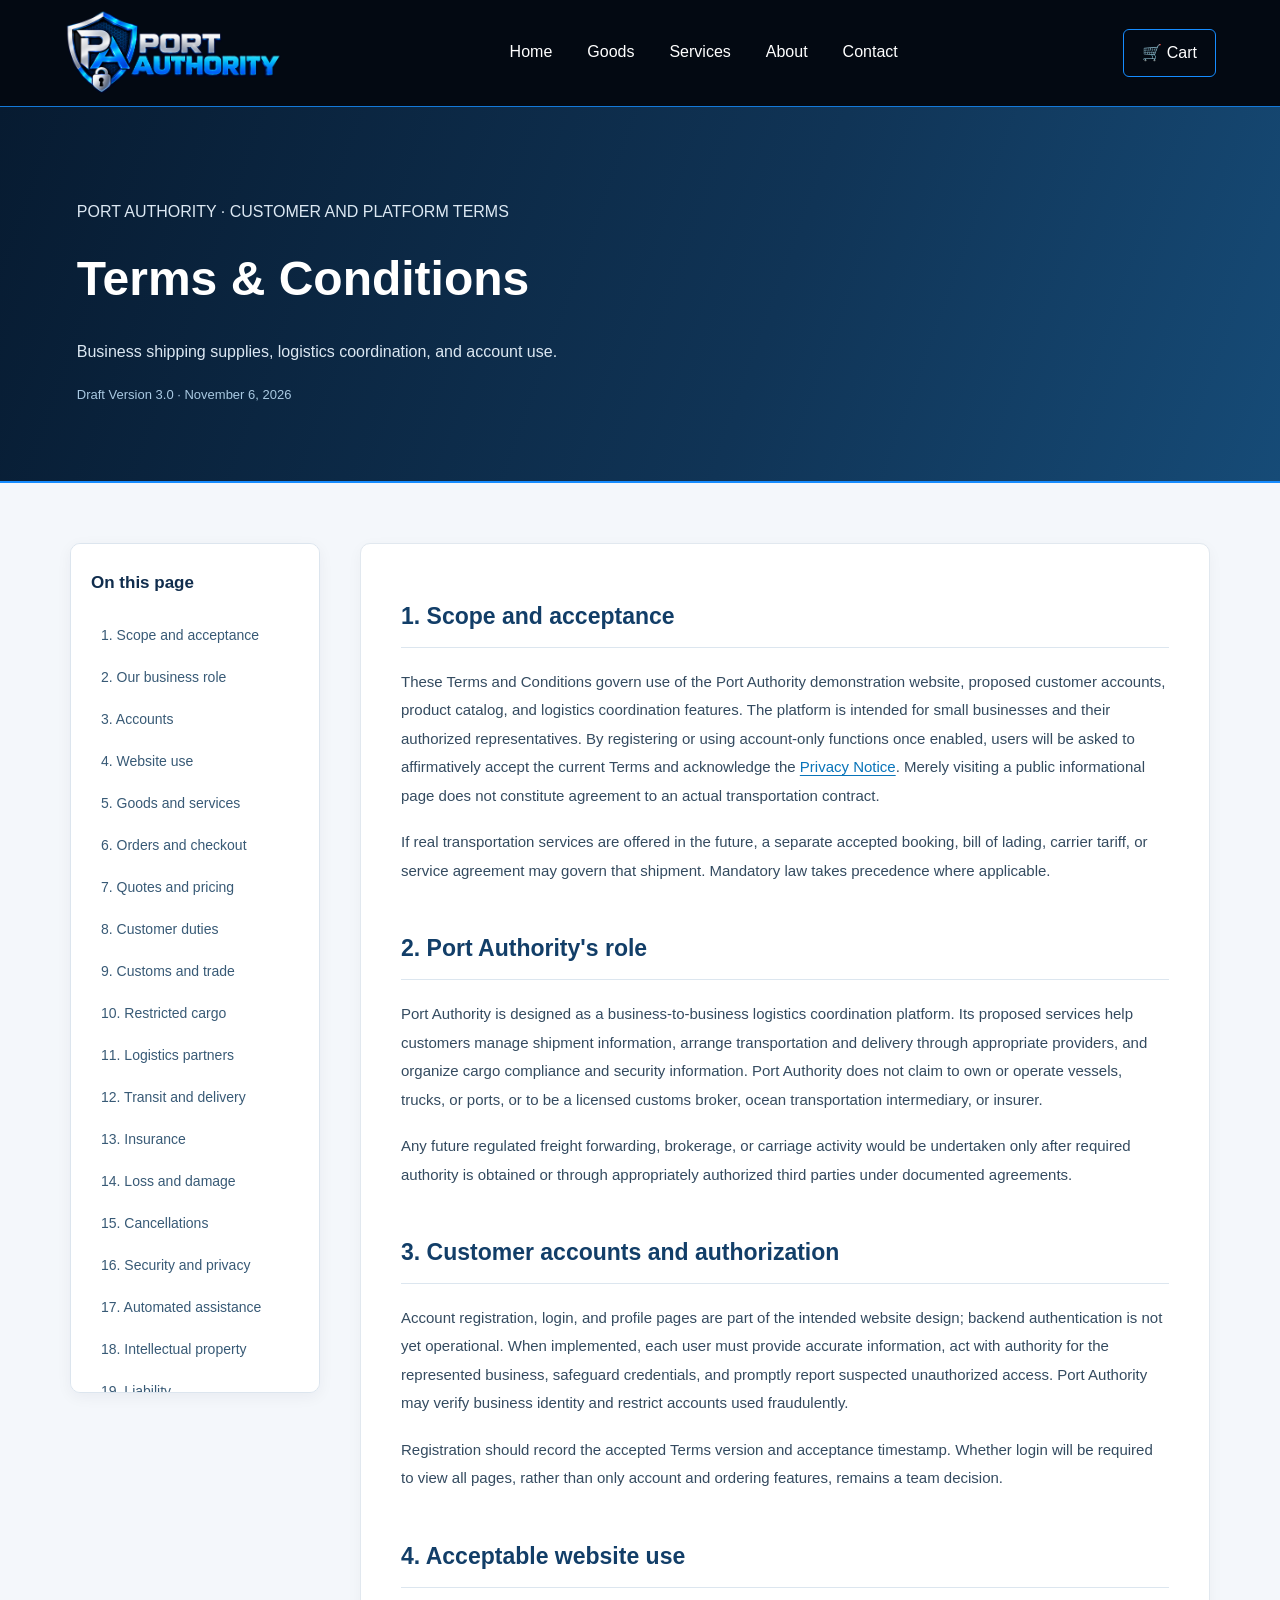
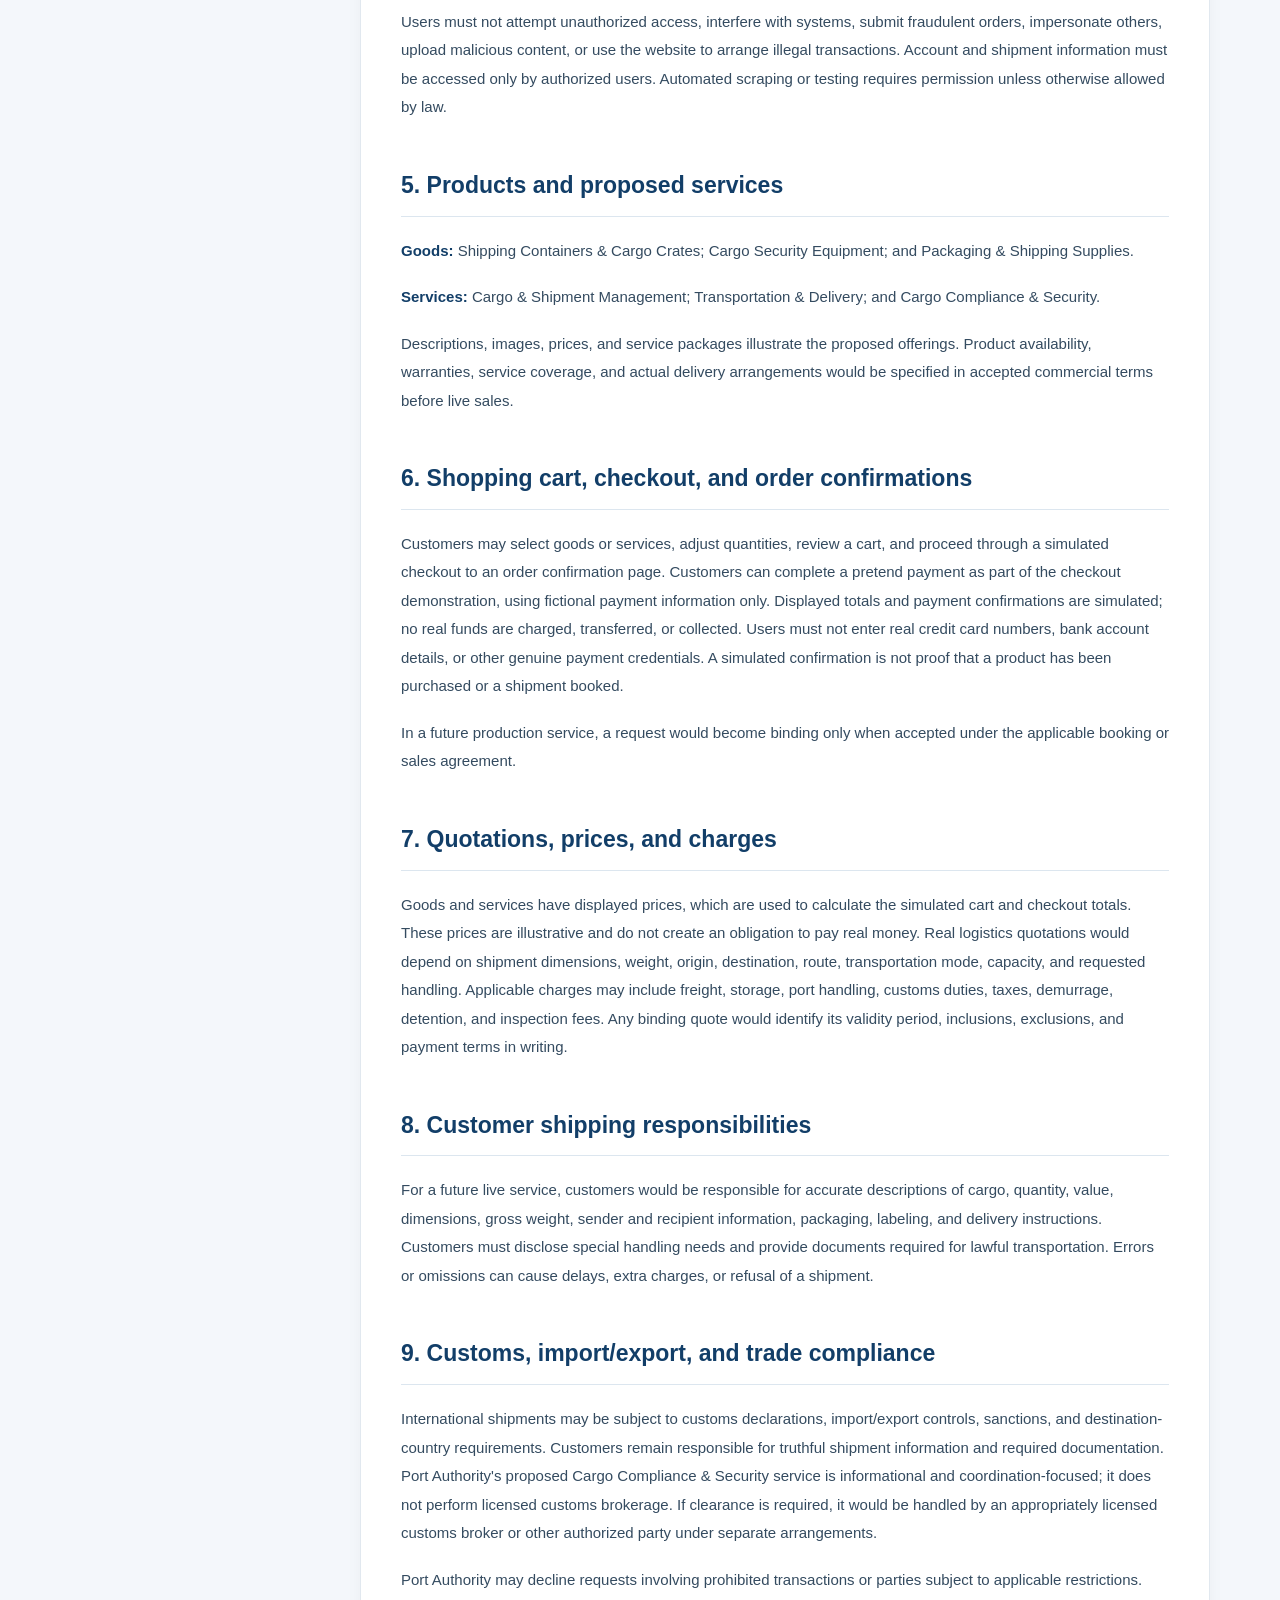
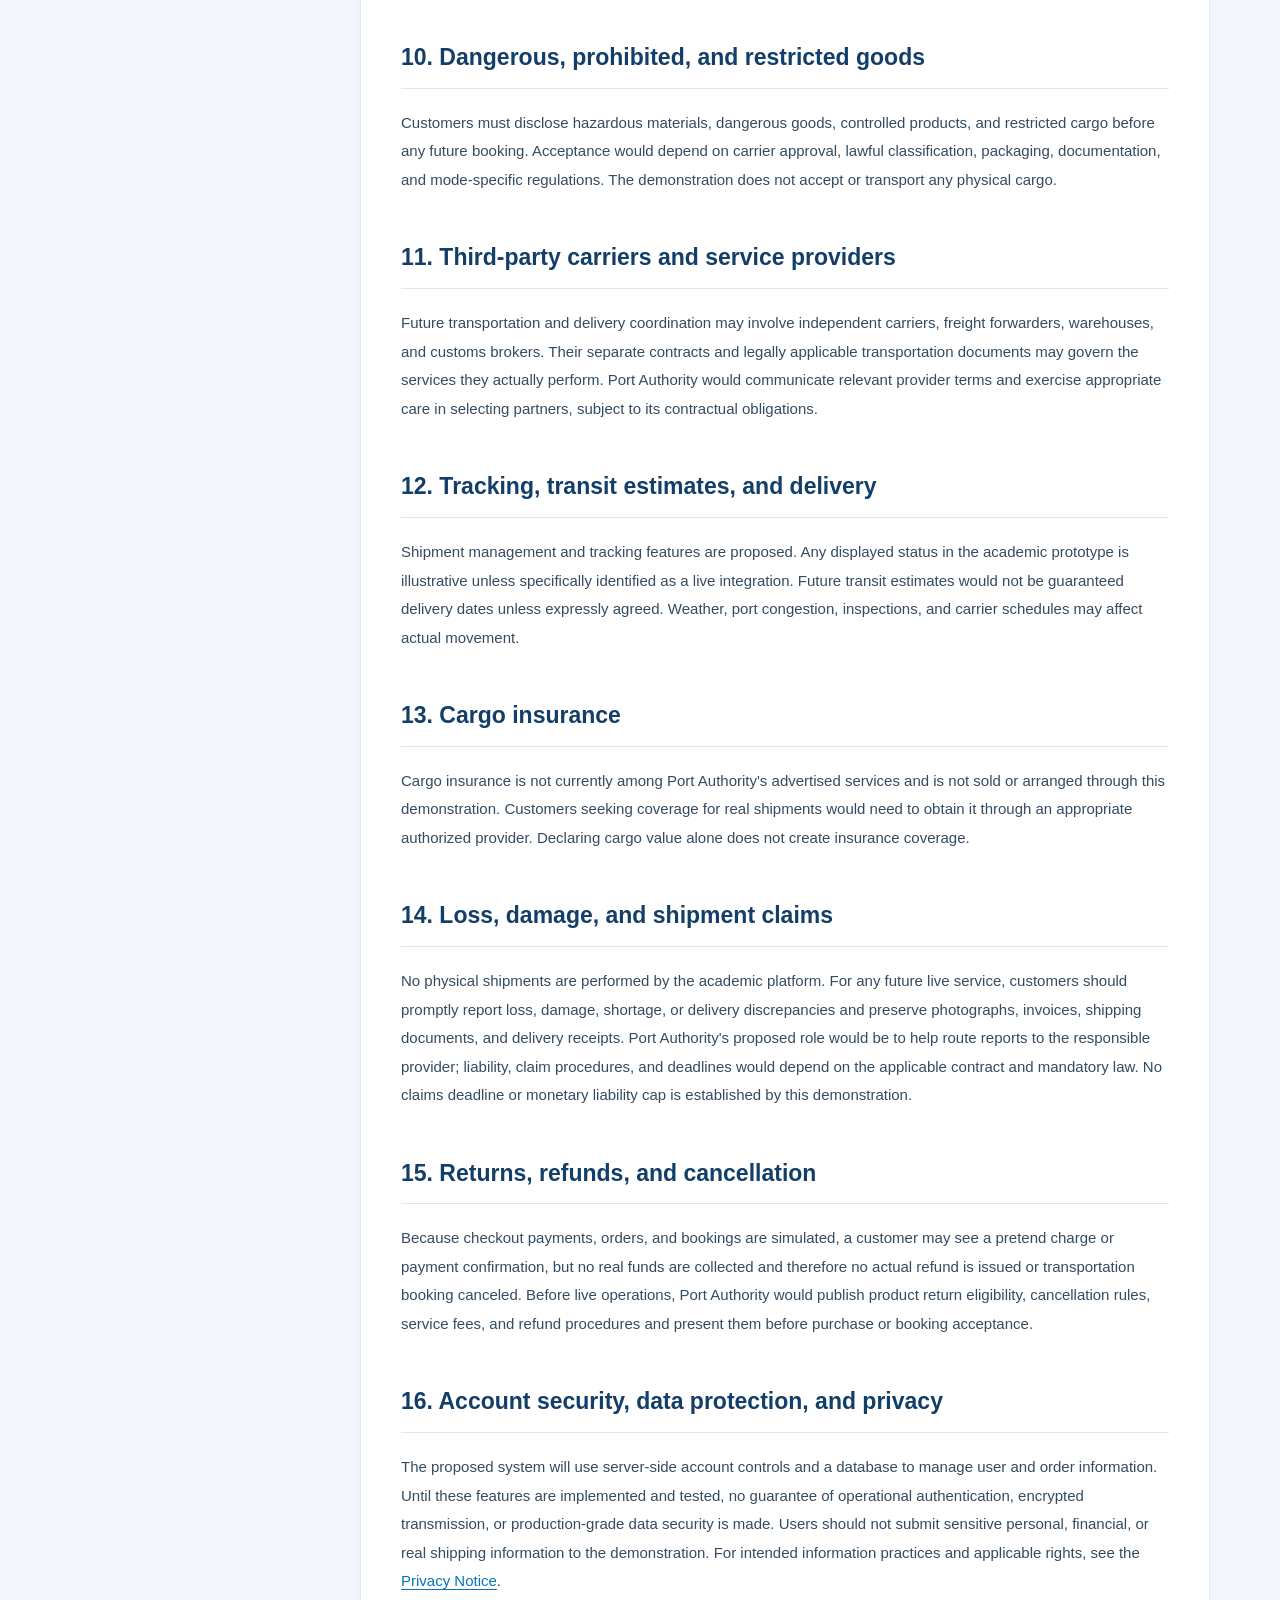
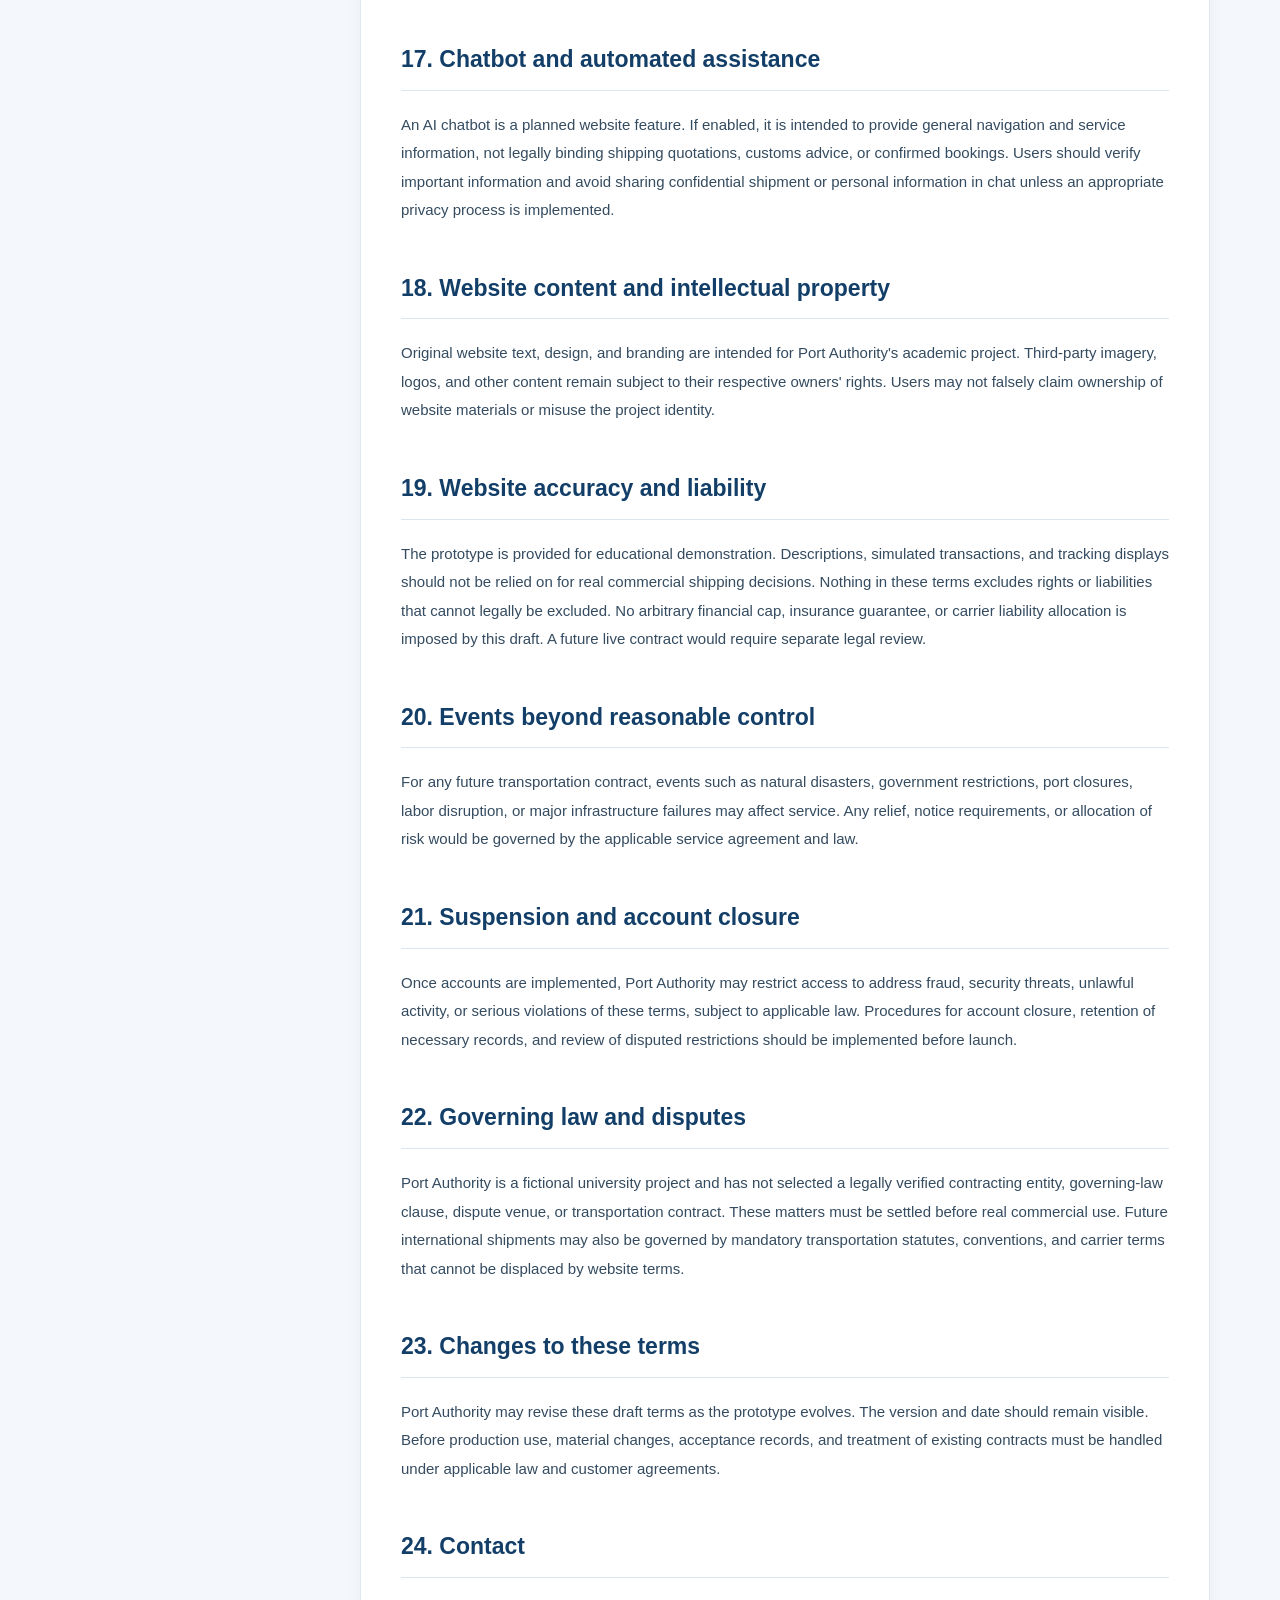
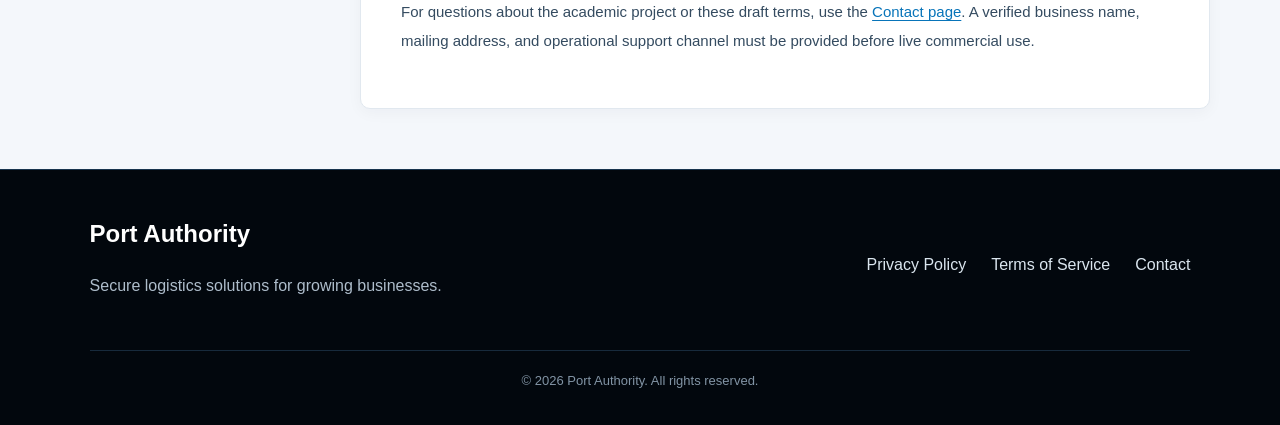
<file: terms.html>
<!DOCTYPE html>
<html lang="en">
<head>
<meta charset="UTF-8">
<meta name="viewport" content="width=device-width, initial-scale=1.0">
<title>Terms and Conditions | Port Authority</title>
<link rel="stylesheet" href="styles.css">
</head>

<body>
<header class="site-header">
    <a href="index.html" class="logo-link">
        <img src="images/logo.png"
             alt="Port Authority Logo"
             class="logo">
    </a>

    <nav aria-label="Main navigation">
        <a href="index.html">Home</a>
        <a href="goods.html">Goods</a>
        <a href="services.html">Services</a>
        <a href="about.html">About</a>
        <a href="contact.html">Contact</a>
    </nav>

    <a href="cart.html" class="cart-button">
        🛒 Cart
    </a>
</header>

<main>
<div class="legal-hero">
    <p>PORT AUTHORITY · CUSTOMER AND PLATFORM TERMS</p>
    <h1>Terms &amp; Conditions</h1>
    <p>Business shipping supplies, logistics coordination, and account use.</p>
    <small>Draft Version 3.0 · November 6, 2026</small>
</div>

<div class="legal-layout">
<aside class="legal-nav" aria-label="Terms sections">
    <strong>On this page</strong>
    <a href="#scope">1. Scope and acceptance</a>
    <a href="#role">2. Our business role</a>
    <a href="#accounts">3. Accounts</a>
    <a href="#use">4. Website use</a>
    <a href="#catalog">5. Goods and services</a>
    <a href="#orders">6. Orders and checkout</a>
    <a href="#quotes">7. Quotes and pricing</a>
    <a href="#customer">8. Customer duties</a>
    <a href="#customs">9. Customs and trade</a>
    <a href="#hazard">10. Restricted cargo</a>
    <a href="#partners">11. Logistics partners</a>
    <a href="#delivery">12. Transit and delivery</a>
    <a href="#insurance">13. Insurance</a>
    <a href="#claims">14. Loss and damage</a>
    <a href="#cancellation">15. Cancellations</a>
    <a href="#security">16. Security and privacy</a>
    <a href="#chatbot">17. Automated assistance</a>
    <a href="#ip">18. Intellectual property</a>
    <a href="#liability">19. Liability</a>
    <a href="#events">20. Uncontrollable events</a>
    <a href="#suspension">21. Suspension</a>
    <a href="#law">22. Law and disputes</a>
    <a href="#updates">23. Changes</a>
    <a href="#contact">24. Contact</a>
</aside>

<article class="legal-article">

<section id="scope">
    <h2>1. Scope and acceptance</h2>
    <p>These Terms and Conditions govern use of the Port Authority demonstration website, proposed customer accounts, product catalog, and logistics coordination features. The platform is intended for small businesses and their authorized representatives. By registering or using account-only functions once enabled, users will be asked to affirmatively accept the current Terms and acknowledge the <a href="privacy.html">Privacy Notice</a>. Merely visiting a public informational page does not constitute agreement to an actual transportation contract.</p>
    <p>If real transportation services are offered in the future, a separate accepted booking, bill of lading, carrier tariff, or service agreement may govern that shipment. Mandatory law takes precedence where applicable.</p>
</section>

<section id="role">
    <h2>2. Port Authority's role</h2>
    <p>Port Authority is designed as a business-to-business logistics coordination platform. Its proposed services help customers manage shipment information, arrange transportation and delivery through appropriate providers, and organize cargo compliance and security information. Port Authority does not claim to own or operate vessels, trucks, or ports, or to be a licensed customs broker, ocean transportation intermediary, or insurer.</p>
    <p>Any future regulated freight forwarding, brokerage, or carriage activity would be undertaken only after required authority is obtained or through appropriately authorized third parties under documented agreements.</p>
</section>

<section id="accounts">
    <h2>3. Customer accounts and authorization</h2>
    <p>Account registration, login, and profile pages are part of the intended website design; backend authentication is not yet operational. When implemented, each user must provide accurate information, act with authority for the represented business, safeguard credentials, and promptly report suspected unauthorized access. Port Authority may verify business identity and restrict accounts used fraudulently.</p>
    <p>Registration should record the accepted Terms version and acceptance timestamp. Whether login will be required to view all pages, rather than only account and ordering features, remains a team decision.</p>
</section>

<section id="use">
    <h2>4. Acceptable website use</h2>
    <p>Users must not attempt unauthorized access, interfere with systems, submit fraudulent orders, impersonate others, upload malicious content, or use the website to arrange illegal transactions. Account and shipment information must be accessed only by authorized users. Automated scraping or testing requires permission unless otherwise allowed by law.</p>
</section>

<section id="catalog">
    <h2>5. Products and proposed services</h2>
    <p><strong>Goods:</strong> Shipping Containers &amp; Cargo Crates; Cargo Security Equipment; and Packaging &amp; Shipping Supplies.</p>
    <p><strong>Services:</strong> Cargo &amp; Shipment Management; Transportation &amp; Delivery; and Cargo Compliance &amp; Security.</p>
    <p>Descriptions, images, prices, and service packages illustrate the proposed offerings. Product availability, warranties, service coverage, and actual delivery arrangements would be specified in accepted commercial terms before live sales.</p>
</section>

<section id="orders">
    <h2>6. Shopping cart, checkout, and order confirmations</h2>
    <p>Customers may select goods or services, adjust quantities, review a cart, and proceed through a simulated checkout to an order confirmation page. Customers can complete a pretend payment as part of the checkout demonstration, using fictional payment information only. Displayed totals and payment confirmations are simulated; no real funds are charged, transferred, or collected. Users must not enter real credit card numbers, bank account details, or other genuine payment credentials. A simulated confirmation is not proof that a product has been purchased or a shipment booked.</p>
    <p>In a future production service, a request would become binding only when accepted under the applicable booking or sales agreement.</p>
</section>

<section id="quotes">
    <h2>7. Quotations, prices, and charges</h2>
    <p>Goods and services have displayed prices, which are used to calculate the simulated cart and checkout totals. These prices are illustrative and do not create an obligation to pay real money. Real logistics quotations would depend on shipment dimensions, weight, origin, destination, route, transportation mode, capacity, and requested handling. Applicable charges may include freight, storage, port handling, customs duties, taxes, demurrage, detention, and inspection fees. Any binding quote would identify its validity period, inclusions, exclusions, and payment terms in writing.</p>
</section>

<section id="customer">
    <h2>8. Customer shipping responsibilities</h2>
    <p>For a future live service, customers would be responsible for accurate descriptions of cargo, quantity, value, dimensions, gross weight, sender and recipient information, packaging, labeling, and delivery instructions. Customers must disclose special handling needs and provide documents required for lawful transportation. Errors or omissions can cause delays, extra charges, or refusal of a shipment.</p>
</section>

<section id="customs">
    <h2>9. Customs, import/export, and trade compliance</h2>
    <p>International shipments may be subject to customs declarations, import/export controls, sanctions, and destination-country requirements. Customers remain responsible for truthful shipment information and required documentation. Port Authority's proposed Cargo Compliance &amp; Security service is informational and coordination-focused; it does not perform licensed customs brokerage. If clearance is required, it would be handled by an appropriately licensed customs broker or other authorized party under separate arrangements.</p>
    <p>Port Authority may decline requests involving prohibited transactions or parties subject to applicable restrictions.</p>
</section>

<section id="hazard">
    <h2>10. Dangerous, prohibited, and restricted goods</h2>
    <p>Customers must disclose hazardous materials, dangerous goods, controlled products, and restricted cargo before any future booking. Acceptance would depend on carrier approval, lawful classification, packaging, documentation, and mode-specific regulations. The demonstration does not accept or transport any physical cargo.</p>
</section>

<section id="partners">
    <h2>11. Third-party carriers and service providers</h2>
    <p>Future transportation and delivery coordination may involve independent carriers, freight forwarders, warehouses, and customs brokers. Their separate contracts and legally applicable transportation documents may govern the services they actually perform. Port Authority would communicate relevant provider terms and exercise appropriate care in selecting partners, subject to its contractual obligations.</p>
</section>

<section id="delivery">
    <h2>12. Tracking, transit estimates, and delivery</h2>
    <p>Shipment management and tracking features are proposed. Any displayed status in the academic prototype is illustrative unless specifically identified as a live integration. Future transit estimates would not be guaranteed delivery dates unless expressly agreed. Weather, port congestion, inspections, and carrier schedules may affect actual movement.</p>
</section>

<section id="insurance">
    <h2>13. Cargo insurance</h2>
    <p>Cargo insurance is not currently among Port Authority's advertised services and is not sold or arranged through this demonstration. Customers seeking coverage for real shipments would need to obtain it through an appropriate authorized provider. Declaring cargo value alone does not create insurance coverage.</p>
</section>

<section id="claims">
    <h2>14. Loss, damage, and shipment claims</h2>
    <p>No physical shipments are performed by the academic platform. For any future live service, customers should promptly report loss, damage, shortage, or delivery discrepancies and preserve photographs, invoices, shipping documents, and delivery receipts. Port Authority's proposed role would be to help route reports to the responsible provider; liability, claim procedures, and deadlines would depend on the applicable contract and mandatory law. No claims deadline or monetary liability cap is established by this demonstration.</p>
</section>

<section id="cancellation">
    <h2>15. Returns, refunds, and cancellation</h2>
    <p>Because checkout payments, orders, and bookings are simulated, a customer may see a pretend charge or payment confirmation, but no real funds are collected and therefore no actual refund is issued or transportation booking canceled. Before live operations, Port Authority would publish product return eligibility, cancellation rules, service fees, and refund procedures and present them before purchase or booking acceptance.</p>
</section>

<section id="security">
    <h2>16. Account security, data protection, and privacy</h2>
    <p>The proposed system will use server-side account controls and a database to manage user and order information. Until these features are implemented and tested, no guarantee of operational authentication, encrypted transmission, or production-grade data security is made. Users should not submit sensitive personal, financial, or real shipping information to the demonstration. For intended information practices and applicable rights, see the <a href="privacy.html">Privacy Notice</a>.</p>
</section>

<section id="chatbot">
    <h2>17. Chatbot and automated assistance</h2>
    <p>An AI chatbot is a planned website feature. If enabled, it is intended to provide general navigation and service information, not legally binding shipping quotations, customs advice, or confirmed bookings. Users should verify important information and avoid sharing confidential shipment or personal information in chat unless an appropriate privacy process is implemented.</p>
</section>

<section id="ip">
    <h2>18. Website content and intellectual property</h2>
    <p>Original website text, design, and branding are intended for Port Authority's academic project. Third-party imagery, logos, and other content remain subject to their respective owners' rights. Users may not falsely claim ownership of website materials or misuse the project identity.</p>
</section>

<section id="liability">
    <h2>19. Website accuracy and liability</h2>
    <p>The prototype is provided for educational demonstration. Descriptions, simulated transactions, and tracking displays should not be relied on for real commercial shipping decisions. Nothing in these terms excludes rights or liabilities that cannot legally be excluded. No arbitrary financial cap, insurance guarantee, or carrier liability allocation is imposed by this draft. A future live contract would require separate legal review.</p>
</section>

<section id="events">
    <h2>20. Events beyond reasonable control</h2>
    <p>For any future transportation contract, events such as natural disasters, government restrictions, port closures, labor disruption, or major infrastructure failures may affect service. Any relief, notice requirements, or allocation of risk would be governed by the applicable service agreement and law.</p>
</section>

<section id="suspension">
    <h2>21. Suspension and account closure</h2>
    <p>Once accounts are implemented, Port Authority may restrict access to address fraud, security threats, unlawful activity, or serious violations of these terms, subject to applicable law. Procedures for account closure, retention of necessary records, and review of disputed restrictions should be implemented before launch.</p>
</section>

<section id="law">
    <h2>22. Governing law and disputes</h2>
    <p>Port Authority is a fictional university project and has not selected a legally verified contracting entity, governing-law clause, dispute venue, or transportation contract. These matters must be settled before real commercial use. Future international shipments may also be governed by mandatory transportation statutes, conventions, and carrier terms that cannot be displaced by website terms.</p>
</section>

<section id="updates">
    <h2>23. Changes to these terms</h2>
    <p>Port Authority may revise these draft terms as the prototype evolves. The version and date should remain visible. Before production use, material changes, acceptance records, and treatment of existing contracts must be handled under applicable law and customer agreements.</p>
</section>

<section id="contact">
    <h2>24. Contact</h2>
    <p>For questions about the academic project or these draft terms, use the <a href="contact.html">Contact page</a>. A verified business name, mailing address, and operational support channel must be provided before live commercial use.</p>
</section>

</article>
</div>
</main>


<footer>
    <div class="footer-content">
        <div>
            <h2>Port Authority</h2>
            <p>
                Secure logistics solutions
                for growing businesses.
            </p>
        </div>

        <div class="footer-links">
            <a href="privacy.html">Privacy Policy</a>
            <a href="terms.html">Terms of Service</a>
            <a href="contact.html">Contact</a>
        </div>
    </div>

    <p class="copyright">
        &copy; 2026 Port Authority.
        All rights reserved.
    </p>
</footer>

</body>
</html>
</file>
<file: styles.css>
/* PORT AUTHORITY — MAIN STYLESHEET */

* {
    box-sizing: border-box;
}

html {
    scroll-behavior: smooth;
}

body {
    margin: 0;
    font-family: Arial, Helvetica, sans-serif;
    background-color: #050b14;
    color: #ffffff;
    line-height: 1.6;
}

/* ACCESSIBILITY */

a:focus-visible,
button:focus-visible {
    outline: 3px solid #ffffff;
    outline-offset: 4px;
}

.sr-only {
    position: absolute;
    width: 1px;
    height: 1px;
    padding: 0;
    margin: -1px;
    overflow: hidden;
    clip: rect(0, 0, 0, 0);
    white-space: nowrap;
    border: 0;
}

/* HEADER */

.site-header {
    min-height: 90px;
    display: flex;
    align-items: center;
    justify-content: space-between;
    padding: 10px 5%;
    background-color: #030912;
    border-bottom: 1px solid #1479d8;
}

.logo-link {
    display: flex;
    align-items: center;
}

.logo {
    width: 220px;
    height: auto;
    max-width: 100%;
    object-fit: contain;
}

/* NAVIGATION */

nav {
    display: flex;
    gap: 35px;
}

nav a {
    color: #ffffff;
    text-decoration: none;
    font-size: 16px;
    padding: 8px 0;
    border-bottom: 2px solid transparent;
}

nav a:hover,
nav a.active {
    color: #45a7ff;
    border-bottom-color: #168cff;
}

/* CART BUTTON */

.cart-button {
    color: #ffffff;
    text-decoration: none;
    border: 1px solid #168cff;
    border-radius: 6px;
    padding: 10px 18px;
    transition: 0.2s;
}

.cart-button:hover {
    background-color: #168cff;
}

/* HERO BANNER */

.hero {
    min-height: 540px;
    background-image:
        linear-gradient(
            90deg,
            rgba(1, 8, 18, 0.96) 0%,
            rgba(2, 13, 28, 0.78) 45%,
            rgba(2, 13, 28, 0.25) 100%
        ),
        url("images/port-hero.png");

    background-size: cover;
    background-position: center;
    display: flex;
    align-items: center;
}

.hero-overlay {
    width: 100%;
    padding: 80px 7%;
}

.hero-content {
    max-width: 700px;
}

.hero-tagline {
    letter-spacing: 6px;
    font-size: 13px;
    color: #b9c7d8;
}

.hero h1 {
    font-size: clamp(48px, 6vw, 82px);
    line-height: 0.95;
    margin: 20px 0;
}

.hero h1 span {
    display: block;
    color: #168cff;
}

.hero-description {
    font-size: 22px;
    color: #e4ebf3;
    margin-bottom: 35px;
}

/* HERO BUTTONS */

.hero-buttons {
    display: flex;
    gap: 18px;
    flex-wrap: wrap;
}

.button {
    display: inline-block;
    padding: 14px 26px;
    border-radius: 6px;
    text-decoration: none;
    font-weight: bold;
    transition: 0.2s;
}

.primary-button {
    background-color: #087ff5;
    color: #ffffff;
}

.primary-button:hover {
    background-color: #2997ff;
}

.secondary-button {
    border: 1px solid #ffffff;
    color: #ffffff;
    background-color: rgba(0, 0, 0, 0.35);
}

.secondary-button:hover {
    background-color: #ffffff;
    color: #07111e;
}

/* FEATURES */

.features {
    display: grid;
    grid-template-columns: repeat(3, 1fr);
    background-color: #07111e;
    border-top: 1px solid #168cff;
    border-bottom: 1px solid #168cff;
    padding: 30px 7%;
}

.feature {
    display: flex;
    align-items: center;
    gap: 20px;
    padding: 15px 30px;
    border-right: 1px solid #21415e;
}

.feature:last-child {
    border-right: none;
}

.feature-icon {
    font-size: 38px;
}

.feature h3 {
    margin: 0;
    font-size: 17px;
}

.feature p {
    margin: 5px 0 0;
    color: #c7d2df;
    font-size: 14px;
}

/* INTRODUCTION */

.intro {
    text-align: center;
    padding: 80px 20px;
    max-width: 900px;
    margin: auto;
}

.section-label {
    color: #168cff;
    font-size: 13px;
    font-weight: bold;
    letter-spacing: 4px;
}

.intro h2 {
    font-size: 36px;
    margin: 10px 0 15px;
}

.intro p {
    color: #cbd5df;
    font-size: 17px;
}

/* FOOTER */

footer {
    background-color: #02070d;
    border-top: 1px solid #18344e;
    padding: 45px 7% 20px;
}

.footer-content {
    display: flex;
    justify-content: space-between;
    gap: 40px;
}

.footer-content h2 {
    margin-top: 0;
}

.footer-content p {
    color: #aebdcb;
}

.footer-links {
    display: flex;
    gap: 25px;
    flex-wrap: wrap;
    align-items: center;
}

.footer-links a {
    color: #dbe6ef;
    text-decoration: none;
}

.footer-links a:hover {
    color: #45a7ff;
    text-decoration: underline;
}

.copyright {
    border-top: 1px solid #172a3c;
    margin-top: 35px;
    padding-top: 20px;
    color: #8294a5;
    font-size: 13px;
    text-align: center;
}

/* RESPONSIVE LAYOUT */

@media (max-width: 850px) {
    .site-header {
        flex-direction: column;
        gap: 15px;
        padding: 20px;
    }

    nav {
        gap: 15px;
        flex-wrap: wrap;
        justify-content: center;
    }

    .hero {
        min-height: 500px;
    }

    .hero-overlay {
        padding: 60px 30px;
    }

    .features {
        grid-template-columns: 1fr;
    }

    .feature {
        border-right: none;
        border-bottom: 1px solid #21415e;
    }

    .feature:last-child {
        border-bottom: none;
    }

    .footer-content {
        flex-direction: column;
    }
}


/* ===========================
   GOODS PAGE
=========================== */


/* ===========================
   GOODS PAGE BANNER
=========================== */

.goods-hero {
    min-height: 350px;

    background-image:
        linear-gradient(
            90deg,
            rgba(0, 12, 28, 0.8),
            rgba(0, 12, 28, 0.3)
        ),
        url("images/goods-banner.png");

    background-size: cover;
    background-position: center;

    display: flex;
    align-items: center;
    justify-content: flex-start;

    text-align: left;
    padding: 60px 7%;
}

/* BANNER TEXT */

.goods-hero-content {
    max-width: 720px;
}

.goods-hero-content h1 {
    color: white;
    font-size: clamp(32px, 5vw, 52px);
    margin: 12px 0;
}

.goods-hero-content p {
    color: #e8eef5;
    font-size: 18px;
    line-height: 1.7;
    margin: 0;
}

/* MOBILE VIEW */

@media (max-width: 850px) {
    .goods-hero {
        min-height: 280px;
        padding: 40px 5%;
        background-position: center;
    }

    .goods-hero-content h1 {
        font-size: 34px;
    }

    .goods-hero-content p {
        font-size: 16px;
    }
}


/* Goods cards section */

.goods-section {
    background-color: #ffffff;
    padding: 30px 7% 70px;
}

.goods-grid {
    display: grid;
    grid-template-columns: repeat(3, minmax(0, 1fr));
    gap: 35px;
    max-width: 1200px;
    margin: auto;
}

/* Individual product cards */

.goods-card {
    background: white;
    border: 1px solid #e2e2e2;
    border-radius: 12px;
    overflow: hidden;

    box-shadow: 0 3px 12px rgba(0,0,0,0.05);
}

.goods-card img {
    width: 100%;
    height: 220px;
    object-fit: cover;
    display: block;
}

.goods-card-content {
    padding: 20px;
}

.goods-card h2 {
    font-size: 20px;
    color: #152538;
    margin-top: 0;
}

.goods-card p {
    color: #555;
    font-size: 15px;
}

.goods-card .product-price {
    color: #111;
    font-weight: bold;
    font-size: 17px;
}

/* Add to cart button */

.goods-card button {
    width: 100%;
    background-color: #087ff5;
    color: white;
    padding: 12px;

    border: none;
    border-radius: 6px;

    font-size: 15px;
    font-weight: bold;
}

.goods-card button:disabled {
    background-color: #637487;
    cursor: not-allowed;
}

/* Mobile view */

@media (max-width: 850px) {
    .goods-grid {
        grid-template-columns: 1fr;
    }

    .goods-hero-content h1 {
        font-size: 34px;
    }

    .goods-section {
        padding: 30px 5%;
    }
}


/* ===========================
   SERVICES PAGE
=========================== */

/* Services banner */

.services-hero {
    min-height: 330px;

    background-image:
        linear-gradient(
            90deg,
            rgba(0, 12, 28, 0.65),
            rgba(0, 12, 28, 0.15)
        ),
        url("images/services-banner.png");

    background-size: cover;
    background-position: center;

    display: flex;
    align-items: center;
}

.services-hero-content {
    padding: 50px 7%;
}

.services-hero h1 {
    color: white;
    font-size: clamp(36px, 5vw, 52px);
    margin: 0 0 8px;
}

.services-hero p {
    color: #e8eef5;
    font-size: 18px;
    margin: 0;
}

/* Services cards */

.services-section {
    background-color: #ffffff;
    padding: 30px 7% 70px;
}

.services-grid {
    display: grid;
    grid-template-columns: repeat(3, minmax(0, 1fr));
    gap: 35px;
    max-width: 1200px;
    margin: auto;
}

.service-card {
    background-color: #ffffff;
    border: 1px solid #e2e2e2;
    border-radius: 12px;
    overflow: hidden;
    box-shadow: 0 3px 12px rgba(0,0,0,0.05);
}

.service-card img {
    width: 100%;
    height: 220px;
    object-fit: cover;
    display: block;
}

.service-card-content {
    padding: 20px;
}

.service-card h2 {
    color: #152538;
    font-size: 20px;
    margin: 0 0 12px;
}

.service-card p {
    color: #555;
    font-size: 15px;
}

.service-card .service-price {
    color: #111;
    font-weight: bold;
    font-size: 17px;
}

.service-card button {
    width: 100%;
    background-color: #087ff5;
    color: white;
    padding: 12px;
    border: none;
    border-radius: 6px;
    font-size: 15px;
    font-weight: bold;
}

.service-card button:disabled {
    background-color: #637487;
    cursor: not-allowed;
}

/* Mobile view */

@media (max-width: 850px) {
    .services-grid {
        grid-template-columns: 1fr;
    }

    .services-hero-content {
        padding: 40px 5%;
    }

    .services-section {
        padding: 30px 5%;
    }
}


/* ===========================
   SHOPPING CART PAGE
=========================== */

.cart-page {
    background-color: #f4f7fb;
    color: #152538;
    min-height: 70vh;
    padding: 65px 7% 90px;
}

.cart-container {
    max-width: 1200px;
    margin: 0 auto;
}

/* PAGE HEADING */

.cart-heading {
    margin-bottom: 35px;
}

.cart-label {
    color: #087ff5;
    font-size: 13px;
    font-weight: bold;
    letter-spacing: 3px;
}

.cart-heading h1 {
    font-size: clamp(30px, 4vw, 44px);
    margin: 8px 0;
    color: #10243b;
}

.cart-heading > p:last-child {
    color: #64748b;
    font-size: 16px;
}

/* TWO COLUMN LAYOUT */

.cart-layout {
    display: grid;
    grid-template-columns: 2fr 1fr;
    gap: 30px;
    align-items: start;
}

/* CART ITEMS */

.cart-items {
    background: white;
    border: 1px solid #dce4ed;
    border-radius: 12px;
    padding: 30px;
}

.cart-items h2,
.cart-summary h2 {
    font-size: 22px;
    margin: 0 0 25px;
}

.empty-cart {
    text-align: center;
    padding: 50px 15px;
}

.empty-cart-icon {
    font-size: 55px;
    margin-bottom: 10px;
}

.empty-cart h3 {
    font-size: 23px;
    margin-bottom: 8px;
}

.empty-cart p {
    color: #64748b;
    max-width: 380px;
    margin: 0 auto 25px;
}

.empty-cart .button {
    margin: 5px;
}

.cart-outline-button {
    color: #087ff5;
    background: transparent;
    border: 1px solid #087ff5;
}

.cart-outline-button:hover {
    background: #eaf4ff;
}

/* ORDER SUMMARY */

.cart-summary {
    background: white;
    border: 1px solid #dce4ed;
    border-radius: 12px;
    padding: 30px;
}

.summary-line {
    display: flex;
    justify-content: space-between;
    gap: 15px;
    margin-bottom: 20px;
    font-size: 15px;
}

.summary-line span:last-child {
    text-align: right;
}

.cart-summary hr {
    border: none;
    border-top: 1px solid #dce4ed;
    margin: 25px 0;
}

.summary-total {
    font-size: 19px;
    font-weight: bold;
    color: #10243b;
}

.summary-note {
    font-size: 13px;
    color: #64748b;
    line-height: 1.6;
    margin-bottom: 25px;
}

.checkout-button {
    display: block;
    width: 100%;
    border: none;
    border-radius: 6px;
    background-color: #087ff5;
    color: white;
    padding: 15px;
    font-size: 16px;
    font-weight: bold;
}

.checkout-button:disabled {
    background-color: #64748b;
    cursor: not-allowed;
}

.continue-shopping {
    display: block;
    text-align: center;
    color: #0870d5;
    text-decoration: none;
    margin-top: 20px;
    font-weight: bold;
}

.continue-shopping:hover {
    text-decoration: underline;
}

/* RESPONSIVE */

@media (max-width: 850px) {
    .cart-layout {
        grid-template-columns: 1fr;
    }

    .cart-page {
        padding: 40px 5% 65px;
    }

    .cart-items,
    .cart-summary {
        padding: 22px;
    }
}


/* ===========================
   CHECKOUT PAGE
=========================== */

.checkout-page {
    background-color: #f4f7fb;
    color: #152538;
    min-height: 75vh;
    padding: 65px 7% 90px;
}

.checkout-container {
    max-width: 1200px;
    margin: auto;
}

/* HEADING */

.checkout-heading {
    margin-bottom: 35px;
}

.checkout-label {
    color: #087ff5;
    font-size: 13px;
    font-weight: bold;
    letter-spacing: 3px;
}

.checkout-heading h1 {
    color: #10243b;
    font-size: clamp(30px, 4vw, 44px);
    margin: 8px 0;
}

.checkout-heading > p:last-child {
    color: #64748b;
}

/* LAYOUT */

.checkout-layout {
    display: grid;
    grid-template-columns: 2fr 1fr;
    gap: 30px;
    align-items: start;
}

/* FORM PANEL */

.checkout-form-panel,
.checkout-summary {
    background-color: white;
    border: 1px solid #dce4ed;
    border-radius: 12px;
    padding: 30px;
}

.checkout-form-panel h2,
.checkout-summary h2 {
    font-size: 22px;
    margin: 0 0 12px;
}

.checkout-description {
    color: #64748b;
    margin-bottom: 30px;
}

/* FORM FIELDS */

.checkout-form-grid {
    display: grid;
    grid-template-columns: repeat(2, minmax(0, 1fr));
    gap: 20px;
}

.checkout-field {
    display: flex;
    flex-direction: column;
    gap: 7px;
}

.checkout-field.full-width {
    grid-column: 1 / -1;
}

.checkout-field label {
    font-size: 14px;
    font-weight: bold;
    color: #25364b;
}

.checkout-field input,
.checkout-field textarea {
    width: 100%;
    padding: 12px 14px;
    border: 1px solid #cbd5e1;
    border-radius: 6px;
    font: inherit;
    background-color: white;
    color: #152538;
}

.checkout-field input:focus,
.checkout-field textarea:focus {
    outline: 2px solid #087ff5;
    outline-offset: 1px;
}

/* TERMS */

.checkout-agreement {
    display: flex;
    align-items: flex-start;
    gap: 12px;
    margin-top: 30px;
    font-size: 14px;
}

.checkout-agreement input {
    margin-top: 5px;
    width: 18px;
    height: 18px;
}

.checkout-agreement a {
    color: #0870d5;
}

.checkout-notice {
    color: #64748b;
    font-size: 13px;
    margin: 25px 0 15px;
}

/* ORDER BUTTON */

.place-order-button {
    width: 100%;
    background-color: #087ff5;
    color: white;
    border: none;
    border-radius: 6px;
    padding: 15px;
    font-size: 16px;
    font-weight: bold;
}

.place-order-button:disabled {
    background-color: #64748b;
    cursor: not-allowed;
}

/* ORDER SUMMARY */

.checkout-summary-line {
    display: flex;
    justify-content: space-between;
    gap: 15px;
    margin: 20px 0;
    font-size: 15px;
}

.checkout-summary-line span:last-child {
    text-align: right;
}

.checkout-summary hr {
    border: none;
    border-top: 1px solid #dce4ed;
    margin: 25px 0;
}

.checkout-total {
    font-size: 19px;
    font-weight: bold;
}

.checkout-summary-note {
    font-size: 13px;
    color: #64748b;
    line-height: 1.6;
}

.back-to-cart {
    display: block;
    text-align: center;
    color: #0870d5;
    text-decoration: none;
    font-weight: bold;
    margin-top: 30px;
}

.back-to-cart:hover {
    text-decoration: underline;
}

/* MOBILE VIEW */

@media (max-width: 850px) {
    .checkout-layout {
        grid-template-columns: 1fr;
    }

    .checkout-form-grid {
        grid-template-columns: 1fr;
    }

    .checkout-page {
        padding: 40px 5% 65px;
    }

    .checkout-form-panel,
    .checkout-summary {
        padding: 22px;
    }
}


/* ===========================
   ORDER CONFIRMATION PAGE
=========================== */

.confirmation-page {
    background-color: #f4f7fb;
    color: #152538;
    min-height: 75vh;
    padding: 75px 20px;
    display: flex;
    justify-content: center;
    align-items: flex-start;
}

/* MAIN CARD */

.confirmation-card {
    background-color: white;
    border: 1px solid #dce4ed;
    border-radius: 14px;
    padding: 50px;
    width: 100%;
    max-width: 720px;
    text-align: center;
    box-shadow: 0 6px 24px rgba(0,0,0,0.06);
}

/* CHECKMARK ICON */

.confirmation-icon {
    width: 80px;
    height: 80px;
    border-radius: 50%;
    background-color: #e7f2ff;
    color: #087ff5;
    font-size: 48px;
    font-weight: bold;
    display: flex;
    align-items: center;
    justify-content: center;
    margin: 0 auto 25px;
}

/* HEADINGS */

.confirmation-label {
    color: #087ff5;
    font-size: 13px;
    font-weight: bold;
    letter-spacing: 3px;
}

.confirmation-card h1 {
    color: #10243b;
    font-size: clamp(30px, 4vw, 40px);
    margin: 10px 0;
}

.confirmation-status {
    display: inline-block;
    background-color: #e7f2ff;
    color: #075bb3;
    padding: 7px 16px;
    border-radius: 20px;
    font-size: 13px;
    font-weight: bold;
}

.confirmation-description {
    color: #64748b;
    font-size: 16px;
    line-height: 1.7;
    max-width: 520px;
    margin: 25px auto;
}

/* ORDER DETAILS */

.confirmation-details {
    background-color: #f8fafc;
    border: 1px solid #e2e8f0;
    border-radius: 10px;
    padding: 25px;
    margin: 30px 0;
    text-align: left;
}

.confirmation-details h2 {
    color: #10243b;
    font-size: 20px;
    margin: 0 0 20px;
}

.confirmation-row {
    display: flex;
    justify-content: space-between;
    gap: 20px;
    padding: 13px 0;
    border-bottom: 1px solid #e2e8f0;
}

.confirmation-row:last-child {
    border-bottom: none;
}

.confirmation-row span:first-child {
    color: #64748b;
}

.confirmation-row span:last-child {
    color: #152538;
    font-weight: bold;
    text-align: right;
}

/* NOTE */

.confirmation-note {
    color: #64748b;
    font-size: 14px;
    line-height: 1.6;
}

/* BUTTONS */

.confirmation-buttons {
    display: flex;
    justify-content: center;
    gap: 15px;
    flex-wrap: wrap;
    margin-top: 30px;
}

.confirmation-outline {
    border: 1px solid #087ff5;
    color: #0870d5;
    background-color: white;
}

.confirmation-outline:hover {
    background-color: #eaf4ff;
}

/* MOBILE */

@media (max-width: 650px) {
    .confirmation-card {
        padding: 30px 20px;
    }

    .confirmation-page {
        padding: 40px 15px;
    }
}


/* ===========================
   ABOUT US PAGE
=========================== */

/* HERO BANNER */

.about-hero {
    min-height: 350px;
    background-image:
        linear-gradient(
            90deg,
            rgba(0, 12, 28, 0.8),
            rgba(0, 12, 28, 0.3)
        ),
        url("images/about-banner.png");

    background-size: cover;
    background-position: center;

    display: flex;
    align-items: center;
    padding: 60px 7%;
}

.about-hero-content {
    max-width: 720px;
}

.about-hero-content > p:first-child {
    color: #53b2ff;
    font-size: 13px;
    font-weight: bold;
    letter-spacing: 3px;
}

.about-hero h1 {
    color: white;
    font-size: clamp(32px, 5vw, 52px);
    margin: 12px 0;
}

.about-hero-description {
    color: #e8eef5;
    font-size: 18px;
    line-height: 1.7;
}

/* INTRODUCTION */

.about-intro {
    background-color: #ffffff;
    padding: 80px 7%;
}

.about-intro-container {
    max-width: 1200px;
    margin: auto;
    display: grid;
    grid-template-columns: 1fr 1fr;
    gap: 60px;
    align-items: center;
}

.about-section-label {
    color: #087ff5;
    font-size: 13px;
    font-weight: bold;
    letter-spacing: 3px;
}

.about-intro h2,
.about-values h2 {
    color: #10243b;
    font-size: clamp(28px, 3vw, 38px);
    margin: 12px 0 25px;
}

.about-intro-text > p:not(.about-section-label) {
    color: #475569;
    font-size: 16px;
    line-height: 1.8;
}

.about-intro-image img {
    width: 100%;
    height: 350px;
    object-fit: cover;
    border-radius: 12px;
    display: block;
}

/* MISSION AND VISION */

.about-mission {
    background-color: #f4f7fb;
    padding: 70px 7%;
}

.about-mission-container {
    max-width: 1200px;
    margin: auto;
    display: grid;
    grid-template-columns: repeat(2, 1fr);
    gap: 30px;
}

.about-mission-card {
    background: white;
    border: 1px solid #dce4ed;
    border-radius: 12px;
    padding: 35px;
}

.about-card-icon {
    color: #087ff5;
    font-size: 38px;
    margin-bottom: 15px;
}

.about-mission-card h2 {
    color: #10243b;
    font-size: 24px;
}

.about-mission-card p {
    color: #475569;
    line-height: 1.8;
}

/* VALUES */

.about-values {
    background: white;
    padding: 80px 7%;
}

.about-values-container {
    max-width: 1200px;
    margin: auto;
    text-align: center;
}

.about-values-grid {
    display: grid;
    grid-template-columns: repeat(3, 1fr);
    gap: 30px;
    margin-top: 40px;
}

.about-value-card {
    background: #f8fafc;
    border: 1px solid #e2e8f0;
    border-radius: 12px;
    padding: 35px 25px;
}

.about-value-icon {
    font-size: 35px;
    margin-bottom: 15px;
}

.about-value-card h3 {
    color: #10243b;
    font-size: 20px;
}

.about-value-card p {
    color: #475569;
    line-height: 1.7;
    font-size: 15px;
}

/* CALL TO ACTION */

.about-cta {
    background-color: #081a2e;
    text-align: center;
    padding: 70px 20px;
}

.about-cta h2 {
    color: white;
    font-size: clamp(25px, 3vw, 36px);
}

.about-cta p {
    color: #cbd5e1;
    font-size: 16px;
    margin: 15px 0 30px;
}

.about-cta-buttons {
    display: flex;
    justify-content: center;
    gap: 15px;
    flex-wrap: wrap;
}

.about-cta-primary,
.about-cta-secondary {
    display: inline-block;
    padding: 14px 25px;
    border-radius: 6px;
    font-weight: bold;
    text-decoration: none;
}

.about-cta-primary {
    background: #087ff5;
    color: white;
}

.about-cta-secondary {
    border: 1px solid #8bbff2;
    color: white;
}

.about-cta-primary:hover {
    background: #0067d1;
}

.about-cta-secondary:hover {
    background: #16314f;
}

/* MOBILE VIEW */

@media (max-width: 850px) {

    .about-intro-container,
    .about-mission-container,
    .about-values-grid {
        grid-template-columns: 1fr;
    }

    .about-intro,
    .about-mission,
    .about-values {
        padding: 50px 5%;
    }

    .about-intro-container {
        gap: 30px;
    }

    .about-intro-image img {
        height: 260px;
    }
}


/* ===========================
   CONTACT US PAGE
=========================== */

/* HERO BANNER */

.contact-hero {
    min-height: 320px;

    background-image:
        linear-gradient(
            90deg,
            rgba(0, 12, 28, 0.8),
            rgba(0, 12, 28, 0.3)
        ),
        url("images/contact-banner.png");

    background-size: cover;
    background-position: center;

    display: flex;
    align-items: center;
    padding: 60px 7%;
}

.contact-hero-content {
    max-width: 700px;
}

.contact-hero-label {
    color: #53b2ff;
    font-size: 13px;
    font-weight: bold;
    letter-spacing: 3px;
}

.contact-hero h1 {
    color: white;
    font-size: clamp(36px, 5vw, 52px);
    margin: 12px 0;
}

.contact-hero-content > p:last-child {
    color: #e8eef5;
    font-size: 18px;
    line-height: 1.7;
}

/* CONTACT SECTION */

.contact-section {
    background-color: #f4f7fb;
    padding: 75px 7%;
}

.contact-container {
    max-width: 1200px;
    margin: auto;

    display: grid;
    grid-template-columns: 1.6fr 1fr;
    gap: 30px;
    align-items: start;
}

/* FORM PANEL */

.contact-form-panel,
.contact-info-panel {
    background-color: white;
    border: 1px solid #dce4ed;
    border-radius: 12px;
    padding: 35px;
}

.contact-label {
    color: #087ff5;
    font-size: 12px;
    font-weight: bold;
    letter-spacing: 3px;
}

.contact-form-panel h2,
.contact-info-panel h2 {
    color: #10243b;
    font-size: 28px;
    margin: 12px 0;
}

.contact-description,
.contact-info-intro {
    color: #64748b;
    font-size: 15px;
    line-height: 1.7;
    margin-bottom: 30px;
}

/* FORM GRID */

.contact-form-grid {
    display: grid;
    grid-template-columns: repeat(2, minmax(0, 1fr));
    gap: 20px;
}

.contact-field {
    display: flex;
    flex-direction: column;
    gap: 8px;
}

.contact-field.full-width {
    grid-column: 1 / -1;
}

.contact-field label {
    color: #25364b;
    font-size: 14px;
    font-weight: bold;
}

.contact-field input,
.contact-field select,
.contact-field textarea {
    width: 100%;
    padding: 13px 14px;
    border: 1px solid #cbd5e1;
    border-radius: 6px;
    background-color: white;
    color: #152538;
    font: inherit;
}

.contact-field textarea {
    resize: vertical;
}

.contact-field input:focus,
.contact-field select:focus,
.contact-field textarea:focus {
    outline: 2px solid #087ff5;
    outline-offset: 1px;
}

/* FORM BUTTON */

.contact-form-note {
    color: #64748b;
    font-size: 13px;
    line-height: 1.6;
    margin: 25px 0 15px;
}

.contact-submit {
    width: 100%;
    padding: 15px;
    background-color: #087ff5;
    color: white;
    border: none;
    border-radius: 6px;
    font-size: 16px;
    font-weight: bold;
}

.contact-submit:disabled {
    background-color: #64748b;
    cursor: not-allowed;
}

/* CONTACT INFORMATION */

.contact-info-item {
    display: flex;
    align-items: flex-start;
    gap: 15px;
    padding: 22px 0;
    border-bottom: 1px solid #e2e8f0;
}

.contact-info-icon {
    width: 45px;
    height: 45px;
    background-color: #e7f2ff;
    color: #087ff5;
    border-radius: 10px;
    font-size: 23px;

    display: flex;
    justify-content: center;
    align-items: center;
    flex-shrink: 0;
}

.contact-info-item h3 {
    color: #10243b;
    font-size: 17px;
    margin: 0 0 7px;
}

.contact-info-item p {
    color: #64748b;
    font-size: 14px;
    line-height: 1.6;
    margin: 0;
}

/* HELP BOX */

.contact-help-box {
    background-color: #f4f7fb;
    border-radius: 10px;
    padding: 25px;
    margin-top: 30px;
}

.contact-help-box h3 {
    color: #10243b;
    margin-top: 0;
}

.contact-help-box p {
    color: #64748b;
    font-size: 14px;
}

.contact-help-box a {
    display: block;
    color: #0870d5;
    font-weight: bold;
    text-decoration: none;
    margin-top: 15px;
}

.contact-help-box a:hover {
    text-decoration: underline;
}

/* BOTTOM CTA */

.contact-cta {
    background-color: #081a2e;
    text-align: center;
    padding: 70px 20px;
}

.contact-cta h2 {
    color: white;
    font-size: clamp(25px, 3vw, 36px);
}

.contact-cta p {
    color: #cbd5e1;
    margin: 15px 0 30px;
}

.contact-cta-button {
    display: inline-block;
    background-color: #087ff5;
    color: white;
    padding: 14px 25px;
    border-radius: 6px;
    text-decoration: none;
    font-weight: bold;
}

.contact-cta-button:hover {
    background-color: #0067d1;
}

/* MOBILE VIEW */

@media (max-width: 850px) {

    .contact-container,
    .contact-form-grid {
        grid-template-columns: 1fr;
    }

    .contact-section {
        padding: 50px 5%;
    }

    .contact-form-panel,
    .contact-info-panel {
        padding: 25px;
    }
}


/* ===========================
   LOGIN PAGE
=========================== */

.login-header {
    justify-content: space-between;
}

.login-header-label {
    color: #8bbff2;
    font-size: 12px;
    font-weight: bold;
    letter-spacing: 2px;
}

/* PAGE BACKGROUND */

.login-page {
    min-height: 75vh;
    background:
        radial-gradient(
            circle at top right,
            rgba(8, 127, 245, 0.18),
            transparent 45%
        ),
        #050b14;

    display: flex;
    justify-content: center;
    align-items: center;
    padding: 70px 20px;
}

/* LOGIN CARD */

.login-card {
    width: 100%;
    max-width: 480px;
    background-color: #ffffff;
    color: #152538;
    padding: 45px;
    border-radius: 14px;
    box-shadow: 0 15px 50px rgba(0,0,0,0.35);
}

.login-label {
    color: #087ff5;
    font-size: 13px;
    font-weight: bold;
    letter-spacing: 3px;
    margin: 0 0 12px;
}

.login-card h1 {
    color: #10243b;
    font-size: 34px;
    margin: 0 0 12px;
}

.login-description {
    color: #64748b;
    font-size: 15px;
    margin-bottom: 30px;
}

/* FORM FIELDS */

.login-field {
    display: flex;
    flex-direction: column;
    gap: 8px;
    margin-bottom: 22px;
}

.login-field label {
    color: #25364b;
    font-size: 14px;
    font-weight: bold;
}

.login-field input {
    width: 100%;
    padding: 13px 14px;
    border: 1px solid #cbd5e1;
    border-radius: 6px;
    background: white;
    color: #152538;
    font: inherit;
}

.login-field input:focus {
    outline: 2px solid #087ff5;
    outline-offset: 1px;
}

/* REMEMBER ME / HELP */

.login-options {
    display: flex;
    justify-content: space-between;
    align-items: flex-start;
    gap: 15px;
    margin-bottom: 25px;
    flex-wrap: wrap;
}

.remember-option {
    display: flex;
    align-items: center;
    gap: 8px;
    color: #475569;
    font-size: 13px;
}

.login-help {
    font-size: 13px;
    color: #64748b;
}

.login-help a {
    color: #0870d5;
}

/* LOGIN BUTTON */

.login-submit {
    display: block;
    width: 100%;
    background-color: #087ff5;
    color: white;
    padding: 14px;
    border: none;
    border-radius: 6px;
    font-size: 16px;
    font-weight: bold;
}

.login-submit:disabled {
    background-color: #64748b;
    cursor: not-allowed;
}

.login-notice {
    text-align: center;
    color: #64748b;
    font-size: 12px;
    margin-top: 15px;
}

/* REGISTRATION LINK */

.login-divider {
    text-align: center;
    margin: 30px 0 20px;
    border-top: 1px solid #e2e8f0;
    position: relative;
}

.login-divider span {
    display: inline-block;
    background: white;
    color: #64748b;
    font-size: 11px;
    letter-spacing: 1px;
    padding: 0 12px;
    position: relative;
    top: -11px;
}

.register-link {
    display: block;
    text-align: center;
    border: 1px solid #087ff5;
    border-radius: 6px;
    color: #0870d5;
    padding: 13px;
    text-decoration: none;
    font-weight: bold;
}

.register-link:hover {
    background-color: #eaf4ff;
}

/* FOOTER */

.login-footer {
    text-align: center;
    padding: 25px 20px;
}

.login-footer-links {
    display: flex;
    justify-content: center;
    gap: 25px;
    flex-wrap: wrap;
}

.login-footer-links a {
    color: #cbd5e1;
    text-decoration: none;
    font-size: 13px;
}

.login-footer-links a:hover {
    color: #45a7ff;
}

.login-footer p {
    color: #8294a5;
    font-size: 12px;
    margin-top: 20px;
}

/* MOBILE */

@media (max-width: 600px) {
    .login-card {
        padding: 30px 22px;
    }

    .login-header-label {
        font-size: 10px;
        text-align: center;
    }
}


/* ===========================
   REGISTRATION PAGE
=========================== */

.register-page {
    min-height: 80vh;
    background:
        radial-gradient(
            circle at top right,
            rgba(8, 127, 245, 0.18),
            transparent 45%
        ),
        #050b14;

    display: flex;
    justify-content: center;
    align-items: flex-start;
    padding: 65px 20px 90px;
}

/* REGISTRATION CARD */

.register-card {
    width: 100%;
    max-width: 780px;
    background-color: #ffffff;
    color: #152538;
    padding: 45px;
    border-radius: 14px;
    box-shadow: 0 15px 50px rgba(0,0,0,0.35);
}

.register-label {
    color: #087ff5;
    font-size: 13px;
    font-weight: bold;
    letter-spacing: 3px;
    margin: 0 0 12px;
}

.register-card h1 {
    color: #10243b;
    font-size: clamp(28px, 4vw, 36px);
    margin: 0 0 12px;
}

.register-description {
    color: #64748b;
    margin-bottom: 35px;
}

.register-card h2 {
    font-size: 19px;
    color: #10243b;
    margin: 30px 0 20px;
    padding-bottom: 10px;
    border-bottom: 1px solid #e2e8f0;
}

/* FORM GRID */

.register-grid {
    display: grid;
    grid-template-columns: repeat(2, minmax(0, 1fr));
    gap: 20px;
}

.register-field {
    display: flex;
    flex-direction: column;
    gap: 8px;
}

.register-field label {
    color: #25364b;
    font-size: 14px;
    font-weight: bold;
}

.register-field input,
.register-field select {
    width: 100%;
    padding: 13px 14px;
    border: 1px solid #cbd5e1;
    border-radius: 6px;
    background-color: white;
    color: #152538;
    font: inherit;
}

.register-field input:focus,
.register-field select:focus {
    outline: 2px solid #087ff5;
    outline-offset: 1px;
}

.password-help {
    color: #64748b;
    font-size: 13px;
    margin-top: 15px;
}

/* AGREEMENTS */

.register-agreements {
    display: flex;
    flex-direction: column;
    gap: 18px;
    margin: 30px 0;
}

.register-checkbox {
    display: flex;
    align-items: flex-start;
    gap: 12px;
    color: #475569;
    font-size: 14px;
}

.register-checkbox input {
    width: 18px;
    height: 18px;
    flex-shrink: 0;
    margin-top: 3px;
}

.register-checkbox a {
    color: #0870d5;
}

.register-notice {
    color: #64748b;
    font-size: 13px;
    margin-bottom: 15px;
}

/* SUBMIT BUTTON */

.register-submit {
    width: 100%;
    padding: 15px;
    border: none;
    border-radius: 6px;
    background-color: #087ff5;
    color: white;
    font-size: 16px;
    font-weight: bold;
}

.register-submit:disabled {
    background-color: #64748b;
    cursor: not-allowed;
}

/* SIGN IN LINK */

.register-login-link {
    text-align: center;
    margin-top: 30px;
    color: #64748b;
    font-size: 14px;
}

.register-login-link a {
    color: #0870d5;
    font-weight: bold;
    text-decoration: none;
}

.register-login-link a:hover {
    text-decoration: underline;
}

/* MOBILE VIEW */

@media (max-width: 650px) {
    .register-grid {
        grid-template-columns: 1fr;
    }

    .register-card {
        padding: 30px 22px;
    }

    .register-page {
        padding: 35px 15px 60px;
    }
}



/* ==========================================
   TERMS AND CONDITIONS PAGE
========================================== */

/* Logo */
.legal-logo-link {
    display: flex;
    align-items: center;
    text-decoration: none;
}

.legal-logo {
    width: 190px;
    height: auto;
    display: block;
    object-fit: contain;
}

/* Terms Banner */
.legal-hero {
    background: linear-gradient(
        110deg,
        #071b31 0%,
        #103456 60%,
        #164b77 100%
    );
    color: white;
    padding: 75px 6%;
    border-bottom: 2px solid #168cff;
}

.legal-hero h1 {
    font-size: 48px;
    font-weight: 700;
    color: white;
    margin: 15px 0 20px;
}

.legal-hero p {
    font-size: 16px;
    color: #dce8f3;
    line-height: 1.7;
    max-width: 750px;
}

.legal-hero small {
    display: block;
    color: #a9c9e2;
    font-size: 13px;
    margin-top: 20px;
}

/* Main Terms Section */
.legal-layout {
    display: grid;
    grid-template-columns: 250px minmax(0, 850px);
    justify-content: center;
    gap: 40px;

    max-width: 1300px;
    margin: auto;
    padding: 60px 5%;

    background: #f4f7fb;
    color: #263d52;
}

/* Full Page Background */
body:has(.legal-layout) {
    background: #f4f7fb;
}

/* Sidebar Navigation */
.legal-nav {
    position: sticky;
    top: 25px;
    align-self: start;

    max-height: calc(100vh - 50px);
    overflow-y: auto;

    background: white;
    border: 1px solid #dce5ee;
    border-radius: 10px;
    padding: 25px 20px;

    box-shadow: 0 4px 15px rgba(0, 25, 50, 0.05);

    scrollbar-width: thin;
    scrollbar-color: #a9c5da #ffffff;
}

.legal-nav strong {
    display: block;
    font-size: 17px;
    color: #102d4d;
    margin-bottom: 20px;
}

.legal-nav a {
    display: block;
    padding: 9px 10px;
    margin-bottom: 3px;

    font-size: 14px;
    line-height: 1.5;
    color: #385a76;
    text-decoration: none;

    border-radius: 5px;
    transition: 0.2s ease;
}

.legal-nav a:hover {
    background: #e9f3fc;
    color: #0874b9;
}

.legal-nav a:focus-visible {
    outline: 3px solid #168cff;
    outline-offset: 2px;
}

/* Terms Content */
.legal-article {
    background: white;
    padding: 35px 40px;
    border: 1px solid #e1e8ef;
    border-radius: 10px;

    box-shadow: 0 4px 15px rgba(0, 25, 50, 0.04);
    min-width: 0;
}

/* Individual Policy Sections */
.legal-article section {
    margin-bottom: 45px;
    scroll-margin-top: 30px;
}

.legal-article section:last-child {
    margin-bottom: 0;
}

/* Section Headings */
.legal-article h2 {
    font-size: 23px;
    font-weight: 700;
    color: #123e68;

    margin-bottom: 20px;
    padding-bottom: 12px;

    border-bottom: 1px solid #dce6ef;
}

.legal-article h3 {
    font-size: 18px;
    color: #17618e;
    margin: 25px 0 12px;
}

/* Paragraphs */
.legal-article p {
    font-size: 15px;
    line-height: 1.9;
    color: #344b60;
    margin-bottom: 18px;
}

/* Lists */
.legal-article ul,
.legal-article ol {
    padding-left: 25px;
    margin-bottom: 20px;
}

.legal-article li {
    font-size: 15px;
    color: #344b60;
    line-height: 1.8;
    margin-bottom: 10px;
}

/* Bold Text */
.legal-article strong {
    color: #123e68;
    font-weight: 700;
}

/* Links */
.legal-article a {
    color: #0874b9;
    text-decoration: underline;
    text-underline-offset: 3px;
}

.legal-article a:hover {
    color: #054b79;
}

/* Footer */
.legal-footer {
    background: #071b31;
    color: white;
    text-align: center;

    padding: 35px 20px;
    border-top: 2px solid #168cff;
}

.legal-footer a {
    color: #c5e3ff;
    text-decoration: none;
    margin: 0 12px;
    font-size: 14px;
}

.legal-footer a:hover {
    color: white;
    text-decoration: underline;
}

.legal-footer p {
    color: #a5bfd4;
    font-size: 13px;
    margin-top: 20px;
}

/* ==========================================
   RESPONSIVE DESIGN
========================================== */

/* Tablets */
@media (max-width: 950px) {
    .legal-layout {
        grid-template-columns: 220px minmax(0, 1fr);
        gap: 25px;
        padding: 40px 4%;
    }

    .legal-article {
        padding: 30px 25px;
    }
}

/* Mobile Devices */
@media (max-width: 700px) {
    .legal-logo {
        width: 150px;
    }

    .legal-hero {
        padding: 50px 6%;
    }

    .legal-hero h1 {
        font-size: 34px;
    }

    .legal-layout {
        grid-template-columns: 1fr;
        gap: 25px;
        padding: 30px 5%;
    }

    .legal-nav {
        position: static;
        max-height: 250px;
    }

    .legal-article {
        padding: 25px 20px;
    }

    .legal-article h2 {
        font-size: 21px;
    }

    .legal-article p,
    .legal-article li {
        font-size: 14px;
    }

    .legal-alert {
        padding: 18px;
        font-size: 14px;
    }

    .legal-footer a {
        display: inline-block;
        margin: 8px;
    }
}

/* Reduced Motion */
@media (prefers-reduced-motion: reduce) {
    .legal-nav a {
        transition: none;
    }
}


/* ==========================================
   PORT AUTHORITY - PRIVACY POLICY PAGE
========================================== */

/* Privacy Page Background */
body:has(.privacy-page) {
    background: #f4f7fb;
}

/* Privacy Banner */
.privacy-hero {
    background: linear-gradient(
        110deg,
        #071b31 0%,
        #103456 60%,
        #164b77 100%
    );

    color: white;
    padding: 75px 6%;
    border-bottom: 2px solid #168cff;
}

.privacy-label {
    color: #c5dff3;
    font-size: 14px;
    font-weight: 500;
    letter-spacing: 1px;
    text-transform: uppercase;
    margin-bottom: 15px;
}

.privacy-hero h1 {
    font-size: 48px;
    font-weight: 700;
    color: white;
    margin: 15px 0 20px;
}

.privacy-hero p {
    font-size: 16px;
    color: #dce8f3;
    line-height: 1.7;
    max-width: 750px;
}

.privacy-date {
    display: block;
    color: #a9c9e2;
    font-size: 13px;
    margin-top: 20px;
}

/* Main Privacy Layout */
.privacy-container {
    display: grid;
    grid-template-columns: 250px minmax(0, 850px);
    justify-content: center;
    gap: 40px;

    max-width: 1300px;
    margin: 0 auto;
    padding: 60px 5%;

    background: #f4f7fb;
    color: #263d52;
}

/* Sidebar Navigation */
.privacy-sidebar {
    position: sticky;
    top: 25px;
    align-self: start;

    max-height: calc(100vh - 50px);
    overflow-y: auto;

    background: white;
    border: 1px solid #dce5ee;
    border-radius: 10px;
    padding: 25px 20px;

    box-shadow: 0 4px 15px rgba(0, 25, 50, 0.05);

    scrollbar-width: thin;
    scrollbar-color: #a9c5da #ffffff;
}

.privacy-sidebar h2 {
    display: block;
    font-size: 17px;
    font-weight: 700;
    color: #102d4d;
    margin: 0 0 20px;
}

.privacy-sidebar nav a {
    display: block;
    padding: 9px 10px;
    margin-bottom: 3px;

    font-size: 14px;
    line-height: 1.5;
    color: #385a76;
    text-decoration: none;

    border-radius: 5px;
    transition: background 0.2s ease,
                color 0.2s ease;
}

.privacy-sidebar nav a:hover {
    background: #e9f3fc;
    color: #0874b9;
}

.privacy-sidebar nav a:focus-visible {
    outline: 3px solid #168cff;
    outline-offset: 2px;
}

/* Main Privacy Content */
.privacy-content {
    background: white;
    padding: 35px 40px;

    border: 1px solid #e1e8ef;
    border-radius: 10px;

    box-shadow: 0 4px 15px rgba(0, 25, 50, 0.04);
    min-width: 0;
}

/* Individual Privacy Sections */
.privacy-content section {
    margin-bottom: 45px;
    scroll-margin-top: 30px;
}

.privacy-content section:last-child {
    margin-bottom: 0;
}

/* Section Headings */
.privacy-content h2 {
    font-size: 23px;
    font-weight: 700;
    color: #123e68;

    margin-bottom: 20px;
    padding-bottom: 12px;

    border-bottom: 1px solid #dce6ef;
}

.privacy-content h3 {
    font-size: 18px;
    font-weight: 600;
    color: #17618e;
    margin: 25px 0 12px;
}

/* Paragraphs */
.privacy-content p {
    font-size: 15px;
    line-height: 1.9;
    color: #344b60;
    margin-bottom: 18px;
}

/* Lists */
.privacy-content ul,
.privacy-content ol {
    padding-left: 25px;
    margin-bottom: 20px;
}

.privacy-content li {
    font-size: 15px;
    color: #344b60;
    line-height: 1.8;
    margin-bottom: 10px;
}

/* Bold Text */
.privacy-content strong {
    color: #123e68;
    font-weight: 700;
}

/* Links */
.privacy-content a {
    color: #0874b9;
    text-decoration: underline;
    text-underline-offset: 3px;
}

.privacy-content a:hover {
    color: #054b79;
}

/* Academic Notice - Optional */
.privacy-draft-notice {
    background: #edf5fc;
    border-left: 4px solid #168cff;
    border-radius: 5px;

    padding: 22px 25px;
    margin-bottom: 40px;

    color: #294d69;
    font-size: 15px;
    line-height: 1.8;
}

.privacy-draft-notice strong {
    color: #123e68;
}

/* Privacy Contact Button */
.privacy-contact-button {
    display: inline-block;
    background: #168cff;
    color: white !important;

    padding: 12px 24px;
    border-radius: 6px;

    font-size: 14px;
    font-weight: 600;
    text-decoration: none !important;

    transition: background 0.2s ease;
}

.privacy-contact-button:hover {
    background: #0867a4;
    color: white !important;
}

/* ==========================================
   RESPONSIVE DESIGN
========================================== */

/* Tablets */
@media (max-width: 950px) {
    .privacy-container {
        grid-template-columns: 220px minmax(0, 1fr);
        gap: 25px;
        padding: 40px 4%;
    }

    .privacy-content {
        padding: 30px 25px;
    }
}

/* Mobile Devices */
@media (max-width: 700px) {
    .privacy-hero {
        padding: 50px 6%;
    }

    .privacy-hero h1 {
        font-size: 34px;
    }

    .privacy-container {
        grid-template-columns: 1fr;
        gap: 25px;
        padding: 30px 5%;
    }

    .privacy-sidebar {
        position: static;
        max-height: 250px;
    }

    .privacy-content {
        padding: 25px 20px;
    }

    .privacy-content h2 {
        font-size: 21px;
    }

    .privacy-content p,
    .privacy-content li {
        font-size: 14px;
    }

    .privacy-draft-notice {
        padding: 18px;
        font-size: 14px;
    }
}

/* Reduced Motion Accessibility */
@media (prefers-reduced-motion: reduce) {
    .privacy-sidebar nav a,
    .privacy-contact-button {
        transition: none;
    }
}

/* sidebar fix*/

.privacy-sidebar {
    display: block;
    width: 100%;
    min-width: 0;
    box-sizing: border-box;
    overflow-x: hidden;
    overflow-y: auto;
}

.privacy-sidebar nav {
    display: flex;
    flex-direction: column;
    align-items: stretch;
    justify-content: flex-start;
    flex-wrap: nowrap;
    gap: 4px;
    width: 100%;
}

.privacy-sidebar nav a {
    display: block;
    width: 100%;
    box-sizing: border-box;
    flex: none;

    padding: 9px 10px;
    margin: 0;

    color: #385a76;
    font-size: 14px;
    line-height: 1.5;
    text-align: left;
    text-decoration: none;

    white-space: normal;
    overflow-wrap: break-word;
    border-radius: 5px;
}

.privacy-sidebar nav a:hover {
    background: #e9f3fc;
    color: #0874b9;
}
</file>
